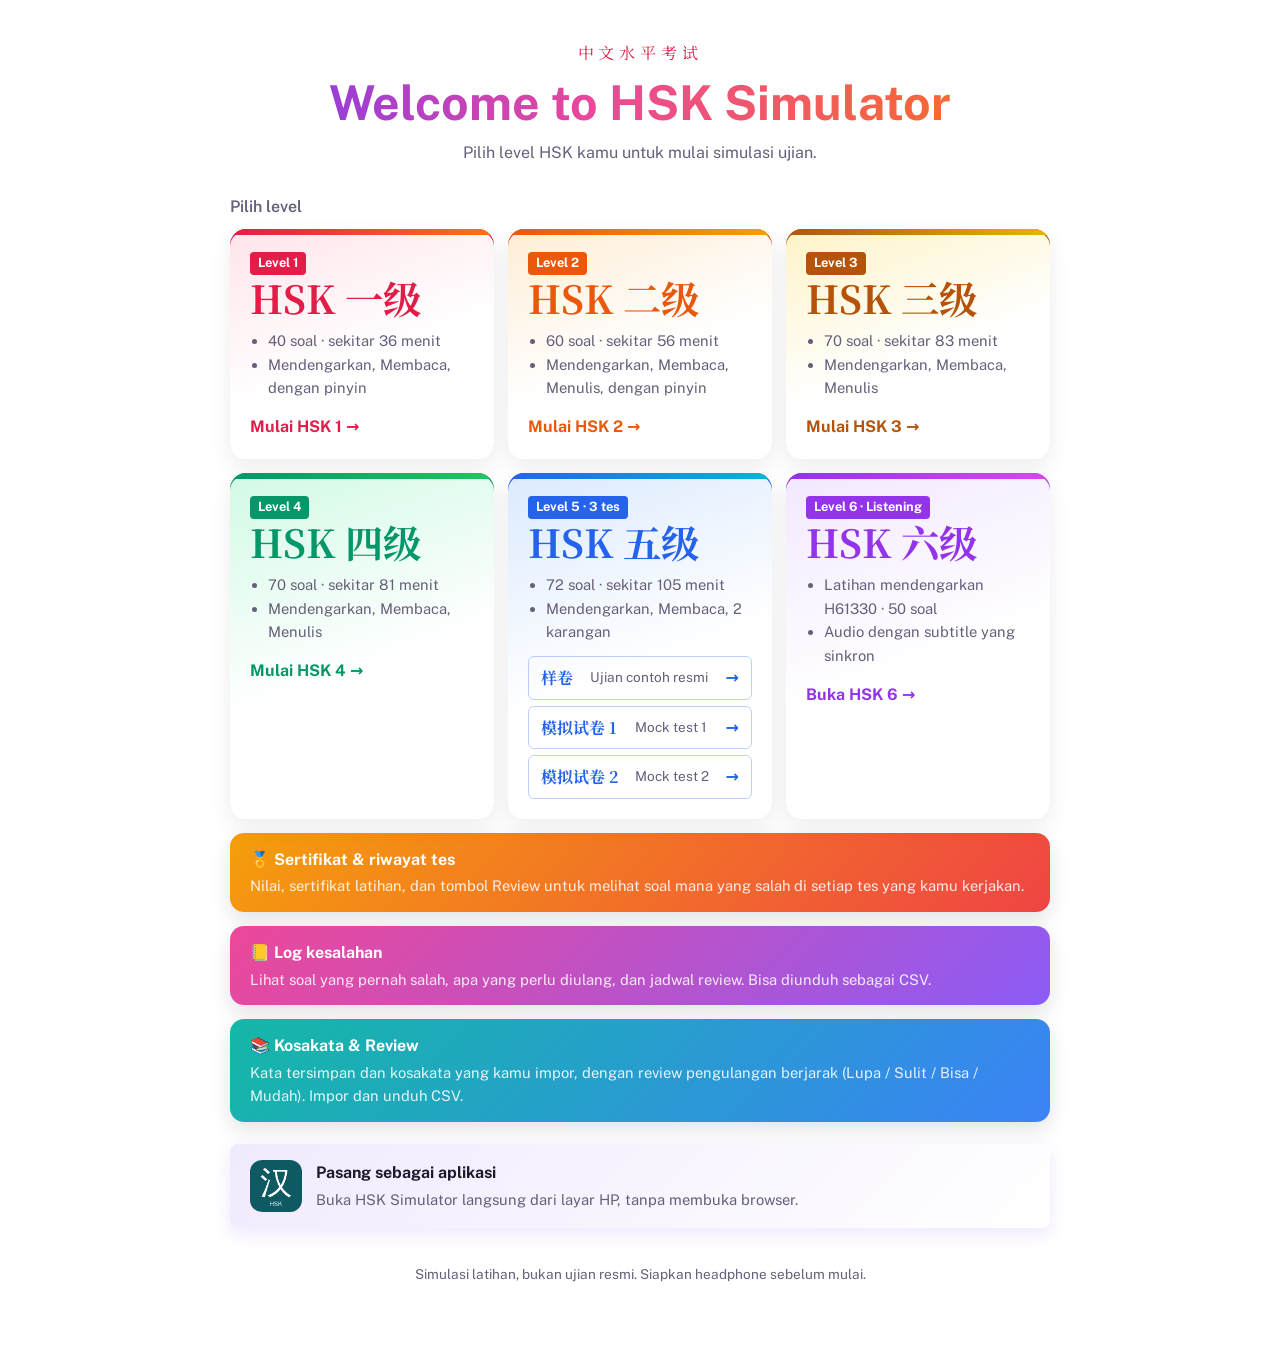
<file: index.html>
<!doctype html>
<html lang="id" data-lv="home"><head><meta charset="utf-8">
<meta name="viewport" content="width=device-width, initial-scale=1, viewport-fit=cover">
<title>HSK Simulator</title>
<meta name="description" content="Simulasi ujian HSK online: pilih level, kerjakan soal dengan timer, dan lihat hasilnya.">
<link rel="manifest" href="/manifest.webmanifest">
<meta name="theme-color" content="#0e5a63">
<link rel="icon" type="image/png" sizes="32x32" href="/icons/favicon-32.png">
<link rel="apple-touch-icon" href="/icons/apple-touch-icon.png">
<meta name="apple-mobile-web-app-capable" content="yes">
<meta name="mobile-web-app-capable" content="yes">
<meta name="apple-mobile-web-app-title" content="HSK Simulator">
<link href="https://fonts.googleapis.com/css2?family=Noto+Serif+SC:wght@400;700&family=Public+Sans:wght@400;600;700&display=swap" rel="stylesheet">
<style>
:root{--bg:#e9edf1;--paper:#fff;--ink:#17212b;--mute:#5b6773;--line:#c8d0d8;--on:#0e5a63;--onbg:#dff0f2;--red:#b42318;box-sizing:border-box}
@media (prefers-color-scheme:dark){:root:not([data-theme="light"]){--bg:#10161c;--paper:#18212a;--ink:#e8edf1;--mute:#9aa7b3;--line:#33404c;--on:#5cc4cf;--onbg:#173238;--red:#ff8a7a}}
:root[data-theme="dark"]{--bg:#10161c;--paper:#18212a;--ink:#e8edf1;--mute:#9aa7b3;--line:#33404c;--on:#5cc4cf;--onbg:#173238;--red:#ff8a7a}
body{margin:0;background:var(--bg);color:var(--ink);font:16px/1.6 "Public Sans",system-ui,sans-serif}
.zh{font-family:"Noto Serif SC","Songti SC","SimSun",serif}
main{max-width:820px;margin:0 auto;padding:40px 16px 60px}
header{text-align:center;margin-bottom:28px}
header .zh{color:var(--red);letter-spacing:.3em;margin:0}
h1{font-size:clamp(2rem,6vw,3rem);line-height:1.15;margin:.2em 0}
header p{color:var(--mute);margin:0}
h2{font-size:1rem;color:var(--mute);font-weight:600;margin:0 0 10px}
.lv{display:grid;grid-template-columns:repeat(auto-fit,minmax(220px,1fr));gap:14px}
.card{display:block;text-decoration:none;color:inherit;background:var(--paper);border:1px solid var(--line);border-radius:8px;padding:20px;transition:border-color .15s,transform .15s}
a.card:hover,a.card:focus-visible{border-color:var(--on);transform:translateY(-2px)}
.card .big{font:700 2.4rem/1 "Noto Serif SC",serif;display:block;margin:4px 0 10px}
.card .tag{display:inline-block;background:var(--onbg);color:var(--on);border-radius:4px;padding:1px 8px;font-size:.8rem;font-weight:700}
.card ul{margin:12px 0 0;padding-left:18px;color:var(--mute);font-size:.92rem}
.card .go{display:inline-block;margin-top:14px;font-weight:700;color:var(--on)}
.card.soon{opacity:.55}
.tests{display:grid;gap:6px;margin-top:12px}.tests a{display:flex;justify-content:space-between;align-items:center;gap:10px;text-decoration:none;color:var(--on);border:1px solid var(--line);border-radius:6px;padding:8px 12px;font-weight:700}.tests a:hover,.tests a:focus-visible{border-color:var(--on);background:var(--onbg)}.tests a span{color:var(--mute);font-weight:400;font-size:.85rem}.tests a::after{content:"→"}
.logc{margin-top:14px;display:flex;flex-direction:column;gap:2px;padding:14px 20px}.logc span{color:var(--mute);font-size:.92rem}
.app{margin-top:22px;background:var(--paper);border:1px solid var(--line);border-radius:8px;padding:16px 20px;display:flex;gap:14px;align-items:center;flex-wrap:wrap}.app img{width:52px;height:52px;border-radius:12px}.app div{flex:1;min-width:200px}.app p{margin:2px 0 0;color:var(--mute);font-size:.92rem}.app button{font:inherit;font-weight:700;background:var(--on);color:var(--paper);border:0;border-radius:6px;padding:10px 20px;cursor:pointer}
:focus-visible{outline:3px solid var(--on);outline-offset:2px}
footer{color:var(--mute);font-size:.85rem;text-align:center;margin-top:36px}
</style>
<link rel="stylesheet" href="/theme.css"></head><body>
<main>
<header><p class="zh">中文水平考试</p><h1>Welcome to HSK Simulator</h1><p>Pilih level HSK kamu untuk mulai simulasi ujian.</p></header>
<h2>Pilih level</h2>
<div class="lv">
<a class="card" href="hsk1/"><span class="tag">Level 1</span><span class="big zh">HSK 一级</span>
<ul><li>40 soal · sekitar 36 menit</li><li>Mendengarkan, Membaca, dengan pinyin</li></ul><span class="go">Mulai HSK 1 →</span></a>
<a class="card" href="hsk2/"><span class="tag">Level 2</span><span class="big zh">HSK 二级</span>
<ul><li>60 soal · sekitar 56 menit</li><li>Mendengarkan, Membaca, Menulis, dengan pinyin</li></ul><span class="go">Mulai HSK 2 →</span></a>
<a class="card" href="hsk3/"><span class="tag">Level 3</span><span class="big zh">HSK 三级</span>
<ul><li>70 soal · sekitar 83 menit</li><li>Mendengarkan, Membaca, Menulis</li></ul><span class="go">Mulai HSK 3 →</span></a>
<a class="card" href="hsk4/"><span class="tag">Level 4</span><span class="big zh">HSK 四级</span>
<ul><li>70 soal · sekitar 81 menit</li><li>Mendengarkan, Membaca, Menulis</li></ul><span class="go">Mulai HSK 4 →</span></a>
<div class="card multi"><span class="tag">Level 5 · 3 tes</span><span class="big zh">HSK 五级</span>
<ul><li>72 soal · sekitar 105 menit</li><li>Mendengarkan, Membaca, 2 karangan</li></ul>
<div class="tests"><a href="hsk5/"><b class="zh">样卷</b><span>Ujian contoh resmi</span></a><a href="hsk5/mock1/"><b class="zh">模拟试卷 1</b><span>Mock test 1</span></a><a href="hsk5/mock2/"><b class="zh">模拟试卷 2</b><span>Mock test 2</span></a></div></div>
<a class="card" href="hsk6/"><span class="tag">Level 6 · Listening</span><span class="big zh">HSK 六级</span>
<ul><li>Latihan mendengarkan H61330 · 50 soal</li><li>Audio dengan subtitle yang sinkron</li></ul><span class="go">Buka HSK 6 →</span></a>
</div>
<a class="card logc" href="sertifikat/"><b>🏅 Sertifikat &amp; riwayat tes</b><span>Nilai, sertifikat latihan, dan tombol Review untuk melihat soal mana yang salah di setiap tes yang kamu kerjakan.</span></a>
<a class="card logc" href="log/"><b>📒 Log kesalahan</b><span>Lihat soal yang pernah salah, apa yang perlu diulang, dan jadwal review. Bisa diunduh sebagai CSV.</span></a>
<a class="card logc" href="kata/"><b>📚 Kosakata & Review</b><span>Kata tersimpan dan kosakata yang kamu impor, dengan review pengulangan berjarak (Lupa / Sulit / Bisa / Mudah). Impor dan unduh CSV.</span></a>
<section class="app" id="app" hidden><img src="/icons/icon-192.png" alt=""><div><b>Pasang sebagai aplikasi</b><p id="how">Buka HSK Simulator langsung dari layar HP, tanpa membuka browser.</p></div><button id="inst" hidden>Pasang</button></section>
<footer>Simulasi latihan, bukan ujian resmi. Siapkan headphone sebelum mulai.</footer>
</main>
<script>
(()=>{const box=document.getElementById('app'),b=document.getElementById('inst'),how=document.getElementById('how');
if(matchMedia('(display-mode: standalone)').matches||navigator.standalone)return;
let ev;addEventListener('beforeinstallprompt',e=>{e.preventDefault();ev=e;box.hidden=false;b.hidden=false});
b.onclick=async()=>{if(!ev)return;ev.prompt();await ev.userChoice;ev=null;box.hidden=true};
addEventListener('appinstalled',()=>box.hidden=true);
if(/iphone|ipad|ipod/i.test(navigator.userAgent)){box.hidden=false;how.innerHTML='Di Safari, ketuk tombol <b>Bagikan</b> (kotak dengan panah ke atas), lalu pilih <b>Tambah ke Layar Utama</b>.'}})();
</script>
<script>if('serviceWorker' in navigator)addEventListener('load',()=>navigator.serviceWorker.register('/sw.js').catch(()=>{}))</script>
</body></html>
</file>
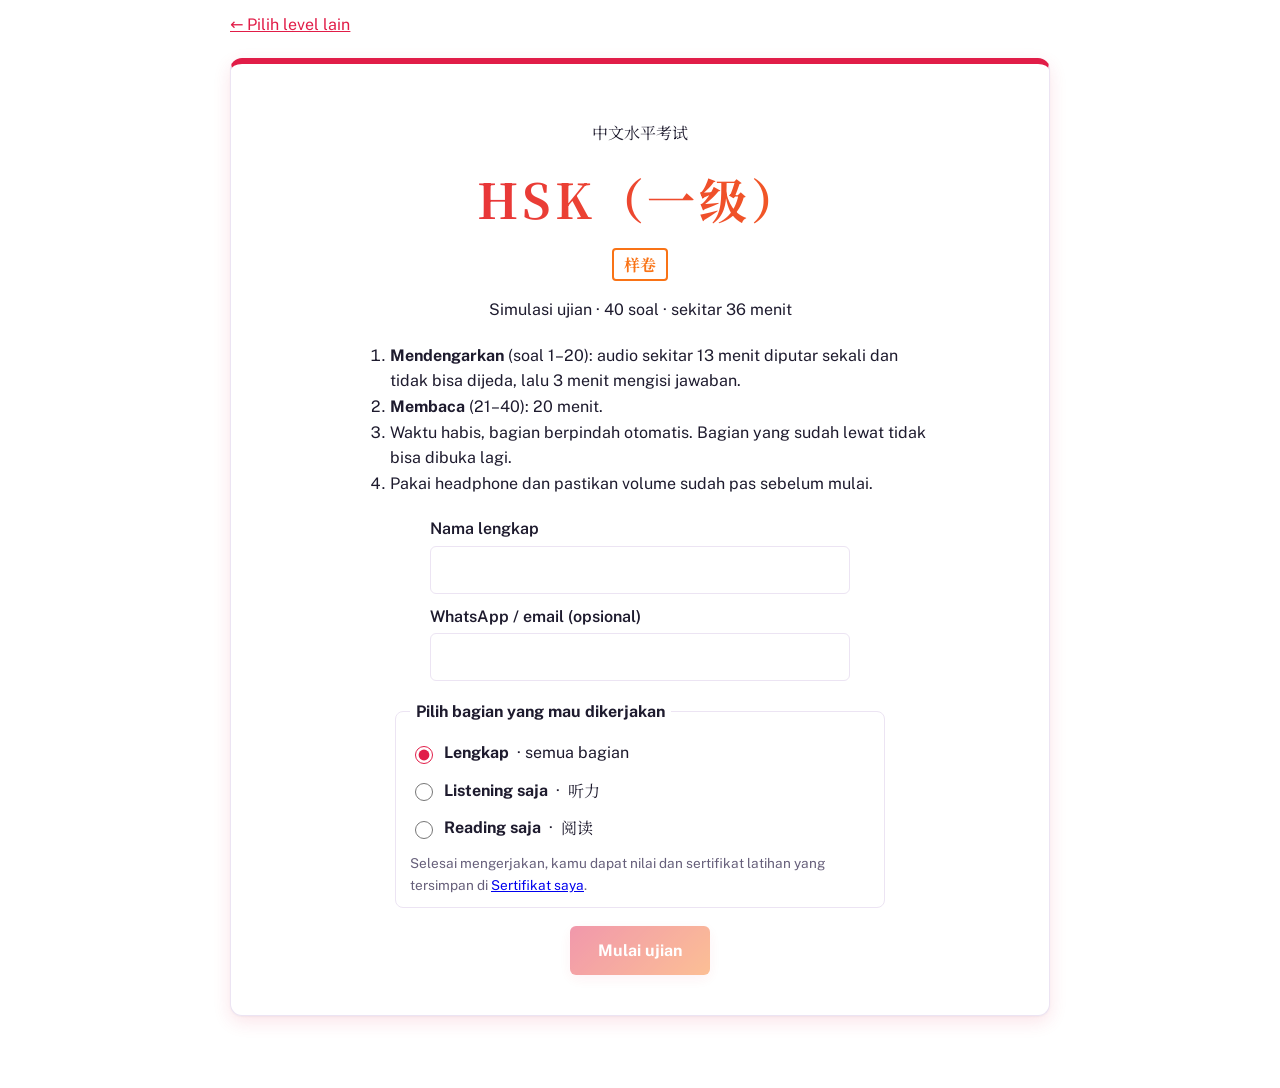
<file: hsk1/index.html>
<!doctype html>
<html lang="id" data-lv="1"><head><meta charset="utf-8">
<meta name="viewport" content="width=device-width, initial-scale=1, viewport-fit=cover">
<title>HSK 1 Mock Test</title>
<link rel="manifest" href="/manifest.webmanifest">
<meta name="theme-color" content="#0e5a63">
<link rel="icon" type="image/png" sizes="32x32" href="/icons/favicon-32.png">
<link rel="apple-touch-icon" href="/icons/apple-touch-icon.png">
<meta name="apple-mobile-web-app-capable" content="yes">
<meta name="mobile-web-app-capable" content="yes">
<meta name="apple-mobile-web-app-title" content="HSK Simulator">
<link href="https://fonts.googleapis.com/css2?family=Noto+Serif+SC:wght@400;700&family=Public+Sans:wght@400;600;700&display=swap" rel="stylesheet">
<style>
:root{--bg:#e9edf1;--paper:#fff;--ink:#17212b;--mute:#5b6773;--line:#c8d0d8;--on:#0e5a63;--onbg:#dff0f2;--red:#b42318;--ok:#1b7a3d;box-sizing:border-box;padding-top:env(safe-area-inset-top,0px);padding-bottom:env(safe-area-inset-bottom,0px)}
@media (prefers-color-scheme:dark){:root:not([data-theme="light"]){--bg:#10161c;--paper:#18212a;--ink:#e8edf1;--mute:#9aa7b3;--line:#33404c;--on:#5cc4cf;--onbg:#173238;--red:#ff8a7a;--ok:#6fd08c}}
:root[data-theme="dark"]{--bg:#10161c;--paper:#18212a;--ink:#e8edf1;--mute:#9aa7b3;--line:#33404c;--on:#5cc4cf;--onbg:#173238;--red:#ff8a7a;--ok:#6fd08c}
html{scroll-padding-top:150px}
body{margin:0;background:var(--bg);color:var(--ink);font:16px/1.6 "Public Sans",system-ui,sans-serif}
.zh{font-family:"Noto Serif SC","Songti SC","SimSun",serif}
main{max-width:820px;margin:0 auto;padding:12px 12px 60px}
.paper{background:var(--paper);border:1px solid var(--line);border-radius:6px;padding:20px 22px;margin:12px 0}
.cover{text-align:center;padding:40px 22px}
.cover h1{font-size:3rem;margin:.2em 0;letter-spacing:.08em}
.cover ol{text-align:left;max-width:540px;margin:20px auto}
.seal{display:inline-block;border:2px solid var(--red);color:var(--red);padding:2px 10px;border-radius:4px;font-weight:700}
.back{display:inline-block;margin-bottom:8px;color:var(--on)}
button{font:inherit;cursor:pointer}
.go{background:var(--on);color:var(--paper);border:0;border-radius:6px;padding:12px 28px;font-weight:700}
.go:disabled{opacity:.45;cursor:not-allowed}
.who{max-width:420px;margin:0 auto 18px;text-align:left;display:grid;gap:10px}.who label{display:grid;gap:4px;font-weight:600}.who input{font:inherit;padding:10px;border:1px solid var(--line);border-radius:6px;background:var(--paper);color:var(--ink)}
.bar{position:sticky;top:env(safe-area-inset-top,0px);z-index:5;background:var(--paper);border-bottom:2px solid var(--on);padding:8px 12px}
.bar .row{max-width:820px;margin:0 auto;display:flex;gap:12px;align-items:center;flex-wrap:wrap}
.bar .nm{flex:1;min-width:140px}.bar small{display:block;color:var(--mute)}
.tm{font:700 1.9rem/1 "Public Sans",sans-serif;font-variant-numeric:tabular-nums}.tm.low{color:var(--red)}
.fin{background:none;border:1px solid var(--line);color:var(--ink);border-radius:6px;padding:6px 12px}
.chips{max-width:820px;margin:6px auto 0;display:flex;flex-wrap:wrap;gap:4px}
.chip{min-width:30px;height:26px;border:1px solid var(--line);background:none;color:var(--mute);border-radius:4px;font-size:.8rem;padding:0}
.chip.done{background:var(--on);border-color:var(--on);color:var(--paper)}
.blk h2{margin:0 0 4px;font-size:1.15rem}.note{color:var(--mute);margin:0 0 10px}
.pz{display:inline-flex;flex-direction:column;align-items:flex-start;line-height:1.25}
.pz small{font-family:"Public Sans",sans-serif;color:var(--mute);font-size:.72rem}
.imgs{display:grid;grid-template-columns:repeat(auto-fill,minmax(140px,1fr));gap:10px;margin:10px 0}
.imgs figure{margin:0;text-align:center;background:#fff;border:1px solid var(--line);border-radius:6px;padding:6px}
.imgs img{max-width:100%;height:110px;object-fit:contain}.imgs figcaption{font-weight:700;color:#17212b}
.bank{display:grid;grid-template-columns:repeat(auto-fit,minmax(150px,1fr));gap:6px 14px;padding:10px 14px;margin:8px 0;background:var(--bg);border-radius:6px}
.bank div{display:flex;gap:8px;align-items:flex-end}
.q{display:flex;gap:10px;align-items:flex-start;flex-wrap:wrap;padding:10px 0;border-top:1px solid var(--line)}
.no{min-width:28px;font-variant-numeric:tabular-nums}
.t{flex:1 1 280px;font-size:1.08rem;display:flex;flex-direction:column;gap:6px}
.t .star{color:var(--mute)}
.opts{display:grid;grid-template-columns:repeat(auto-fit,minmax(150px,1fr));gap:6px;flex-basis:100%;padding-left:38px}
.opts.l{display:flex;flex-wrap:wrap}
.ch{border:1px solid var(--line);background:var(--paper);color:var(--ink);border-radius:6px;min-height:44px;padding:6px 12px;text-align:left;display:flex;gap:8px;align-items:flex-end}
.opts.l .ch{min-width:46px;justify-content:center}
.ch.on{background:var(--on);border-color:var(--on);color:var(--paper)}.ch.on small{color:var(--paper)}
.ch.pic{flex-direction:column;align-items:center;background:#fff;color:#17212b;padding:6px}.ch.pic img{height:96px;max-width:100%;object-fit:contain}
.ch.pic.on{outline:3px solid var(--on);outline-offset:-3px;background:var(--onbg)}
:focus-visible{outline:3px solid var(--on);outline-offset:2px}
.sum{display:grid;grid-template-columns:repeat(auto-fit,minmax(150px,1fr));gap:10px}
.card{border:1px solid var(--line);border-radius:6px;padding:12px}.card b{font-size:1.8rem;display:block}
table{width:100%;border-collapse:collapse;font-size:.92rem}th,td{padding:5px 8px;border-bottom:1px solid var(--line);text-align:left}
.r-ok td:last-child{color:var(--ok)}.r-no td:last-child{color:var(--red)}
.tw{overflow-x:auto}.sent{font-weight:600}
</style>
<link rel="stylesheet" href="/theme.css"></head><body>
<form name="hasil-hsk1" data-netlify="true" netlify-honeypot="bot-field" hidden>
<input name="bot-field"><input name="nama"><input name="kontak"><input name="mendengarkan"><input name="membaca"><input name="total_otomatis"><input name="mulai"><input name="selesai"><input name="durasi_menit"><textarea name="jawaban_1_40"></textarea>
</form>
<main id="app"></main>
<script src="/cert.js"></script>
<audio id="au" preload="auto" src="listening.mp3"></audio>
<script>
const KEY='CABAC'+'CAABC'+'EFBDA'+'ABCAC'+'FADBC'+'DECBA'+'FABCE'+'BBCCA';
const k=n=>KEY[n-1];
// [pinyin, hanzi]
const OP={
6:[['xīngqīsì','星期四'],['sān kuài qián','三块钱'],['wǔ kǒu rén','五口人']],
7:[['qiánbian','前边'],['zuò fàn','做饭'],['bú kèqi','不客气']],
8:[['bú huì','不会'],['xiě zì','写字'],['zuótiān wǎnshang','昨天晚上']],
9:[['hǎowánr','好玩儿'],['wán diànnǎo','玩电脑'],['shàng dàxué le','上大学了']],
10:[['Hànyǔ kè','汉语课'],['nán xuéshēng','男学生'],['wǒ yě bú rènshi','我也不认识']],
16:[['bìng le','病了'],['méi lái shàngxué','没来上学'],['bù xiǎng shuìjiào','不想睡觉']],
17:[['mài chē','卖车'],['dǎ diànhuà','打电话'],['zhǎo shǒujī','找手机']],
18:[['hěn xīn','很新'],['tài guì le','太贵了'],['bù hǎokàn','不好看']],
19:[['xuéxiào lǐbian','学校里边'],['yīyuàn hòubian','医院后边'],['chāoshì hòumiàn','超市后面']],
20:[['yí gè yuè','一个月'],['sān gè yuè','三个月'],['liù gè yuè','六个月']],
36:[['xiǎoxuéshēng','小学生'],['tā de jiārén','他的家人'],['tā nánpéngyou','他男朋友']],
37:[['shàngbān','上班'],['kàn diànyǐng','看电影'],['jiàn tóngxué','见同学']],
38:[['bāozi','包子'],['miànbāo','面包'],['miàntiáor','面条儿']],
39:[['','8:00'],['','9:00'],['','9:30']],
40:[['gōngzuò máng','工作忙'],['hái zài dúshū','还在读书'],['dào guówài le','到国外了']]};
const TX={
21:['Wáng xiānsheng, zàijiàn.','王先生，再见。'],22:['Dìdi hěn ài chàng gē.','弟弟很爱唱歌。'],23:['Zǎofàn chī jīdàn hé niúnǎi, zěnmeyàng?','早饭吃鸡蛋和牛奶，怎么样？'],24:['Jīntiān shì mèimei shàng xiǎoxué de dì-yī tiān.','今天是妹妹上小学的第一天。'],25:['Zǎoshang xià yǔ le, yǒudiǎnr lěng.','早上下雨了，有点儿冷。'],
26:['Tā shì shéi?','她是谁？'],27:['Duìbuqǐ.','对不起。'],28:["Nǐ nǚ'ér duō dà le?",'你女儿多大了？'],29:['Nǐ zěnme huí xuéxiào?','你怎么回学校？'],30:['Qǐngwèn, zhège diànshì duōshao qián?','请问，这个电视多少钱？'],
31:['Jīntiān shūdiàn li yǒu (　) duō xiǎopéngyǒu.','今天书店里有（　）多小朋友。'],32:['Tāmen (　) xuéle Zhōngwén.','他们（　）学了中文。'],33:['Wǒ juéde dì-èr gè bēizi (　), mǎi nàge ba.','我觉得第二个杯子（　），买那个吧。'],34:['Xiàkè, tóngxuémen (　) yíxià.','下课，同学们（　）一下。'],35:['A: Nǐ shuō shénme? Wǒ méi tīngjiàn.  B: Wǒ shuō, wǒ míngtiān báitiān yǒu (　), bù néng lái le.','A：你说什么？我没听见。　B：我说，我明天白天有（　），不能来了。'],
36:['Tā jiào Duōduo, shì wǒ de hǎopéngyou, yě shì wǒ de jiārén.','它叫多多，是我的好朋友，也是我的家人。','“Duōduo” shì:','★“多多”是：'],
37:['Wǒ xīngqītiān bú shàngbān, yào hé háizi qù kàn diànyǐng.','我星期天不上班，要和孩子去看电影。','Tā xīngqītiān yào:','★ 他星期天要：'],
38:['Māma zhōngwǔ zuòle miàntiáor, dàjiā dōu juéde hǎochī.','妈妈中午做了面条儿，大家都觉得好吃。','Dàjiā juéde shénme hǎochī?','★ 大家觉得什么好吃？'],
39:['Bā diǎn tài zǎo le, wǒmen jiǔ diǎn bàn jiàn ba.','八点太早了，我们九点半见吧。','Tā xiǎng jǐ diǎn jiàn?','★ 他想几点见？'],
40:['Wǒ jiějie shì yīshēng, tā gōngzuò hěn máng.','我姐姐是医生，她工作很忙。','Jiějie:','★ 姐姐：']};
const pz=(p,z)=>`<span class="pz">${p?`<small>${p}</small>`:''}<span class="zh">${z}</span></span>`;
const R=(a,b)=>Array.from({length:b-a+1},(_,i)=>a+i);
const IMG=(pre,n)=>`<div class="imgs">${'ABCDEF'.slice(0,n).split('').map(L=>`<figure><img src="img/${pre}${L}.jpg" alt="Gambar ${L}"><figcaption>${L}</figcaption></figure>`).join('')}</div>`;
const BANK=a=>`<div class="bank">${a.map(x=>`<div><b>${x[0]}</b>${pz(x[1],x[2])}</div>`).join('')}</div>`;
const B=[
{sec:0,title:'第一部分',note:'第 1～5 题：听录音，选出正确的图片。',qs:R(1,5),kind:'pic3'},
{sec:0,title:'第二部分',note:'第 6～10 题：听录音，选出正确答案。',qs:R(6,10),kind:'op'},
{sec:0,title:'第三部分',note:'第 11～15 题：听对话，选出对应的图片。例如：你好！很高兴认识你。→ C',html:IMG('l',6),qs:R(11,15),kind:'let6'},
{sec:0,title:'第四部分',note:'第 16～20 题：听录音和问题，选出正确答案。',qs:R(16,20),kind:'op'},
{sec:1,title:'第一部分',note:'第 21～25 题：选出与句子对应的图片。例如：我很喜欢这本书。→ E',html:IMG('r',6),qs:R(21,25),kind:'let6'},
{sec:1,title:'第二部分',note:'第 26～30 题：选出合适的回答。例如：你喝水吗？→ F',html:BANK([['A','yuán.','2500 元。'],['B','Zuò chūzūchē.','坐出租车。'],['C','Shí suì le.','十岁了。'],['D','Wǒ nǚpéngyou.','我女朋友。'],['E','Méi guānxi.','没关系。'],['F','Hǎo de, xièxie!','好的，谢谢！']]),qs:R(26,30),kind:'let6'},
{sec:1,title:'第三部分',note:'第 31～35 题：选词填空。例如：你（D）什么名字？',html:BANK([['A','shàngwǔ','上午'],['B','piàoliang','漂亮'],['C','xiūxi','休息'],['D','jiào','叫'],['E','shì','事'],['F','hěn','很']]),qs:R(31,35),kind:'let6'},
{sec:1,title:'第四部分',note:'第 36～40 题：读句子，选出正确答案。',qs:R(36,40),kind:'op'}];
const KIND={};B.forEach(b=>b.qs.forEach(n=>KIND[n]=b.kind));
const ST=[{n:'听力 · Mendengarkan',a:1,b:20},{n:'阅读 · Membaca',a:21,b:40,min:20}];
CERT.setup({level:1,title:'HSK 1 · 样卷',sections:[{key:'L',zh:'听力',en:'Listening',stage:0,items:()=>CERT.items(1,20)},{key:'R',zh:'阅读',en:'Reading',stage:1,items:()=>CERT.items(21,40)}]});
const PART=n=>(n<=20?'Mendengarkan':'Membaca')+' · Bagian '+(((n-1)%20)/5+1|0);
const $=s=>document.querySelector(s),app=$('#app'),au=$('#au'),A={};
let stage=-1,end=0,timer,U={nama:'',kontak:''},T0=0;
const fmt=s=>String(Math.floor(s/60)).padStart(2,'0')+':'+String(s%60).padStart(2,'0');
const btn=(n,v,inner,cls='')=>`<button type="button" class="ch ${cls}${A[n]==v?' on':''}" data-n="${n}" data-v="${v}">${inner}</button>`;
function intro(){app.innerHTML=`<a class="back" href="../">← Pilih level lain</a><section class="paper cover"><p class="zh">中文水平考试</p><h1 class="zh">HSK（一级）</h1><span class="seal zh">样卷</span>
<p>Simulasi ujian · 40 soal · sekitar 36 menit</p>
<ol><li><b>Mendengarkan</b> (soal 1–20): audio sekitar 13 menit diputar sekali dan tidak bisa dijeda, lalu 3 menit mengisi jawaban.</li><li><b>Membaca</b> (21–40): 20 menit.</li><li>Waktu habis, bagian berpindah otomatis. Bagian yang sudah lewat tidak bisa dibuka lagi.</li><li>Pakai headphone dan pastikan volume sudah pas sebelum mulai.</li></ol>
<div class="who"><label>Nama lengkap<input id="nm" autocomplete="name" required></label><label>WhatsApp / email (opsional)<input id="kt" autocomplete="email"></label></div>
${CERT.picker()}<button class="go" id="start" disabled>Mulai ujian</button></section>`;
const nm=$('#nm'),kt=$('#kt'),st=$('#start');nm.oninput=()=>st.disabled=!nm.value.trim();
st.onclick=()=>{U={nama:nm.value.trim(),kontak:kt.value.trim()};T0=Date.now();CERT.start();run(CERT.first())}}
function qHTML(n){const K=KIND[n],no=`<b class="no">${n}</b>`,t=TX[n];
const txt=t?`<span class="t">${pz(t[0],t[1])}${t[2]?`<span class="star">${pz(t[2],t[3])}</span>`:''}</span>`:'';
if(K=='pic3')return `<div class="q" id="q${n}">${no}<div class="opts">${'ABC'.split('').map(L=>btn(n,L,`<img src="img/q${n}${L}.jpg" alt="Gambar ${L}"><b>${L}</b>`,'pic')).join('')}</div></div>`;
if(K=='let6')return `<div class="q" id="q${n}">${no}${txt}<div class="opts l">${'ABCDEF'.split('').map(L=>btn(n,L,`<b>${L}</b>`)).join('')}</div></div>`;
return `<div class="q" id="q${n}">${no}${txt}<div class="opts">${OP[n].map((o,i)=>btn(n,'ABC'[i],`<b>${'ABC'[i]}</b>${pz(o[0],o[1])}`)).join('')}</div></div>`}
function bHTML(b){return `<section class="paper blk"><h2 class="zh">${b.title}</h2>${b.note?`<p class="note zh">${b.note}</p>`:''}${b.html||''}${b.qs.map(qHTML).join('')}</section>`}
function run(i){stage=i;const S=ST[i];
const dur=isFinite(au.duration)?Math.ceil(au.duration):795;
end=Date.now()+(i==0?dur+180:S.min*60)*1000;
let c='';for(let n=S.a;n<=S.b;n++)c+=`<button class="chip${A[n]?' done':''}" id="c${n}" data-go="${n}">${n}</button>`;
app.innerHTML=`<header class="bar"><div class="row"><div class="nm"><b class="zh">${S.n}</b><small id="lab"></small></div><span class="tm" id="tm" role="timer">--:--</span><button class="fin" id="fin">Selesai bagian ini</button><button class="fin" id="pl" hidden>Putar audio</button></div><div class="chips">${c}</div></header>`+B.filter(b=>b.sec==i).map(bHTML).join('');
scrollTo(0,0);
$('#fin').onclick=function(){if(this.dataset.c)return next();this.dataset.c=1;this.textContent=(stage==0&&!au.ended)?'Audio akan berhenti. Klik lagi':'Yakin? Klik lagi';setTimeout(()=>{delete this.dataset.c;this.textContent='Selesai bagian ini'},4000)};
if(i==0){$('#pl').onclick=()=>{au.play();$('#pl').hidden=true};au.currentTime=0;au.play().catch(()=>{$('#pl').hidden=false})}
clearInterval(timer);timer=setInterval(tick,500);tick()}
function tick(){const s=Math.max(0,Math.round((end-Date.now())/1000)),t=$('#tm');if(!t)return;t.textContent=fmt(s);t.classList.toggle('low',s<180);
const lab=$('#lab');if(stage==0){lab.textContent=au.ended?'Audio selesai. Isi dan periksa jawabanmu.':'Audio sedang diputar'}else lab.textContent='Sisa waktu bagian ini';
if(s<=0)next()}
function next(){au.pause();clearInterval(timer);CERT.after(stage)!=null?run(CERT.after(stage)):result()}
app.addEventListener('click',e=>{const b=e.target.closest('.ch');if(b){const n=b.dataset.n;A[n]=A[n]==b.dataset.v?'':b.dataset.v;document.querySelectorAll(`.ch[data-n="${n}"]`).forEach(x=>x.classList.toggle('on',x.dataset.v==A[n]));mark(n);return}
const g=e.target.closest('[data-go]');if(g)$('#q'+g.dataset.go)?.scrollIntoView({behavior:'smooth',block:'start'})});
function mark(n){const c=$('#c'+n);if(c)c.classList.toggle('done',!!A[n])}
const ok=n=>A[n]==k(n);
const cnt=(a,b)=>{let c=0;for(let n=a;n<=b;n++)if(ok(n))c++;return c};
function result(){stage=2;const c1=cnt(1,20),c2=cnt(21,40),tot=c1+c2;let rows='';
for(let n=1;n<=40;n++)rows+=`<tr class="${ok(n)?'r-ok':'r-no'}"><td>${n}</td><td>${A[n]||'–'}</td><td>${k(n)}</td><td>${ok(n)?'Benar':'Salah'}</td></tr>`;
app.innerHTML=`<section class="paper" id="res"><h2>Hasil ujian</h2><div class="sum" id="sum"><div class="card"><span class="zh">听力 Mendengarkan</span><b>${c1}/20</b>${c1*5}%</div><div class="card"><span class="zh">阅读 Membaca</span><b>${c2}/20</b>${c2*5}%</div><div class="card"><span>Total</span><b>${tot}/40</b>${Math.round(tot/40*100)}%</div></div>
<p class="note">Persentase adalah perkiraan sederhana (jumlah benar dibagi jumlah soal), bukan konversi skor resmi HSK.</p></section>
<section class="paper"><h2>Lembar jawaban 1–40</h2><div class="tw"><table><thead><tr><th>No</th><th>Jawabanmu</th><th>Kunci</th><th>Hasil</th></tr></thead><tbody>${rows}</tbody></table></div><p><button class="go" onclick="location.reload()">Ulangi ujian</button></p></section>`;
scrollTo(0,0);send(c1,c2);
CERT.finish();HSKLog.render($('#res'),{level:'HSK 1',name:U.nama,items:R(1,40).filter(n=>!ok(n)).map(n=>({q:n,section:PART(n),text:TX[n]?TX[n][1]+(TX[n][3]?' '+TX[n][3]:''):'',my:A[n],key:k(n)}))})}
function send(c1,c2){const t1=Date.now(),
d={'form-name':'hasil-hsk1',nama:U.nama,kontak:U.kontak,mendengarkan:c1+'/20',membaca:c2+'/20',total_otomatis:(c1+c2)+'/40',
mulai:new Date(T0).toLocaleString('id-ID'),selesai:new Date(t1).toLocaleString('id-ID'),durasi_menit:String(Math.round((t1-T0)/60000)),
jawaban_1_40:R(1,40).map(n=>`${n}:${A[n]||'-'}${ok(n)?'✓':'✗'}`).join(' ')};
const m=document.createElement('p');m.className='sent';m.textContent='Mengirim hasil…';$('#sum').after(m);
fetch('/',{method:'POST',headers:{'Content-Type':'application/x-www-form-urlencoded'},body:new URLSearchParams(d).toString()})
.then(r=>{if(!r.ok)throw 0;m.textContent='✓ Hasil sudah terkirim ke guru.';m.style.color='var(--ok)'})
.catch(()=>{m.textContent='Hasil gagal terkirim. Screenshot halaman ini dan kirim ke guru.';m.style.color='var(--red)'})}
intro();
</script>
<script src="/log.js"></script>
<script>if('serviceWorker' in navigator)addEventListener('load',()=>navigator.serviceWorker.register('/sw.js').catch(()=>{}))</script>
</body></html>
</file>
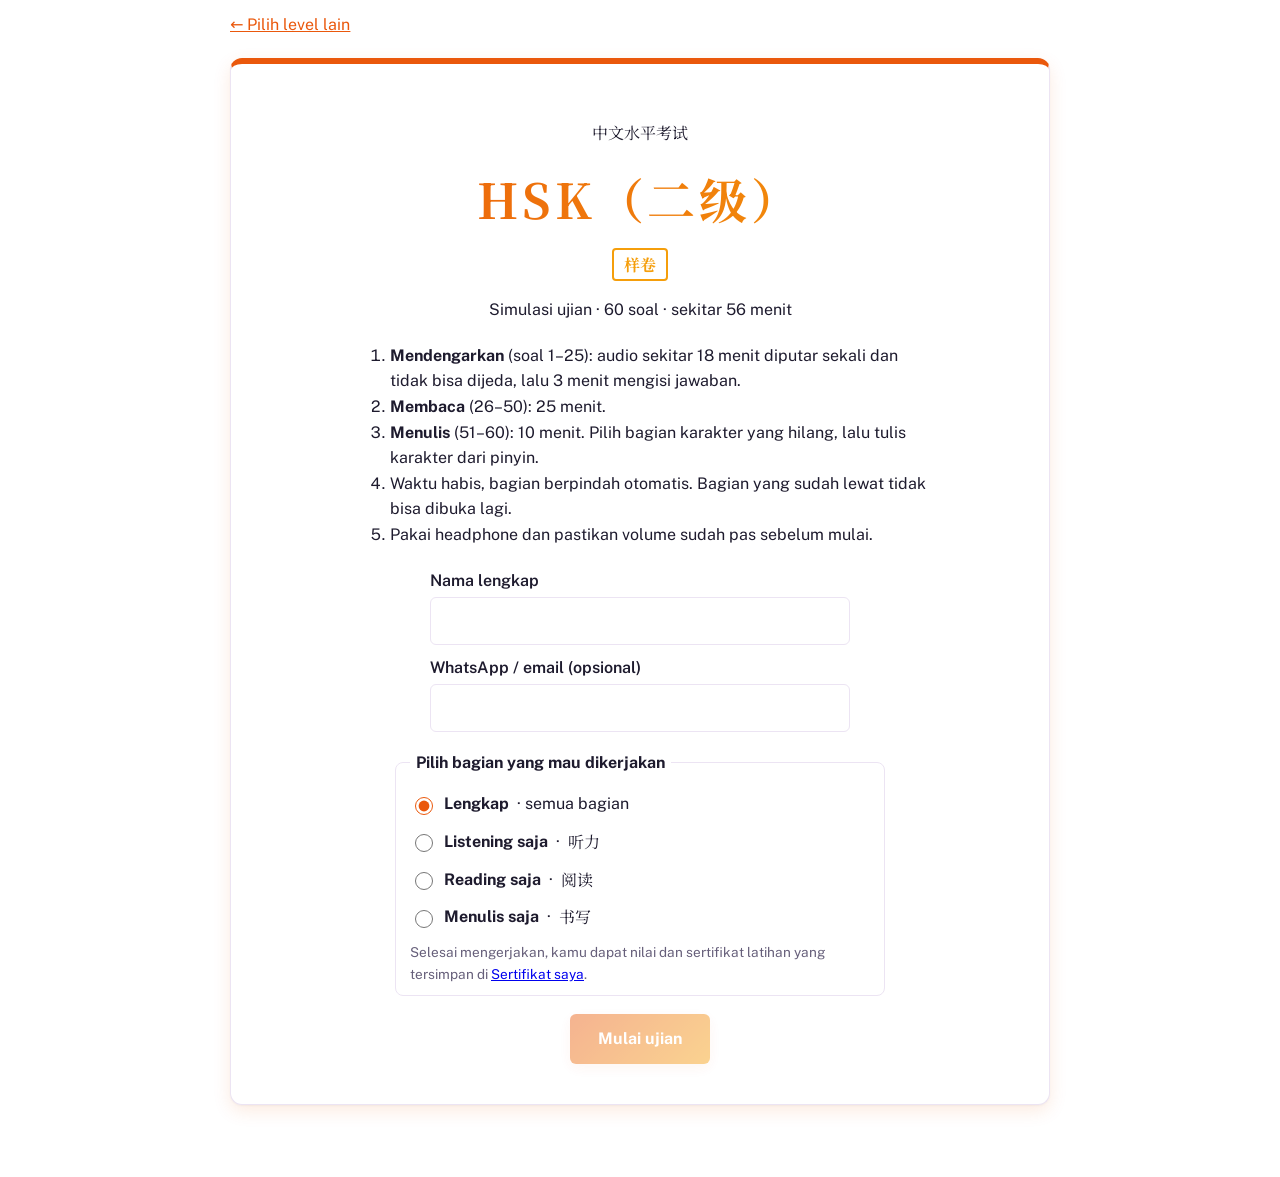
<file: hsk2/index.html>
<!doctype html>
<html lang="id" data-lv="2"><head><meta charset="utf-8">
<meta name="viewport" content="width=device-width, initial-scale=1, viewport-fit=cover">
<title>HSK 2 Mock Test</title>
<link rel="manifest" href="/manifest.webmanifest">
<meta name="theme-color" content="#0e5a63">
<link rel="icon" type="image/png" sizes="32x32" href="/icons/favicon-32.png">
<link rel="apple-touch-icon" href="/icons/apple-touch-icon.png">
<meta name="apple-mobile-web-app-capable" content="yes">
<meta name="mobile-web-app-capable" content="yes">
<meta name="apple-mobile-web-app-title" content="HSK Simulator">
<link href="https://fonts.googleapis.com/css2?family=Noto+Serif+SC:wght@400;700&family=Public+Sans:wght@400;600;700&display=swap" rel="stylesheet">
<style>
:root{--bg:#e9edf1;--paper:#fff;--ink:#17212b;--mute:#5b6773;--line:#c8d0d8;--on:#0e5a63;--onbg:#dff0f2;--red:#b42318;--ok:#1b7a3d;box-sizing:border-box;padding-top:env(safe-area-inset-top,0px);padding-bottom:env(safe-area-inset-bottom,0px)}
@media (prefers-color-scheme:dark){:root:not([data-theme="light"]){--bg:#10161c;--paper:#18212a;--ink:#e8edf1;--mute:#9aa7b3;--line:#33404c;--on:#5cc4cf;--onbg:#173238;--red:#ff8a7a;--ok:#6fd08c}}
:root[data-theme="dark"]{--bg:#10161c;--paper:#18212a;--ink:#e8edf1;--mute:#9aa7b3;--line:#33404c;--on:#5cc4cf;--onbg:#173238;--red:#ff8a7a;--ok:#6fd08c}
html{scroll-padding-top:150px}
body{margin:0;background:var(--bg);color:var(--ink);font:16px/1.6 "Public Sans",system-ui,sans-serif}
.zh{font-family:"Noto Serif SC","Songti SC","SimSun",serif}
main{max-width:820px;margin:0 auto;padding:12px 12px 60px}
.paper{background:var(--paper);border:1px solid var(--line);border-radius:6px;padding:20px 22px;margin:12px 0}
.cover{text-align:center;padding:40px 22px}
.cover h1{font-size:3rem;margin:.2em 0;letter-spacing:.08em}
.cover ol{text-align:left;max-width:540px;margin:20px auto}
.seal{display:inline-block;border:2px solid var(--red);color:var(--red);padding:2px 10px;border-radius:4px;font-weight:700}
.back{display:inline-block;margin-bottom:8px;color:var(--on)}
button{font:inherit;cursor:pointer}
.go{background:var(--on);color:var(--paper);border:0;border-radius:6px;padding:12px 28px;font-weight:700}
.go:disabled{opacity:.45;cursor:not-allowed}
.who{max-width:420px;margin:0 auto 18px;text-align:left;display:grid;gap:10px}.who label{display:grid;gap:4px;font-weight:600}.who input{font:inherit;padding:10px;border:1px solid var(--line);border-radius:6px;background:var(--paper);color:var(--ink)}
.bar{position:sticky;top:env(safe-area-inset-top,0px);z-index:5;background:var(--paper);border-bottom:2px solid var(--on);padding:8px 12px}
.bar .row{max-width:820px;margin:0 auto;display:flex;gap:12px;align-items:center;flex-wrap:wrap}
.bar .nm{flex:1;min-width:140px}.bar small{display:block;color:var(--mute)}
.tm{font:700 1.9rem/1 "Public Sans",sans-serif;font-variant-numeric:tabular-nums}.tm.low{color:var(--red)}
.fin{background:none;border:1px solid var(--line);color:var(--ink);border-radius:6px;padding:6px 12px}
.chips{max-width:820px;margin:6px auto 0;display:flex;flex-wrap:wrap;gap:4px}
.chip{min-width:30px;height:26px;border:1px solid var(--line);background:none;color:var(--mute);border-radius:4px;font-size:.8rem;padding:0}
.chip.done{background:var(--on);border-color:var(--on);color:var(--paper)}
.blk h2{margin:0 0 4px;font-size:1.15rem}.note{color:var(--mute);margin:0 0 10px}
.pz{display:inline-flex;flex-direction:column;align-items:flex-start;line-height:1.25}
.pz small{font-family:"Public Sans",sans-serif;color:var(--mute);font-size:.72rem}
.imgs{display:grid;grid-template-columns:repeat(auto-fill,minmax(140px,1fr));gap:10px;margin:10px 0}
.imgs figure{margin:0;text-align:center;background:#fff;border:1px solid var(--line);border-radius:6px;padding:6px}
.imgs img{max-width:100%;height:110px;object-fit:contain}.imgs figcaption{font-weight:700;color:#17212b}
.bank{display:grid;grid-template-columns:repeat(auto-fit,minmax(200px,1fr));gap:6px 14px;padding:10px 14px;margin:8px 0;background:var(--bg);border-radius:6px}
.bank div{display:flex;gap:8px;align-items:flex-end}
.q{display:flex;gap:10px;align-items:flex-start;flex-wrap:wrap;padding:10px 0;border-top:1px solid var(--line)}
.no{min-width:28px;font-variant-numeric:tabular-nums}
.t{flex:1 1 280px;font-size:1.08rem;display:flex;flex-direction:column;gap:6px}
.t .star{color:var(--mute)}
.opts{display:grid;grid-template-columns:repeat(auto-fit,minmax(150px,1fr));gap:6px;flex-basis:100%;padding-left:38px}
.opts.l{display:flex;flex-wrap:wrap}
.ch{border:1px solid var(--line);background:var(--paper);color:var(--ink);border-radius:6px;min-height:44px;padding:6px 12px;text-align:left;display:flex;gap:8px;align-items:flex-end}
.opts.l .ch{min-width:46px;justify-content:center}
.ch.on{background:var(--on);border-color:var(--on);color:var(--paper)}.ch.on small{color:var(--paper)}
.ch.pic{flex-direction:column;align-items:center;background:#fff;color:#17212b;padding:6px}.ch.pic img{height:96px;max-width:100%;object-fit:contain}
.ch.pic.on{outline:3px solid var(--on);outline-offset:-3px;background:var(--onbg)}
:focus-visible{outline:3px solid var(--on);outline-offset:2px}
.sum{display:grid;grid-template-columns:repeat(auto-fit,minmax(150px,1fr));gap:10px}
.card{border:1px solid var(--line);border-radius:6px;padding:12px}.card b{font-size:1.8rem;display:block}
table{width:100%;border-collapse:collapse;font-size:.92rem}th,td{padding:5px 8px;border-bottom:1px solid var(--line);text-align:left}
.r-ok td:last-child{color:var(--ok)}.r-no td:last-child{color:var(--red)}
.bank.rad{grid-template-columns:repeat(6,1fr);font-size:1.5rem}.bank.rad b{font-size:1rem;align-self:center}
.wbox{height:84px;background:#fff;border-radius:4px}
.wr{display:flex;gap:8px;align-items:center;flex-basis:100%;padding-left:38px;color:var(--mute)}
.inp{width:3em;font:1.5rem "Noto Serif SC",serif;text-align:center;padding:4px;border:0;border-bottom:2px solid var(--ink);background:none;color:var(--ink)}
.tw{overflow-x:auto}.sent{font-weight:600}
</style>
<link rel="stylesheet" href="/theme.css"></head><body>
<form name="hasil-hsk2" data-netlify="true" netlify-honeypot="bot-field" hidden>
<input name="bot-field"><input name="nama"><input name="kontak"><input name="mendengarkan"><input name="membaca"><input name="menulis"><input name="total_otomatis"><input name="mulai"><input name="selesai"><input name="durasi_menit"><textarea name="jawaban_1_60"></textarea>
</form>
<main id="app"></main>
<script src="/cert.js"></script>
<audio id="au" preload="auto" src="listening.mp3"></audio>
<script>
const KEY=[...'BBCAC'+'EACBFCDBEA'+'ACCABCACAC'+'BEACF'+'CADBF'+'DBAFCCDEAB'+'CABBC'+'BDCAF','的','可','好','学','洗'];
const k=n=>KEY[n-1];
// [pinyin, hanzi]
const OP={
16:[['zuò dìtiě','坐地铁'],['zuò huǒchē','坐火车'],['zuò gōngjiāochē','坐公交车']],
17:[['yīyuàn pángbiān','医院旁边'],['jiǔdiàn wàimiàn','酒店外面'],['shāngchǎng lǐmiàn','商场里面']],
18:[['xià xuě le','下雪了'],['xià yǔ le','下雨了'],['yīn tiān le','阴天了']],
19:[['kùzi cháng','裤子长'],['tài guì le','太贵了'],['bù hǎotīng','不好听']],
20:[['nián','2012 年'],['nián','2020 年'],['nián','2024 年']],
21:[['kāi fēijī','开飞机'],['chī miànbāo','吃面包'],['mǎi shūbāo','买书包']],
22:[['qīzi','妻子'],['tóngxué','同学'],['Lǐ nǚshì','李女士']],
23:[['méi chī zǎofàn','没吃早饭'],['bù xiǎng xuéxí','不想学习'],['yǎnjing bù shūfu','眼睛不舒服']],
24:[['xǐhuan de gē','喜欢的歌'],['chāoshì zài nǎr','超市在哪儿'],['zuì hǎo de péngyou','最好的朋友']],
25:[['jīchǎng','机场'],['chēzhàn','车站'],['diànyǐngyuàn','电影院']],
46:[['bù piányi','不便宜'],['bú jiàn le','不见了'],['shì bàba sòng de','是爸爸送的']],
47:[['gēge','哥哥'],['yéye','爷爷'],['dìdi','弟弟']],
48:[['tóu dà bu dà','头大不大'],['huì bu huì fēi','会不会飞'],['yóu de kuài bu kuài','游得快不快']],
49:[['kànbìng','看病'],['guò shēngrì','过生日'],['chī shuǐguǒ','吃水果']],
50:[['tī qiú','踢球'],['zuò fàn','做饭'],['xiě Hànzì','写汉字']]};
const TX={
26:['Wèi, diànnǎo chū wèntí le, bù néng shàngwǎng le.','喂，电脑出问题了，不能上网了。'],27:['Kěyǐ hé wǒ yìqǐ tiào gè wǔ ma?','可以和我一起跳个舞吗？'],28:['Zhè zhī xiǎo māo de yǎnjing shì lǜsè de.','这只小猫的眼睛是绿色的。'],29:['Zhège yào yì tiān chī sān cì.','这个药一天吃三次。'],30:['Nàlǐ bù néng yóuyǒng, búyào guòqù!','那里不能游泳，不要过去！'],
31:['Tā (　) jiù ài yùndòng.','他（　）就爱运动。'],32:['Zhōngguó zěnmeyàng? Kuài (　) wǒ shuōshuo.','中国怎么样？快（　）我说说。'],33:['Nǐ chūláile ma? Wǒ dào (　) xià le.','你出来了吗？我到（　）下了。'],34:['A: Nǐ yíhuìr zěnme qù shāngdiàn?  B: Wǒ (　) qù.','A：你一会儿怎么去商店？　B：我（　）去。'],35:['A: Zhège xīn kāi de diànyǐngyuàn zài nǎr?  B: Lí nǐ jiā bù (　), zǒulù shíjǐ fēnzhōng.','A：这个新开的电影院在哪儿？　B：离你家不（　），走路十几分钟。'],
36:['Nǐ màn yìdiǎnr, bié pǎo le.','你慢一点儿，别跑了。'],37:['Suīrán wǒ shì wàiguó rén, dàn wǒ yǒu yí gè Zhōngwén míngzi.','虽然我是外国人，但我有一个中文名字。'],38:['Shì wǒ, bāng wǒ kāi yíxià mén.','是我，帮我开一下门。'],39:['Wǒ xǐhuan dúshū, měi tiān dōu yào dú bàn xiǎoshí.','我喜欢读书，每天都要读半小时。'],40:['Zhège fángjiān li yǒu zhuō yǐ, dànshì méiyǒu chuáng.','这个房间里有桌椅，但是没有床。'],
41:['Nǐ jīngcháng chūguó lǚyóu ma?','你经常出国旅游吗？'],42:['Nǐ gàosu lǎoshī, “kuàilè” shì shénme yìsi?','你告诉老师，“快乐”是什么意思？'],43:['Nǐ jiào de chūzūchē zěnme hái méi lái?','你叫的出租车怎么还没来？'],44:['Nàge bāo duōshao qián?','那个包多少钱？'],45:['Hěn lèi, měi tiān cóng zǎo máng dào wǎn.','很累，每天从早忙到晚。'],
46:['Zhè kuài shǒubiǎo shì bàba gěi wǒ mǎi de, suīrán piányi, dànshì hěn hǎokàn.','这块手表是爸爸给我买的，虽然便宜，但是很好看。','Nà kuài shǒubiǎo:','★ 那块手表：'],
47:['Gēge kǎoshàng dàxué le. Jiā li rén dōu hěn gāoxìng, zuì gāoxìng de jiù shì yéye.','哥哥考上大学了。家里人都很高兴，最高兴的就是爷爷。','Jiā li rén yīnwèi shéi gāoxìng?','★ 家里人因为谁高兴？'],
48:['Zhè běn shū li xiě le, Fēiyú shì “yú”, bú shì “niǎo”, suǒyǐ tā bú huì fēi.','这本书里写了，飞鱼是“鱼”，不是“鸟”，所以它不会飞。','Tāmen zài shuō Fēiyú:','★ 他们在说飞鱼：'],
49:['Shíjiān guò de zhēn kuài a! Guòle jīntiān, nǐ jiù 18 suì le. Zài wǒ yǎn li, nǐ hái shì gè xiǎoháir ne.','时间过得真快啊！过了今天，你就 18 岁了。在我眼里，你还是个小孩儿呢。','Tāmen zuì kěnéng zài zuò shénme?','★ 他们最可能在做什么？'],
50:['Jiějie, wǒ xué Zhōngwén hǎo cháng shíjiān le, dàn Hànzì háishi xiě de bú tài hǎo, nǐ kěyǐ jiāojiao wǒ ma?','姐姐，我学中文好长时间了，但汉字还是写得不太好，你可以教教我吗？','Shuōhuàrén ràng jiějie jiāo tā:','★ 说话人让姐姐教他：'],
56:['Wǒ hái zài lùshang, wǒ ( de ) chē huài le.','我还在路上，我（　）车坏了。'],57:['Nǐ ( kě ) yǐ zài wǎng shang mǎi jīpiào.','你（　）以在网上买机票。'],58:['Wǒ bù ( hǎo ) yìsi ràng péngyou bāngmáng.','我不（　）意思让朋友帮忙。'],59:['Kāi ( xué ) hòu de dì-yī gè xīngqī jiù yào kǎoshì.','开（　）后的第一个星期就要考试。'],60:['Érzi, ( xǐ ) wán shǒu zài chī píngguǒ ba.','儿子，（　）完手再吃苹果吧。']};
const pz=(p,z)=>`<span class="pz">${p?`<small>${p}</small>`:''}<span class="zh">${z}</span></span>`;
const R=(a,b)=>Array.from({length:b-a+1},(_,i)=>a+i);
const IMG=(pre,n)=>`<div class="imgs">${'ABCDEF'.slice(0,n).split('').map(L=>`<figure><img src="img/${pre}${L}.jpg" alt="Gambar ${L}"><figcaption>${L}</figcaption></figure>`).join('')}</div>`;
const BANK=a=>`<div class="bank">${a.map(x=>`<div><b>${x[0]}</b>${pz(x[1],x[2])}</div>`).join('')}</div>`;
const B=[
{sec:0,title:'第一部分',note:'第 1～5 题：听录音，选出正确的图片。',qs:R(1,5),kind:'pic3'},
{sec:0,title:'第二部分　6～10',note:'第 6～10 题：听对话，选出对应的图片。例如：你喜欢什么运动？我最喜欢踢足球。→ D',html:IMG('a',6),qs:R(6,10),kind:'let6'},
{sec:0,title:'11～15',note:'第 11～15 题：听对话，选出对应的图片。',html:IMG('b',5),qs:R(11,15),kind:'let5'},
{sec:0,title:'第三部分',note:'第 16～25 题：听对话和问题，选出正确答案。',qs:R(16,25),kind:'op'},
{sec:1,title:'第一部分',note:'第 26～30 题：选出与句子对应的图片。例如：每个星期六，我都去打篮球。→ D',html:IMG('r',6),qs:R(26,30),kind:'let6'},
{sec:1,title:'第二部分',note:'第 31～35 题：选词填空。例如：我来这里已经三年（E）了。',html:BANK([['A','gēn','跟'],['B','dǎchē','打车'],['C','cóngxiǎo','从小'],['D','lóu','楼'],['E','duō','多'],['F','yuǎn','远']]),qs:R(31,35),kind:'let6'},
{sec:1,title:'第三部分　36～40',note:'第 36～40 题：选出可以连在一起的句子。例如：他出去了，一会儿就回来。→ E',html:BANK([['A','Shéi zài wàimiàn? Zěnme bú jìnlái?','谁在外面？怎么不进来？'],['B','Wǒ xìng “Gāo”, wǒ jiào “Gāo Hànwén”.','我姓“高”，我叫“高汉文”。'],['C','Suǒyǐ xiànzài hái bù néng zhù.','所以现在还不能住。'],['D','Shíjiān hái zǎo ne, 11 diǎn dào jiù kěyǐ.','时间还早呢，11 点到就可以。'],['E','Lǐ lǎoshī zài nǎr? Nǐ kànjiàn tā le ma?','李老师在哪儿？你看见他了吗？'],['F','Wǒ zuì dà de àihào shì chàng gē, nǐ ne?','我最大的爱好是唱歌，你呢？']]),qs:R(36,40),kind:'let6'},
{sec:1,title:'41～45',note:'第 41～45 题：选出合适的回答。',html:BANK([['A','Wǒ jìde shì 360 yuán.','我记得是 360 元。'],['B','Nǐ de xīn gōngzuò zěnmeyàng?','你的新工作怎么样？'],['C','Yì nián liǎng-sān cì ba.','一年两三次吧。'],['D','Jiù shì “hěn gāoxìng”.','就是“很高兴”。'],['E','Cóng shǒujī shang kàn, tā yǐjīng dào le, wǒ dǎ gè diànhuà wènwen.','从手机上看，他已经到了，我打个电话问问。']]),qs:R(41,45),kind:'let5'},
{sec:1,title:'第四部分',note:'第 46～50 题：读句子，选出正确答案。',qs:R(46,50),kind:'op'},
{sec:2,title:'第一部分',note:'第 51～55 题：选出汉字缺少的部分。例如：什么（亻）→ E',html:`<div class="bank rad">${[['A','寸'],['B','子'],['C','日'],['D','文'],['E','亻'],['F','氵']].map(x=>`<div><b>${x[0]}</b><span class="zh">${x[1]}</span></div>`).join('')}</div>`,qs:R(51,55),kind:'rad'},
{sec:2,title:'第二部分',note:'第 56～60 题：看拼音，写汉字。例如：你想喝茶还（是）喝咖啡？',qs:R(56,60),kind:'write'}];
const KIND={};B.forEach(b=>b.qs.forEach(n=>KIND[n]=b.kind));
const ST=[{n:'听力 · Mendengarkan',a:1,b:25},{n:'阅读 · Membaca',a:26,b:50,min:25},{n:'书写 · Menulis',a:51,b:60,min:10}];
CERT.setup({level:2,title:'HSK 2 · 样卷',sections:[{key:'L',zh:'听力',en:'Listening',stage:0,items:()=>CERT.items(1,25)},{key:'R',zh:'阅读',en:'Reading',stage:1,items:()=>CERT.items(26,50)},{key:'W',zh:'书写',en:'Writing',stage:2,items:()=>[...CERT.items(51,60)]}]});
const PART=n=>n<=25?'Mendengarkan · Bagian '+(n<=5?1:n<=15?2:3):n<=50?'Membaca · Bagian '+(n<=30?1:n<=35?2:n<=45?3:4):'Menulis · Bagian '+(n<=55?1:2);
const $=s=>document.querySelector(s),app=$('#app'),au=$('#au'),A={};
let stage=-1,end=0,timer,U={nama:'',kontak:''},T0=0;
const esc=s=>String(s).replace(/[&<>"]/g,c=>({'&':'&amp;','<':'&lt;','>':'&gt;','"':'&quot;'}[c]));
const fmt=s=>String(Math.floor(s/60)).padStart(2,'0')+':'+String(s%60).padStart(2,'0');
const btn=(n,v,inner,cls='')=>`<button type="button" class="ch ${cls}${A[n]==v?' on':''}" data-n="${n}" data-v="${v}">${inner}</button>`;
function intro(){app.innerHTML=`<a class="back" href="../">← Pilih level lain</a><section class="paper cover"><p class="zh">中文水平考试</p><h1 class="zh">HSK（二级）</h1><span class="seal zh">样卷</span>
<p>Simulasi ujian · 60 soal · sekitar 56 menit</p>
<ol><li><b>Mendengarkan</b> (soal 1–25): audio sekitar 18 menit diputar sekali dan tidak bisa dijeda, lalu 3 menit mengisi jawaban.</li><li><b>Membaca</b> (26–50): 25 menit.</li><li><b>Menulis</b> (51–60): 10 menit. Pilih bagian karakter yang hilang, lalu tulis karakter dari pinyin.</li><li>Waktu habis, bagian berpindah otomatis. Bagian yang sudah lewat tidak bisa dibuka lagi.</li><li>Pakai headphone dan pastikan volume sudah pas sebelum mulai.</li></ol>
<div class="who"><label>Nama lengkap<input id="nm" autocomplete="name" required></label><label>WhatsApp / email (opsional)<input id="kt" autocomplete="email"></label></div>
${CERT.picker()}<button class="go" id="start" disabled>Mulai ujian</button></section>`;
const nm=$('#nm'),kt=$('#kt'),st=$('#start');nm.oninput=()=>st.disabled=!nm.value.trim();
st.onclick=()=>{U={nama:nm.value.trim(),kontak:kt.value.trim()};T0=Date.now();CERT.start();run(CERT.first())}}
function qHTML(n){const K=KIND[n],no=`<b class="no">${n}</b>`,t=TX[n];
const txt=t?`<span class="t">${pz(t[0],t[1])}${t[2]?`<span class="star">${pz(t[2],t[3])}</span>`:''}</span>`:'';
if(K=='pic3')return `<div class="q" id="q${n}">${no}<div class="opts">${'ABC'.split('').map(L=>btn(n,L,`<img src="img/q${n}${L}.jpg" alt="Gambar ${L}"><b>${L}</b>`,'pic')).join('')}</div></div>`;
if(K=='let6'||K=='let5'||K=='rad')return `<div class="q" id="q${n}">${no}${K=='rad'?`<img class="wbox" src="img/w${n}.png" alt="Kotak karakter soal ${n}">`:txt}<div class="opts l">${'ABCDEF'.slice(0,K=='let5'?5:6).split('').map(L=>btn(n,L,`<b>${L}</b>`)).join('')}</div></div>`;
if(K=='write')return `<div class="q" id="q${n}">${no}${txt}<label class="wr">Jawaban<input class="inp" data-n="${n}" maxlength="2" lang="zh" autocomplete="off" value="${esc(A[n]||'')}"></label></div>`;
return `<div class="q" id="q${n}">${no}${txt}<div class="opts">${OP[n].map((o,i)=>btn(n,'ABC'[i],`<b>${'ABC'[i]}</b>${pz(o[0],o[1])}`)).join('')}</div></div>`}
function bHTML(b){return `<section class="paper blk"><h2 class="zh">${b.title}</h2>${b.note?`<p class="note zh">${b.note}</p>`:''}${b.html||''}${b.qs.map(qHTML).join('')}</section>`}
function run(i){stage=i;const S=ST[i];
const dur=isFinite(au.duration)?Math.ceil(au.duration):1069;
end=Date.now()+(i==0?dur+180:S.min*60)*1000;
let c='';for(let n=S.a;n<=S.b;n++)c+=`<button class="chip${A[n]?' done':''}" id="c${n}" data-go="${n}">${n}</button>`;
app.innerHTML=`<header class="bar"><div class="row"><div class="nm"><b class="zh">${S.n}</b><small id="lab"></small></div><span class="tm" id="tm" role="timer">--:--</span><button class="fin" id="fin">Selesai bagian ini</button><button class="fin" id="pl" hidden>Putar audio</button></div><div class="chips">${c}</div></header>`+B.filter(b=>b.sec==i).map(bHTML).join('');
scrollTo(0,0);
$('#fin').onclick=function(){if(this.dataset.c)return next();this.dataset.c=1;this.textContent=(stage==0&&!au.ended)?'Audio akan berhenti. Klik lagi':'Yakin? Klik lagi';setTimeout(()=>{delete this.dataset.c;this.textContent='Selesai bagian ini'},4000)};
if(i==0){$('#pl').onclick=()=>{au.play();$('#pl').hidden=true};au.currentTime=0;au.play().catch(()=>{$('#pl').hidden=false})}
clearInterval(timer);timer=setInterval(tick,500);tick()}
function tick(){const s=Math.max(0,Math.round((end-Date.now())/1000)),t=$('#tm');if(!t)return;t.textContent=fmt(s);t.classList.toggle('low',s<180);
const lab=$('#lab');if(stage==0){lab.textContent=au.ended?'Audio selesai. Isi dan periksa jawabanmu.':'Audio sedang diputar'}else lab.textContent='Sisa waktu bagian ini';
if(s<=0)next()}
function next(){au.pause();clearInterval(timer);CERT.after(stage)!=null?run(CERT.after(stage)):result()}
app.addEventListener('click',e=>{const b=e.target.closest('.ch');if(b){const n=b.dataset.n;A[n]=A[n]==b.dataset.v?'':b.dataset.v;document.querySelectorAll(`.ch[data-n="${n}"]`).forEach(x=>x.classList.toggle('on',x.dataset.v==A[n]));mark(n);return}
const g=e.target.closest('[data-go]');if(g)$('#q'+g.dataset.go)?.scrollIntoView({behavior:'smooth',block:'start'})});
app.addEventListener('input',e=>{if(e.target.classList.contains('inp')){A[e.target.dataset.n]=e.target.value.trim();mark(e.target.dataset.n)}});
function mark(n){const c=$('#c'+n);if(c)c.classList.toggle('done',!!A[n])}
const ok=n=>(A[n]||'')==k(n);
const cnt=(a,b)=>{let c=0;for(let n=a;n<=b;n++)if(ok(n))c++;return c};
function result(){stage=3;const c1=cnt(1,25),c2=cnt(26,50),c3=cnt(51,60),tot=c1+c2+c3;let rows='';
for(let n=1;n<=60;n++)rows+=`<tr class="${ok(n)?'r-ok':'r-no'}"><td>${n}</td><td class="zh">${esc(A[n]||'–')}</td><td class="zh">${k(n)}</td><td>${ok(n)?'Benar':'Salah'}</td></tr>`;
app.innerHTML=`<section class="paper" id="res"><h2>Hasil ujian</h2><div class="sum" id="sum"><div class="card"><span class="zh">听力 Mendengarkan</span><b>${c1}/25</b>${c1*4}%</div><div class="card"><span class="zh">阅读 Membaca</span><b>${c2}/25</b>${c2*4}%</div><div class="card"><span class="zh">书写 Menulis</span><b>${c3}/10</b>${c3*10}%</div><div class="card"><span>Total</span><b>${tot}/60</b>${Math.round(tot/60*100)}%</div></div>
<p class="note">Persentase adalah perkiraan sederhana (jumlah benar dibagi jumlah soal), bukan konversi skor resmi HSK.</p></section>
<section class="paper"><h2>Lembar jawaban 1–60</h2><div class="tw"><table><thead><tr><th>No</th><th>Jawabanmu</th><th>Kunci</th><th>Hasil</th></tr></thead><tbody>${rows}</tbody></table></div><p><button class="go" onclick="location.reload()">Ulangi ujian</button></p></section>`;
scrollTo(0,0);send(c1,c2,c3);
CERT.finish();HSKLog.render($('#res'),{level:'HSK 2',name:U.nama,items:R(1,60).filter(n=>!ok(n)).map(n=>({q:n,section:PART(n),text:TX[n]?TX[n][1]+(TX[n][3]?' '+TX[n][3]:''):'',my:A[n],key:k(n)}))})}
function send(c1,c2,c3){const t1=Date.now(),
d={'form-name':'hasil-hsk2',nama:U.nama,kontak:U.kontak,mendengarkan:c1+'/25',membaca:c2+'/25',menulis:c3+'/10',total_otomatis:(c1+c2+c3)+'/60',
mulai:new Date(T0).toLocaleString('id-ID'),selesai:new Date(t1).toLocaleString('id-ID'),durasi_menit:String(Math.round((t1-T0)/60000)),
jawaban_1_60:R(1,60).map(n=>`${n}:${A[n]||'-'}${ok(n)?'✓':'✗'}`).join(' ')};
const m=document.createElement('p');m.className='sent';m.textContent='Mengirim hasil…';$('#sum').after(m);
fetch('/',{method:'POST',headers:{'Content-Type':'application/x-www-form-urlencoded'},body:new URLSearchParams(d).toString()})
.then(r=>{if(!r.ok)throw 0;m.textContent='✓ Hasil sudah terkirim ke guru.';m.style.color='var(--ok)'})
.catch(()=>{m.textContent='Hasil gagal terkirim. Screenshot halaman ini dan kirim ke guru.';m.style.color='var(--red)'})}
intro();
</script>
<script src="/log.js"></script>
<script>if('serviceWorker' in navigator)addEventListener('load',()=>navigator.serviceWorker.register('/sw.js').catch(()=>{}))</script>
</body></html>
</file>
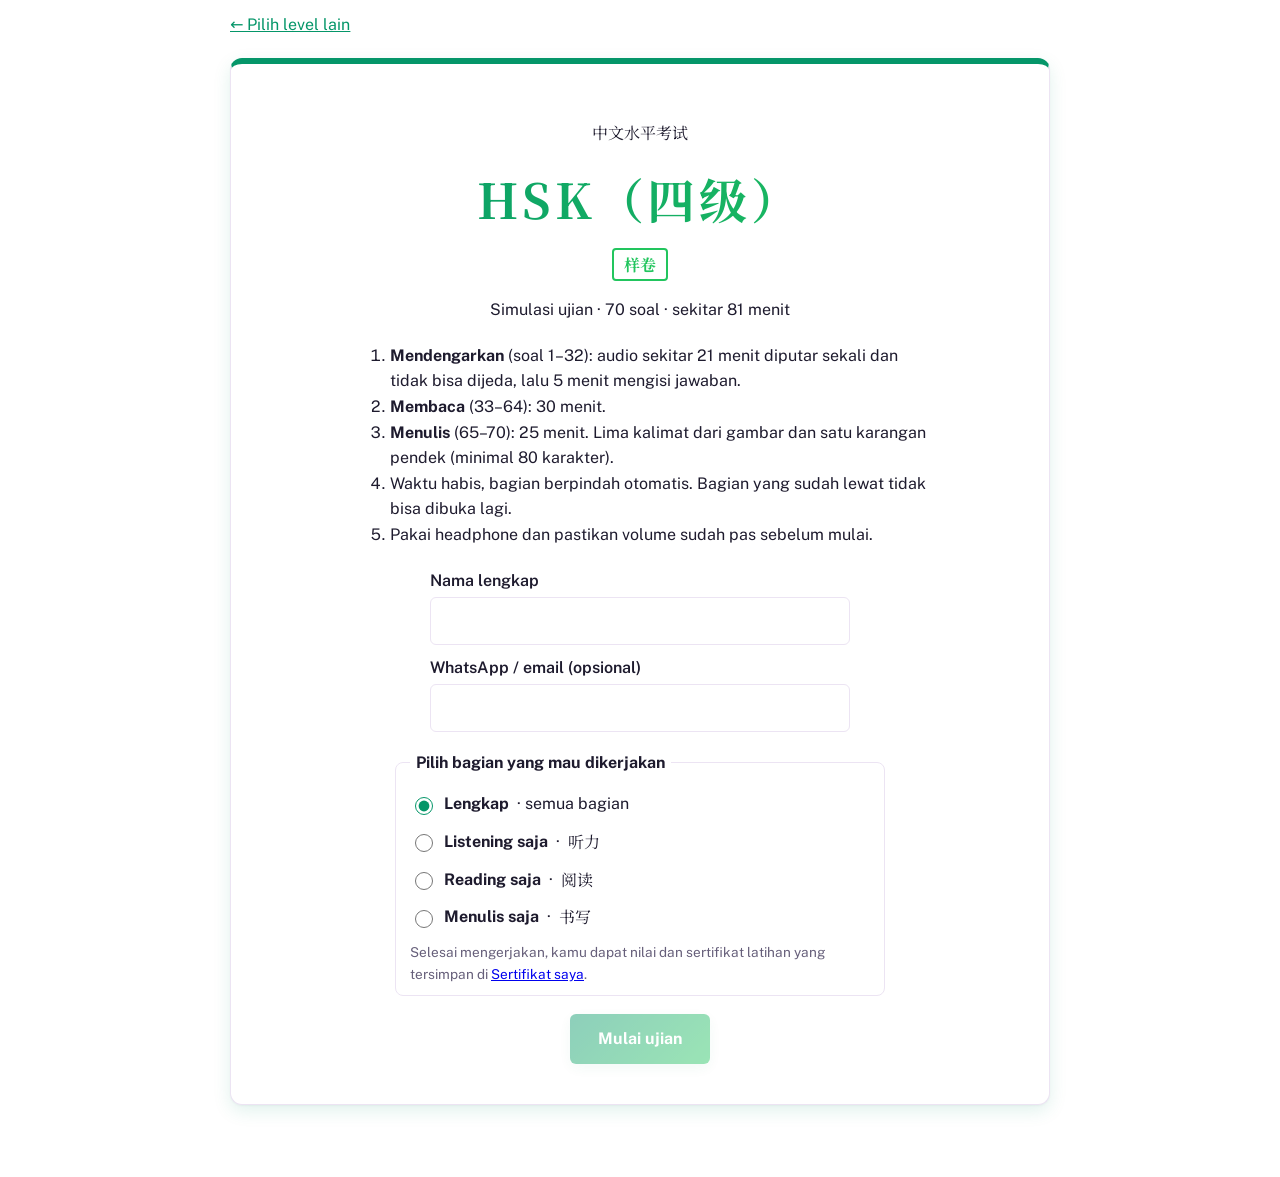
<file: hsk4/index.html>
<!doctype html>
<html lang="id" data-lv="4"><head><meta charset="utf-8">
<meta name="viewport" content="width=device-width, initial-scale=1, viewport-fit=cover">
<title>HSK 4 Mock Test</title>
<link rel="manifest" href="/manifest.webmanifest">
<meta name="theme-color" content="#0e5a63">
<link rel="icon" type="image/png" sizes="32x32" href="/icons/favicon-32.png">
<link rel="apple-touch-icon" href="/icons/apple-touch-icon.png">
<meta name="apple-mobile-web-app-capable" content="yes">
<meta name="mobile-web-app-capable" content="yes">
<meta name="apple-mobile-web-app-title" content="HSK Simulator">
<link href="https://fonts.googleapis.com/css2?family=Noto+Serif+SC:wght@400;700&family=Public+Sans:wght@400;600;700&display=swap" rel="stylesheet">
<style>
:root{--bg:#e9edf1;--paper:#fff;--ink:#17212b;--mute:#5b6773;--line:#c8d0d8;--on:#0e5a63;--onbg:#dff0f2;--red:#b42318;--ok:#1b7a3d;box-sizing:border-box;padding-top:env(safe-area-inset-top,0px);padding-bottom:env(safe-area-inset-bottom,0px)}
@media (prefers-color-scheme:dark){:root:not([data-theme="light"]){--bg:#10161c;--paper:#18212a;--ink:#e8edf1;--mute:#9aa7b3;--line:#33404c;--on:#5cc4cf;--onbg:#173238;--red:#ff8a7a;--ok:#6fd08c}}
:root[data-theme="dark"]{--bg:#10161c;--paper:#18212a;--ink:#e8edf1;--mute:#9aa7b3;--line:#33404c;--on:#5cc4cf;--onbg:#173238;--red:#ff8a7a;--ok:#6fd08c}
html{scroll-padding-top:150px}
body{margin:0;background:var(--bg);color:var(--ink);font:16px/1.6 "Public Sans",system-ui,sans-serif}
.zh{font-family:"Noto Serif SC","Songti SC","SimSun",serif}
main{max-width:820px;margin:0 auto;padding:12px 12px 60px}
.paper{background:var(--paper);border:1px solid var(--line);border-radius:6px;padding:20px 22px;margin:12px 0}
.cover{text-align:center;padding:40px 22px}
.cover h1{font-size:3rem;margin:.2em 0;letter-spacing:.08em}
.cover ol{text-align:left;max-width:540px;margin:20px auto}
.seal{display:inline-block;border:2px solid var(--red);color:var(--red);padding:2px 10px;border-radius:4px;font-weight:700}
.back{display:inline-block;margin-bottom:8px;color:var(--on)}
button{font:inherit;cursor:pointer}
.go{background:var(--on);color:var(--paper);border:0;border-radius:6px;padding:12px 28px;font-weight:700}
.go:disabled{opacity:.45;cursor:not-allowed}
.who{max-width:420px;margin:0 auto 18px;text-align:left;display:grid;gap:10px}.who label{display:grid;gap:4px;font-weight:600}.who input{font:inherit;padding:10px;border:1px solid var(--line);border-radius:6px;background:var(--paper);color:var(--ink)}
.bar{position:sticky;top:env(safe-area-inset-top,0px);z-index:5;background:var(--paper);border-bottom:2px solid var(--on);padding:8px 12px}
.bar .row{max-width:820px;margin:0 auto;display:flex;gap:12px;align-items:center;flex-wrap:wrap}
.bar .nm{flex:1;min-width:140px}.bar small{display:block;color:var(--mute)}
.tm{font:700 1.9rem/1 "Public Sans",sans-serif;font-variant-numeric:tabular-nums}.tm.low{color:var(--red)}
.fin{background:none;border:1px solid var(--line);color:var(--ink);border-radius:6px;padding:6px 12px}
.chips{max-width:820px;margin:6px auto 0;display:flex;flex-wrap:wrap;gap:4px}
.chip{min-width:30px;height:26px;border:1px solid var(--line);background:none;color:var(--mute);border-radius:4px;font-size:.8rem;padding:0}
.chip.done{background:var(--on);border-color:var(--on);color:var(--paper)}
.blk h2{margin:0 0 4px;font-size:1.15rem}.note{color:var(--mute);margin:0 0 10px}
.pass{margin:10px 0;padding:12px 16px;background:var(--bg);border-radius:6px;line-height:1.95}
.pass p{margin:0 0 .6em;text-indent:2em}.pass p:last-child{margin:0}
.pass img{float:right;width:38%;max-width:240px;margin:4px 0 8px 14px;border-radius:4px}
.pass::after{content:"";display:block;clear:both}
.bl{display:inline-block;min-width:2.4em;text-align:center;border-bottom:2px solid var(--ink);font-weight:700;font-family:"Public Sans",sans-serif;font-size:.85em;line-height:1.3}
.para{display:flex;gap:10px;margin:8px 0;padding:10px 14px;background:var(--bg);border-radius:6px}.para b{min-width:1.2em}
.q{display:flex;gap:10px;align-items:flex-start;flex-wrap:wrap;padding:10px 0;border-top:1px solid var(--line)}
.no{min-width:28px;font-variant-numeric:tabular-nums}
.t{flex:1 1 280px;font-size:1.05rem}
.opts{display:grid;grid-template-columns:repeat(auto-fit,minmax(200px,1fr));gap:6px;flex-basis:100%;padding-left:38px}
.opts.l{display:flex;flex-wrap:wrap}
.ch{border:1px solid var(--line);background:var(--paper);color:var(--ink);border-radius:6px;min-height:40px;padding:6px 12px;text-align:left}
.opts.l .ch{min-width:44px;text-align:center}
.ch b{margin-right:6px}
.ch.on{background:var(--on);border-color:var(--on);color:var(--paper)}
.wimg{display:block;max-width:100%;margin:10px auto;border-radius:4px}
textarea{width:100%;box-sizing:border-box;min-height:220px;font:1.05rem/1.8 "Noto Serif SC",serif;padding:10px;border:1px solid var(--line);border-radius:6px;background:var(--paper);color:var(--ink)}
.wc{color:var(--mute);font-size:.9rem;text-align:right}
:focus-visible{outline:3px solid var(--on);outline-offset:2px}
.sum{display:grid;grid-template-columns:repeat(auto-fit,minmax(150px,1fr));gap:10px}
.card{border:1px solid var(--line);border-radius:6px;padding:12px}.card b{font-size:1.8rem;display:block}
table{width:100%;border-collapse:collapse;font-size:.92rem}th,td{padding:5px 8px;border-bottom:1px solid var(--line);text-align:left;vertical-align:top}
.r-ok td:last-child{color:var(--ok)}.r-no td:last-child{color:var(--red)}
.bank{display:flex;flex-wrap:wrap;gap:6px 20px;padding:10px 14px;background:var(--bg);border-radius:6px;margin:8px 0;font-size:1.1rem}
.sbank{display:grid;gap:6px;margin:8px 0}.sbank div{padding:8px 12px;border:1px dashed var(--line);border-radius:6px}
.sen{display:flex;gap:12px;flex-wrap:wrap;flex:1}.sen img{width:150px;max-height:150px;object-fit:contain;background:#fff;border-radius:4px}
.sen>div{flex:1;min-width:200px;display:grid;gap:6px;align-content:start}.kw{font-size:1.3rem;font-weight:700}
.sin{font:1.05rem "Noto Serif SC",serif;padding:8px;border:1px solid var(--line);border-radius:6px;background:var(--paper);color:var(--ink)}
.tw{overflow-x:auto}.ess{white-space:pre-wrap;background:var(--bg);border-radius:6px;padding:10px 12px}.sent{font-weight:600}
</style>
<link rel="stylesheet" href="/theme.css"></head><body>
<form name="hasil-hsk4" data-netlify="true" netlify-honeypot="bot-field" hidden>
<input name="bot-field"><input name="nama"><input name="kontak"><input name="mendengarkan"><input name="membaca"><input name="total_otomatis"><input name="mulai"><input name="selesai"><input name="durasi_menit"><textarea name="jawaban_1_64"></textarea><textarea name="kalimat_65_69"></textarea><textarea name="esai_70"></textarea>
</form>
<main id="app"></main>
<script src="/cert.js"></script>
<audio id="au" preload="auto" src="listening.mp3"></audio>
<script>
const KEY=('ABBDCCACDACACA'+'CBAADACDAAACBABBDB'+'BCADEFDAEB'+'CDCBDCCAABDBDDB'+'CABBADC').split('');
const k=n=>KEY[n-1];
const REF={65:'您好，请问能用信用卡结账吗？',66:'他画了一幅美丽的风景画。',67:'小张，去把这些文件复印一下。',68:'我的妹妹是一个活泼可爱的小姑娘。',69:'她今天要拍工作照，所以穿得很正式。'};
const WORD={65:'结账',66:'幅',67:'文件',68:'活泼',69:'正式'};
const LO={
1:['地点','方式','时间','人员'],2:['做生意','弹钢琴','演话剧','写文章'],3:['推迟了','任务复杂','没订旅馆','由小周负责'],4:['讲笑话','擦窗户','买白酒','选沙发'],5:['还没有想法','准备回老家','计划去北京','后悔留校了'],6:['放松一下','批评儿子','祝贺小方','转发消息'],7:['性格好','很细心','有点儿懒','非常骄傲'],
8:['半小时内','大概一小时','两小时左右','至少三小时'],9:['袜子破了','特别吃惊','误会女的了','忘带钥匙了'],10:['厕所对面','院子里面','大厅旁边','餐厅后面'],11:['学费','车牌号','门的密码','租车的价格'],12:['他的孙子','他的同事','他的兄弟','他的爱人'],13:['工厂','食堂','加油站','健身房'],14:['堵车了','雨太大了','错过了公交','身份证丢了'],
15:['洗毛衣','点外卖','寄快递','买酸奶'],16:['休假一天','举办活动','安排参观','请客庆祝'],17:['十分精彩','绿队赢了','有球员受伤','是网球比赛'],18:['咳嗽','胳膊痛','流鼻血','体温过高'],19:['打开手机','放好行李','收拾垃圾','不能用耳机'],20:['很感人','很流行','非常难听','缺点很多'],21:['赚钱不容易','家庭的重要','母亲很辛苦','怎样照顾儿童'],
22:['进水了','太旧了','不停地响','无法打印'],23:['李师傅','刘队长','王教授','赵教练'],24:['成都','长春','南京','上海'],25:['很香','特别咸','有些苦','一点儿也不辣'],26:['开演唱会','考上博士','成为律师','当一名警察'],27:['明年入学','硕士毕业','在广东打工','普通话标准'],28:['力气很大','喜欢热闹','听力极好','速度较慢'],
29:['江边','森林里','中国南方','亚洲西部'],30:['留学','工作','经济困难','给孩子看病'],31:['写信','发邮件','发短信','打电话'],32:['兴趣相同','感情很好','每天都散步','结婚十年了']};
const FILL={33:'（　）一下，同学，请不要在自习室里大声讨论。',34:'从 1 月 1 日起，我市 60 岁以上的老年人可以（　）乘坐公共汽车。',35:'我父母都很幽默，爱开玩笑，他们（　）的对话总是十分有趣。',36:'如果你当时没那么粗心，（　）结果会完全不一样。',37:'最近几周天天加班，（　）辛苦，等到年底我给大家放几天假。',
38:'A：冰箱里还有我上午做的葡萄汁，给你（　）一杯？\nB：不用了，我肚子有点儿难受，喝不了凉的。',39:'A：我都睡一觉了，你怎么还在看小说？\nB：就剩几页了，我想知道最后（　）怎么样了。',40:'A：明天就要面试了，我感觉自己还没准备好。\nB：别担心，表现得（　）点儿，你肯定能行。',41:'A：昨晚的京剧演出邀请了许多有名的演员，特别好看。\nB：早知道我就和你一起去了，真是太（　）了。',42:'A：你的小猫脾气真好，可以随便让人抱。\nB：可能是因为它刚吃饱，（　）比较好，平时才不这样呢。'};
const RQ={
43:['★ 最近：','多云','常常下雪','气温变化大','夜晚降温了'],44:['★ 那种翻译机：','翻译准确','每部 300 元','仅售票员有','支持多种语言'],45:['★ 他认为老张该怎样做？','改变主意','接受道歉','坚持到底','要有目标'],46:['★ 记课堂笔记的好处是：','练习汉字','加强理解','便于预习','能发现错误'],47:['★ 同学们明天最好带上：','零钱','早餐','毛巾','矿泉水'],
48:['★ 那座山：','有很多树','路非常难走','带给他美好回忆','现在是著名景点'],49:['★ 有的人会对什么感到紧张？','聚会','考试','打招呼','拒绝别人'],50:['★ 根据这段话，什么让人羡慕？','入睡快','收入高','没有烦恼','浪漫的爱情'],
51:['★ 小谢将去：','市场部','管理部','信息部','广告部'],52:['★ 说话人让小谢去那个部门，是为了让他：','整理文件','积累经验','招聘新人','证明自己'],
53:['★ 申请签证的第一步是：','体检','答题','交费','填写申请表'],54:['★ 根据这段话，办理签证时，可以通过什么方式了解情况？','读报纸','查看网站','联系使馆','查找资料'],
55:['★ 海菜花长在：','树上','山脚下','深海区','暖和的水中'],56:['★ 关于海菜花，可以知道：','叶子很大','晚上开花','又叫“富菜”','对生活环境要求严格'],57:['★ 这段话最可能出现在下列哪本杂志中？','《足球少年》','《植物研究》','《科技中国》','《艺术人生》']};
const PS={
43:'最近气温变得太快了！昨天最高温度才 10℃，我穿着厚外套都觉得冷，今天最高温竟然达到了 25℃，虽然我只穿了一件衬衫，但还是热得直出汗。',
44:'北京大兴国际机场的地铁站内，所有工作人员都有一部外语翻译机。这种翻译机支持 34 种语言翻译，方便与国际旅客交流，提供有效服务。',
45:'老张，放弃很简单，难的是面对压力还能坚持到底。即使别人都怀疑你、反对你，你也要记住，我会永远在你身边陪着你、鼓励你。',
46:'记课堂笔记有很多好处，它不仅可以加强我们对知识内容的理解，还可以帮我们快速弄清学习的重点，便于期末复习。',
47:'同学们，明天秋游，大家最好带瓶矿泉水，可以顺便再拿些小零食，比如饼干、巧克力什么的。但是不用带太多东西，学校为每个人都准备了午餐。',
48:'我的家乡有一座山，小时候我经常和朋友们一起去山上，躺在草地上看风景，特别开心。长大后，尽管我去过很多地方，看了很多美景，但那座山的景色一直都是我心中最美好的回忆。',
49:'遇见认识的人时，打个招呼很正常，但有些人对此却非常紧张。为了不打招呼，他们甚至在看见熟悉的人之后，故意低着头走。如果你遇到了这样的朋友，请不要感到不满，可能他只是比较容易害羞，不敢开口。',
50:'根据调查，人们从关上灯到睡着一般需要 10 到 20 分钟。如果经常超过 30 分钟还没睡着，就是入睡困难了。但也有人一躺下就能睡着，能够“秒睡”，这是一件让很多人羡慕的事情。'};
const bl=n=>`<span class="bl">${n}</span>`,P=a=>`<div class="pass zh">${a.map(x=>`<p>${x}</p>`).join('')}</div>`,R=(a,b)=>Array.from({length:b-a+1},(_,i)=>a+i);
const BANK=a=>`<div class="bank zh">${a.map((w,i)=>`<span><b>${'ABCDEF'[i]}</b> ${w}</span>`).join('')}</div>`;
const SB=a=>`<div class="sbank zh">${a.map((w,i)=>`<div><b>${'ABCD'[i]}</b> ${w}</div>`).join('')}</div>`;
const B=[
{sec:0,title:'第一部分',note:'第 1～14 题：请选出正确答案。',qs:R(1,14)},
{sec:0,title:'第二部分',note:'第 15～32 题：请选出正确答案。',qs:R(15,32)},
{sec:1,title:'第一部分　33～37',note:'选词填空。请注意：其中一个选项为干扰项，需排除。',html:BANK(['之间','打扰','免费','也许','实在','街道']),qs:R(33,37),kind:'fill'},
{sec:1,title:'38～42',note:'选词填空。请注意：其中一个选项为干扰项，需排除。',html:BANK(['自信','心情','修理','到底','可惜','倒']),qs:R(38,42),kind:'fill'},
{sec:1,title:'第二部分',note:'第 43～57 题：请选出正确答案。',qs:R(43,50),kind:'one'},
{sec:1,title:'51～52',html:P(['小谢，我了解了一下你目前的情况。考虑到你刚进我们公司，缺少这方面的经验，所以我打算让你去市场部，从基础学起，慢慢积累经验。明天上午，张经理会向你详细介绍市场部的工作内容，你有任何问题都可以问他。']),qs:[51,52]},
{sec:1,title:'53～54',html:P(['申请签证时，首先需要在线上填写申请表，接着通过签证申请服务网站选择线下办理时间，然后按时去使馆交护照、照片等材料，并支付费用。同时，在办理签证的过程中，可以通过网站查看办理的情况。申请通过后，使馆会通知申请人的。']),qs:[53,54]},
{sec:1,title:'55～57',html:P(['海菜花是一种中国才有的，在水中生活的植物。它喜欢阳光多又暖和的地方，并且对水的要求非常严格，稍微有一点儿污染都会受到影响。所以环保部门往往通过海菜花来判断水是否受到了污染，因此它也被叫作“环保菜”。在过去几十年里，受水、气候条件等影响，海菜花的数量一直在减少，不过近几年，由于云南大理加强环境保护，海菜花的数量不断增加。现在，每年 5 月到 10 月，洱海北部 20 公里全部开满了海菜花，十分美丽。']),qs:[55,56,57]},
{sec:1,title:'第三部分　58～60',note:'第 58～64 题：选句填空。',html:P([`一位作家花了四个月的时间，${bl(58)}，去了 41 个城市的 56 家动物园，然后根据这段经历，写了一本与动物园有关的书。有人问这位作家为什么专门去逛动物园，${bl(59)}，一直想把全中国的动物园都逛一遍。他认为只有了解动物，${bl(60)}，才能使我们成为更好的人。`])+SB(['他说自己从小就很喜欢动物园','尊重生命','走遍了中国几乎所有的省']),qs:R(58,60),kind:'sent',n:3},
{sec:1,title:'61～64',html:P([`2023 年 7 月，一些喜爱音乐的人在贵阳举行了一场路边音乐会。${bl(61)}，还有不少来自各个职业的普通人。这场音乐会无需门票，人人都能参加，${bl(62)}，同时也引起了许多网友关注，很快就在互联网上火了起来，想要参加的人也越来越多，${bl(63)}。于是，这样的音乐会开始慢慢从路边走进了大学城、商场前、城市路口……到 2025 年 5 月，${bl(64)}，参加的总人数超过 300 万。路边音乐会不但丰富了人们的夜生活，也为有音乐梦想的人提供了一定机会。`])+SB(['因此吸引了不少热情的观众','演出的歌手除了专业人员外','贵阳市一共举行了 400 多场路边音乐会','一场音乐会远远不够']),qs:R(61,64),kind:'sent',n:4},
{sec:2,title:'第一部分',note:'第 65～69 题：看图，用词造句。',qs:R(65,69),kind:'sen'},
{sec:2,title:'第二部分',note:'第 70 题：写短文。请写一篇不少于 80 字的短文，介绍一下你最难忘的一次旅行。',es:70,min:80}];
const KIND={};B.forEach(b=>b.qs&&b.qs.forEach(n=>KIND[n]={k:b.kind,n:b.n}));
const ST=[{n:'听力 · Mendengarkan',a:1,b:32},{n:'阅读 · Membaca',a:33,b:64,min:30},{n:'写作 · Menulis',a:65,b:70,min:25}];
CERT.setup({level:4,title:'HSK 4 · 样卷',sections:[{key:'L',zh:'听力',en:'Listening',stage:0,items:()=>CERT.items(1,32)},{key:'R',zh:'阅读',en:'Reading',stage:1,items:()=>CERT.items(33,64)},{key:'W',zh:'书写',en:'Writing',stage:2,items:()=>[...CERT.items(65,69,'check'),...CERT.items(70,70,'essay',80)]}]});
const PART=n=>n<=32?'Mendengarkan · Bagian '+(n<=14?1:2):'Membaca · Bagian '+(n<=42?1:n<=57?2:3);
const $=s=>document.querySelector(s),app=$('#app'),au=$('#au'),A={},M={};
let stage=-1,end=0,timer,U={nama:'',kontak:''},T0=0;
const esc=s=>String(s).replace(/[&<>"]/g,c=>({'&':'&amp;','<':'&lt;','>':'&gt;','"':'&quot;'}[c]));
const fmt=s=>String(Math.floor(s/60)).padStart(2,'0')+':'+String(s%60).padStart(2,'0');
const zc=s=>(s.match(/[㐀-鿿]/g)||[]).length;
const btn=(n,v,l)=>`<button type="button" class="ch${A[n]==v?' on':''}" data-n="${n}" data-v="${v}"><b>${v}</b>${l?`<span class="zh">${l}</span>`:''}</button>`;
function intro(){app.innerHTML=`<a class="back" href="../">← Pilih level lain</a><section class="paper cover"><p class="zh">中文水平考试</p><h1 class="zh">HSK（四级）</h1><span class="seal zh">样卷</span>
<p>Simulasi ujian · 70 soal · sekitar 81 menit</p>
<ol><li><b>Mendengarkan</b> (soal 1–32): audio sekitar 21 menit diputar sekali dan tidak bisa dijeda, lalu 5 menit mengisi jawaban.</li><li><b>Membaca</b> (33–64): 30 menit.</li><li><b>Menulis</b> (65–70): 25 menit. Lima kalimat dari gambar dan satu karangan pendek (minimal 80 karakter).</li><li>Waktu habis, bagian berpindah otomatis. Bagian yang sudah lewat tidak bisa dibuka lagi.</li><li>Pakai headphone dan pastikan volume sudah pas sebelum mulai.</li></ol>
<div class="who"><label>Nama lengkap<input id="nm" autocomplete="name" required></label><label>WhatsApp / email (opsional)<input id="kt" autocomplete="email"></label></div>
${CERT.picker()}<button class="go" id="start" disabled>Mulai ujian</button></section>`;
const nm=$('#nm'),kt=$('#kt'),st=$('#start');nm.oninput=()=>st.disabled=!nm.value.trim();
st.onclick=()=>{U={nama:nm.value.trim(),kontak:kt.value.trim()};T0=Date.now();CERT.start();run(CERT.first())}}
function qHTML(n){const K=KIND[n]||{},no=`<b class="no">${n}</b>`;
if(n<=32)return `<div class="q" id="q${n}">${no}<div class="opts">${LO[n].map((o,i)=>btn(n,'ABCD'[i],o)).join('')}</div></div>`;
if(K.k=='fill')return `<div class="q" id="q${n}">${no}<span class="zh t" style="white-space:pre-line">${FILL[n]}</span><div class="opts l">${'ABCDEF'.split('').map(v=>btn(n,v)).join('')}</div></div>`;
if(K.k=='sent')return `<div class="q" id="q${n}">${no}<span class="t">Isi kotak ${n}</span><div class="opts l">${'ABCD'.slice(0,K.n).split('').map(v=>btn(n,v)).join('')}</div></div>`;
if(K.k=='sen')return `<div class="q" id="q${n}">${no}<div class="sen"><img src="img/w${n}.jpg" alt="Gambar soal ${n}"><div><span class="kw zh">${WORD[n]}</span><input class="sin zh" data-n="${n}" placeholder="用“${WORD[n]}”造句…" value="${esc(A[n]||'')}" autocomplete="off"></div></div></div>`;
const q=RQ[n];return `<div class="q" id="q${n}">${no}<div class="t">${K.k=='one'?`<div class="pass zh"><p>${PS[n]}</p></div>`:''}<span class="zh">${q[0]}</span></div><div class="opts">${q.slice(1).map((o,i)=>btn(n,'ABCD'[i],o)).join('')}</div></div>`}
function bHTML(b){let h=`<section class="paper blk"><h2 class="zh">${b.title}</h2>`;
if(b.note)h+=`<p class="note zh">${b.note}</p>`;
if(b.html)h+=b.html;
if(b.es)return h+`<textarea class="es" data-n="${b.es}" placeholder="在这里写短文…">${esc(A[b.es]||'')}</textarea><p class="wc"><span id="wc${b.es}">${zc(A[b.es]||'')}</span> / minimal ${b.min} karakter</p></section>`;
return h+b.qs.map(qHTML).join('')+'</section>'}
function run(i){stage=i;const S=ST[i];
const dur=isFinite(au.duration)?Math.ceil(au.duration):1269;
end=Date.now()+(i==0?dur+300:S.min*60)*1000;
let c='';for(let n=S.a;n<=S.b;n++)c+=`<button class="chip${A[n]?' done':''}" id="c${n}" data-go="${n}">${n}</button>`;
app.innerHTML=`<header class="bar"><div class="row"><div class="nm"><b class="zh">${S.n}</b><small id="lab"></small></div><span class="tm" id="tm" role="timer">--:--</span><button class="fin" id="fin">Selesai bagian ini</button><button class="fin" id="pl" hidden>Putar audio</button></div><div class="chips">${c}</div></header>`+B.filter(b=>b.sec==i).map(bHTML).join('');
scrollTo(0,0);
$('#fin').onclick=function(){if(this.dataset.c)return next();this.dataset.c=1;this.textContent=(stage==0&&!au.ended)?'Audio akan berhenti. Klik lagi':'Yakin? Klik lagi';setTimeout(()=>{delete this.dataset.c;this.textContent='Selesai bagian ini'},4000)};
if(i==0){$('#pl').onclick=()=>{au.play();$('#pl').hidden=true};au.currentTime=0;au.play().catch(()=>{$('#pl').hidden=false})}
clearInterval(timer);timer=setInterval(tick,500);tick()}
function tick(){const s=Math.max(0,Math.round((end-Date.now())/1000)),t=$('#tm');if(!t)return;t.textContent=fmt(s);t.classList.toggle('low',s<300);
const lab=$('#lab');if(stage==0){lab.textContent=au.ended?'Audio selesai. Isi dan periksa jawabanmu.':'Audio sedang diputar'}else lab.textContent='Sisa waktu bagian ini';
if(s<=0)next()}
function next(){au.pause();clearInterval(timer);CERT.after(stage)!=null?run(CERT.after(stage)):result()}
app.addEventListener('click',e=>{const b=e.target.closest('.ch');if(b){const n=b.dataset.n;A[n]=A[n]==b.dataset.v?'':b.dataset.v;document.querySelectorAll(`.ch[data-n="${n}"]`).forEach(x=>x.classList.toggle('on',x.dataset.v==A[n]));mark(n);return}
const g=e.target.closest('[data-go]');if(g)$('#q'+g.dataset.go)?.scrollIntoView({behavior:'smooth',block:'start'})});
app.addEventListener('input',e=>{const n=e.target.dataset.n;if(e.target.classList.contains('es')){A[n]=e.target.value;$('#wc'+n).textContent=zc(A[n]);mark(n)}else if(e.target.classList.contains('sin')){A[n]=e.target.value;mark(n)}});
app.addEventListener('change',e=>{if(e.target.dataset.m){M[e.target.dataset.m]=e.target.checked;wr()}});
function mark(n){const c=$('#c'+n);if(c)c.classList.toggle('done',!!(A[n]||'').trim())}
const ok=n=>A[n]==k(n);
const cnt=(a,b)=>{let c=0;for(let n=a;n<=b;n++)if(ok(n))c++;return c};
function wr(){const c=R(65,69).filter(n=>M[n]).length;$('#wsc').textContent=c+'/5'}
function result(){stage=3;const c1=cnt(1,32),c2=cnt(33,64);let rows='';
for(let n=1;n<=64;n++)rows+=`<tr class="${ok(n)?'r-ok':'r-no'}"><td>${n}</td><td>${A[n]||'–'}</td><td>${k(n)}</td><td>${ok(n)?'Benar':'Salah'}</td></tr>`;
const sens=R(65,69).map(n=>`<tr><td>${n}</td><td class="zh">${WORD[n]}</td><td class="zh">${esc((A[n]||'').trim()||'–')}</td><td class="zh">${REF[n]}</td><td><label><input type="checkbox" data-m="${n}"> Sesuai</label></td></tr>`).join('');
app.innerHTML=`<section class="paper" id="res"><h2>Hasil ujian</h2><div class="sum" id="sum"><div class="card"><span class="zh">听力 Mendengarkan</span><b>${c1}/32</b>${Math.round(c1/32*100)}%</div><div class="card"><span class="zh">阅读 Membaca</span><b>${c2}/32</b>${Math.round(c2/32*100)}%</div><div class="card"><span class="zh">写作 Menulis 65–69</span><b id="wsc">0/5</b>dinilai guru</div></div>
<p class="note">Persentase adalah perkiraan sederhana (jumlah benar dibagi jumlah soal), bukan konversi skor resmi HSK. Kalimat 65–69 dan karangan 70 dinilai guru: bandingkan dengan jawaban referensi lalu centang “Sesuai” jika kalimatnya benar dan memakai kata yang diminta.</p></section>
<section class="paper"><h2>Kalimat 65–69</h2><div class="tw"><table><thead><tr><th>No</th><th>Kata</th><th>Kalimatmu</th><th>Referensi</th><th>Nilai</th></tr></thead><tbody>${sens}</tbody></table></div>
<h3 class="zh">第 70 题 · ${zc(A[70]||'')} karakter</h3><div class="ess zh">${esc((A[70]||'').trim()||'–')}</div></section>
<section class="paper"><h2>Lembar jawaban 1–64</h2><div class="tw"><table><thead><tr><th>No</th><th>Jawabanmu</th><th>Kunci</th><th>Hasil</th></tr></thead><tbody>${rows}</tbody></table></div><p><button class="go" onclick="location.reload()">Ulangi ujian</button></p></section>`;
scrollTo(0,0);send(c1,c2);
CERT.finish();HSKLog.render($('#res'),{level:'HSK 4',name:U.nama,items:R(1,64).filter(n=>!ok(n)).map(n=>({q:n,section:PART(n),text:FILL[n]?FILL[n].replace(/\n/g,' '):RQ[n]?RQ[n][0].replace('★ ',''):'',my:A[n],key:k(n)}))})}
function send(c1,c2){const t1=Date.now(),
d={'form-name':'hasil-hsk4',nama:U.nama,kontak:U.kontak,mendengarkan:c1+'/32',membaca:c2+'/32',total_otomatis:(c1+c2)+'/64',
mulai:new Date(T0).toLocaleString('id-ID'),selesai:new Date(t1).toLocaleString('id-ID'),durasi_menit:String(Math.round((t1-T0)/60000)),
jawaban_1_64:R(1,64).map(n=>`${n}:${A[n]||'-'}${ok(n)?'✓':'✗'}`).join(' '),kalimat_65_69:R(65,69).map(n=>`${n} (${WORD[n]}): ${(A[n]||'-').trim()}`).join('\n'),esai_70:(A[70]||'').trim()};
const m=document.createElement('p');m.className='sent';m.textContent='Mengirim hasil…';$('#sum').after(m);
fetch('/',{method:'POST',headers:{'Content-Type':'application/x-www-form-urlencoded'},body:new URLSearchParams(d).toString()})
.then(r=>{if(!r.ok)throw 0;m.textContent='✓ Hasil sudah terkirim ke guru.';m.style.color='var(--ok)'})
.catch(()=>{m.textContent='Hasil gagal terkirim. Screenshot halaman ini dan kirim ke guru.';m.style.color='var(--red)'})}
intro();
</script><script src="/log.js"></script>
<script>if('serviceWorker' in navigator)addEventListener('load',()=>navigator.serviceWorker.register('/sw.js').catch(()=>{}))</script>
</body></html>
</file>
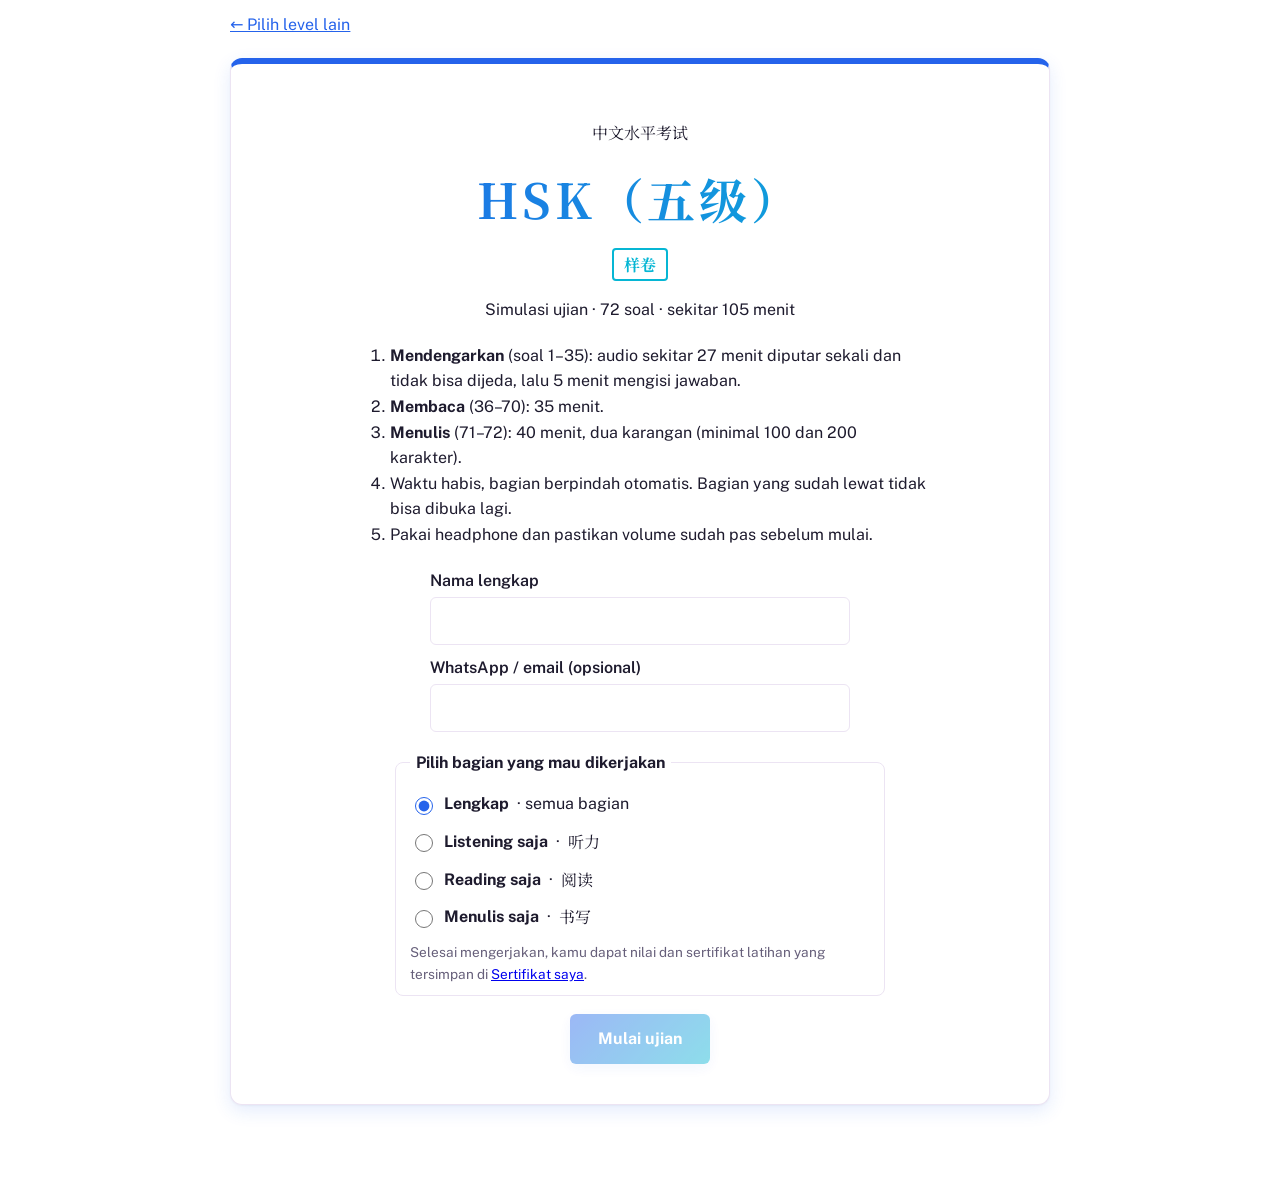
<file: hsk5/index.html>
<!doctype html>
<html lang="id" data-lv="5"><head><meta charset="utf-8">
<meta name="viewport" content="width=device-width, initial-scale=1, viewport-fit=cover">
<title>HSK 5 Mock Test</title>
<link rel="manifest" href="/manifest.webmanifest">
<meta name="theme-color" content="#0e5a63">
<link rel="icon" type="image/png" sizes="32x32" href="/icons/favicon-32.png">
<link rel="apple-touch-icon" href="/icons/apple-touch-icon.png">
<meta name="apple-mobile-web-app-capable" content="yes">
<meta name="mobile-web-app-capable" content="yes">
<meta name="apple-mobile-web-app-title" content="HSK Simulator">
<link href="https://fonts.googleapis.com/css2?family=Noto+Serif+SC:wght@400;700&family=Public+Sans:wght@400;600;700&display=swap" rel="stylesheet">
<style>
:root{--bg:#e9edf1;--paper:#fff;--ink:#17212b;--mute:#5b6773;--line:#c8d0d8;--on:#0e5a63;--onbg:#dff0f2;--red:#b42318;--ok:#1b7a3d;box-sizing:border-box;padding-top:env(safe-area-inset-top,0px);padding-bottom:env(safe-area-inset-bottom,0px)}
@media (prefers-color-scheme:dark){:root:not([data-theme="light"]){--bg:#10161c;--paper:#18212a;--ink:#e8edf1;--mute:#9aa7b3;--line:#33404c;--on:#5cc4cf;--onbg:#173238;--red:#ff8a7a;--ok:#6fd08c}}
:root[data-theme="dark"]{--bg:#10161c;--paper:#18212a;--ink:#e8edf1;--mute:#9aa7b3;--line:#33404c;--on:#5cc4cf;--onbg:#173238;--red:#ff8a7a;--ok:#6fd08c}
html{scroll-padding-top:150px}
body{margin:0;background:var(--bg);color:var(--ink);font:16px/1.6 "Public Sans",system-ui,sans-serif}
.zh{font-family:"Noto Serif SC","Songti SC","SimSun",serif}
main{max-width:820px;margin:0 auto;padding:12px 12px 60px}
.paper{background:var(--paper);border:1px solid var(--line);border-radius:6px;padding:20px 22px;margin:12px 0}
.cover{text-align:center;padding:40px 22px}
.cover h1{font-size:3rem;margin:.2em 0;letter-spacing:.08em}
.cover ol{text-align:left;max-width:540px;margin:20px auto}
.seal{display:inline-block;border:2px solid var(--red);color:var(--red);padding:2px 10px;border-radius:4px;font-weight:700}
.back{display:inline-block;margin-bottom:8px;color:var(--on)}
button{font:inherit;cursor:pointer}
.go{background:var(--on);color:var(--paper);border:0;border-radius:6px;padding:12px 28px;font-weight:700}
.go:disabled{opacity:.45;cursor:not-allowed}
.who{max-width:420px;margin:0 auto 18px;text-align:left;display:grid;gap:10px}.who label{display:grid;gap:4px;font-weight:600}.who input{font:inherit;padding:10px;border:1px solid var(--line);border-radius:6px;background:var(--paper);color:var(--ink)}
.bar{position:sticky;top:env(safe-area-inset-top,0px);z-index:5;background:var(--paper);border-bottom:2px solid var(--on);padding:8px 12px}
.bar .row{max-width:820px;margin:0 auto;display:flex;gap:12px;align-items:center;flex-wrap:wrap}
.bar .nm{flex:1;min-width:140px}.bar small{display:block;color:var(--mute)}
.tm{font:700 1.9rem/1 "Public Sans",sans-serif;font-variant-numeric:tabular-nums}.tm.low{color:var(--red)}
.fin{background:none;border:1px solid var(--line);color:var(--ink);border-radius:6px;padding:6px 12px}
.chips{max-width:820px;margin:6px auto 0;display:flex;flex-wrap:wrap;gap:4px}
.chip{min-width:30px;height:26px;border:1px solid var(--line);background:none;color:var(--mute);border-radius:4px;font-size:.8rem;padding:0}
.chip.done{background:var(--on);border-color:var(--on);color:var(--paper)}
.blk h2{margin:0 0 4px;font-size:1.15rem}.note{color:var(--mute);margin:0 0 10px}
.pass{margin:10px 0;padding:12px 16px;background:var(--bg);border-radius:6px;line-height:1.95}
.pass p{margin:0 0 .6em;text-indent:2em}.pass p:last-child{margin:0}
.pass img{float:right;width:38%;max-width:240px;margin:4px 0 8px 14px;border-radius:4px}
.pass::after{content:"";display:block;clear:both}
.bl{display:inline-block;min-width:2.4em;text-align:center;border-bottom:2px solid var(--ink);font-weight:700;font-family:"Public Sans",sans-serif;font-size:.85em;line-height:1.3}
.para{display:flex;gap:10px;margin:8px 0;padding:10px 14px;background:var(--bg);border-radius:6px}.para b{min-width:1.2em}
.q{display:flex;gap:10px;align-items:flex-start;flex-wrap:wrap;padding:10px 0;border-top:1px solid var(--line)}
.no{min-width:28px;font-variant-numeric:tabular-nums}
.t{flex:1 1 280px;font-size:1.05rem}
.opts{display:grid;grid-template-columns:repeat(auto-fit,minmax(200px,1fr));gap:6px;flex-basis:100%;padding-left:38px}
.opts.l{display:flex;flex-wrap:wrap}
.ch{border:1px solid var(--line);background:var(--paper);color:var(--ink);border-radius:6px;min-height:40px;padding:6px 12px;text-align:left}
.opts.l .ch{min-width:44px;text-align:center}
.ch b{margin-right:6px}
.ch.on{background:var(--on);border-color:var(--on);color:var(--paper)}
.wimg{display:block;max-width:100%;margin:10px auto;border-radius:4px}
textarea{width:100%;box-sizing:border-box;min-height:220px;font:1.05rem/1.8 "Noto Serif SC",serif;padding:10px;border:1px solid var(--line);border-radius:6px;background:var(--paper);color:var(--ink)}
.wc{color:var(--mute);font-size:.9rem;text-align:right}
:focus-visible{outline:3px solid var(--on);outline-offset:2px}
.sum{display:grid;grid-template-columns:repeat(auto-fit,minmax(150px,1fr));gap:10px}
.card{border:1px solid var(--line);border-radius:6px;padding:12px}.card b{font-size:1.8rem;display:block}
table{width:100%;border-collapse:collapse;font-size:.92rem}th,td{padding:5px 8px;border-bottom:1px solid var(--line);text-align:left;vertical-align:top}
.r-ok td:last-child{color:var(--ok)}.r-no td:last-child{color:var(--red)}
.tw{overflow-x:auto}.ess{white-space:pre-wrap;background:var(--bg);border-radius:6px;padding:10px 12px}.sent{font-weight:600}
</style>
<link rel="stylesheet" href="/theme.css"></head><body>
<form name="hasil-hsk5" data-netlify="true" netlify-honeypot="bot-field" hidden>
<input name="bot-field"><input name="nama"><input name="kontak"><input name="mendengarkan"><input name="membaca"><input name="total_otomatis"><input name="mulai"><input name="selesai"><input name="durasi_menit"><textarea name="jawaban_1_70"></textarea><textarea name="esai_71"></textarea><textarea name="esai_72"></textarea>
</form>
<main id="app"></main>
<script src="/cert.js"></script>
<audio id="au" preload="auto" src="listening.mp3"></audio>
<script>
const KEY=('BDABCBCADCBBACDCADB'+'CACCBADDCDBDCAAB'+'BACCBDCBDA'+'CBEDACAEDB'+'ABBADACADDCCDDB').split('');
const k=n=>KEY[n-1];
const LO={
1:['旅游意外险','重大疾病险','补充养老保险','基本医疗保险'],2:['现场排队购票','自觉接受安检','进行电话预订','提前线上预约'],3:['花费更高','讲究细节','很难执行','风格多样'],4:['国内公司的待遇','留学生就业选择','如何让简历更出色','毕业生学历统计数据'],5:['墙面更平整','设施更完善','更加现代化','居民变少了'],6:['上网咨询','询问物业','检查水管','给邻居留言'],7:['味道极其苦','需要长期食用','属于销售手段','容易消化吸收'],8:['付款方式','当前物价','商品运费','交易押金'],9:['特色美食','传统节日','手工艺品','民族服装'],10:['怕小狗无聊','认为小狗可靠','把小狗当家人','想让婚礼有趣'],11:['利于表达情感','能让人发挥想象','是一种写作方法','意味着大范围删改'],12:['色彩对比弱','主题不够突出','背景比较模糊','天空所占比例大'],13:['及时调整好心态','请裁判暂停比赛','向教练请求帮助','总结失败的经验'],14:['成绩下降得很快','把李娜当作对手','目标是保持进步','根本不在乎结果'],15:['牙齿','胳膊','手指','眼睛'],16:['需每日充电','能语音控制','现在正在促销','两年内免费换新'],17:['了解不深','过于乐观','缺乏耐心','不够敏感'],18:['让孩子主动提问','单独与孩子交流','先向同学了解情况','鼓励父母优先参与'],19:['时常表扬孩子','耐心听孩子说话','多帮孩子做决定','无条件信任孩子'],
20:['路人','记者','列车长','售票员'],21:['暴雨影响','前方地震','系统出现错误','给其他车让行'],22:['收集种子','回收垃圾','感受大自然','掌握生存技能'],23:['衣服要轻薄','多采集果实','爱护当地环境','尽量独立行动'],24:['弹琴','游玩','写诗','练书法'],25:['把书藏起来','制定阅读规则','固定学习时间','让儿子大声读书'],26:['总是躲起来','很信任父亲','发起了改革','成了文学家'],27:['车超速了','是货车司机','卖的蔬菜很新鲜','被送往了医院治疗'],28:['赠送给路人','运输到垃圾站','按市场价购买','送到附近菜市场'],29:['补交罚款','领取车辆','配合事故调查','向民辅警表示感谢'],30:['缓解疼痛','放松心情','集中精力','追求刺激'],31:['摄影','运动','吸电子烟','吃无糖饼干'],32:['要下定决心','有判断能力','用好习惯代替','与优秀的人相处'],33:['情绪变化','身体数据','运动安排','饮食搭配'],34:['培养学术思维','使研究娱乐化','能发现生活的美好','提高解决问题的效率'],35:['无奈','称赞','怀疑','不在乎']};
const RQ={
36:['','不要紧','了不起','受不了','开玩笑'],37:['','递','拆','赔','派'],38:['','一旦下了班','哪儿有奖金','居然都有工资了','每个月的收入都要给我'],
39:['','却有很多错字','让人不能理解','但内容相当丰富','读起来有很大负担'],40:['','创造','反映','建设','表达'],41:['','成就','样式','业务','地位'],
42:['','也有人反对','不用担心堵车','比起其他交通工具','电动自行车快速发展'],43:['','场所','面积','地区','地面'],44:['','实用','高档','有利','广泛'],45:['','满足','实施','组合','达成'],
56:['孙凯为什么要在理发镜旁边安装音箱？','给顾客提供乐趣','提醒等候的顾客','吸引路过的行人','便于和老人沟通'],57:['根据最后一段，孙凯口中的“有爱”是指：','说话幽默','做志愿服务','充分尊重顾客','视团队成员如同亲人'],58:['未来，孙凯将会怎么做？','调低理发费用','提升理发技能','开理发培训班','增加服务项目'],
59:['根据第一段，那幅教学挂图：','画得准确形象','在校图书馆展出','由教授们集体创作','采用了 3D 打印技术'],60:['第三段主要讲的是：','内燃机的内部结构','制作手工挂图的原因','工程专业学生的课程安排','施岳定画教学挂图的原因'],61:['上文主要体现出施岳定是一个怎样的人？','热爱教育','热情活泼','善良勇敢','珍惜人才'],62:['根据上文，可以知道什么？','学校奖励了施岳定','工程画逐渐流行起来','施岳定的画在教材中出现','施岳定很在乎同事的评价'],
63:['第一段中画线部分的意思最可能是：','茶文化内容深厚','茶文化有不足之处','茶文化普及度不高','很欣赏现在的茶文化'],64:['桑国亚是如何学习茶艺的？','向名师请教','参观制茶工厂','浏览茶艺视频','接触各地茶园'],65:['桑国亚为了分享中国茶文化做了什么？','举办茶文化节','组织茶艺表演','研制茶叶新品种','担任茶文化课程老师'],66:['根据上文，下列哪项正确？','福建人习惯饭前泡茶','适当喝红茶可以提神','喝茶让桑国亚忘记烦恼','竹叶青是广州特有茶叶'],
67:['线下认养人：','每年都会捐钱','要学会训练动物','有进馆体验的机会','可以自由出入动物园'],68:['关于“云认养”模式，可以知道：','已在全国推广','限制认养数量','必须签订协议书','能通过直播观看动物'],69:['动物认养有什么意义？','增强青少年责任感','防止动物受到伤害','有效禁止违法动物买卖','让人们更加关注野生动物'],70:['下列哪项最适合做上文题目？','认养动物需谨慎','动物认养实现共赢','野生动物园的魅力','动物直播成新趋势']};
const bl=n=>`<span class="bl">${n}</span>`,P=a=>`<div class="pass zh">${a.map(x=>`<p>${x}</p>`).join('')}</div>`,R=(a,b)=>Array.from({length:b-a+1},(_,i)=>a+i);
const B=[
{sec:0,title:'第一部分',note:'第 1～19 题：请选出正确答案。',qs:R(1,19)},
{sec:0,title:'第二部分',note:'第 20～35 题：请选出正确答案。',qs:R(20,35)},
{sec:1,title:'第一部分　36～38',note:'第 36～45 题：请选出正确答案。',html:P([`四岁的文文跟妈妈去看望外公，文文骄傲地说：“外公，我在幼儿园能自己穿衣服，不需要老师帮忙了。”外公听了高兴地称赞道：“外孙女真${bl(36)}，外公必须得奖励你。”于是，他包了一个红包给文文。文文把红包${bl(37)}给了妈妈，说：“请把我的工资收好。”妈妈笑问：“你才四岁，又不上班，${bl(38)}？”文文委屈地说：“我怎么没有上班？我不是正在幼儿园上小班吗？”`]),qs:[36,37,38]},
{sec:1,title:'39～41',html:P([`《考工记》是中国到目前为止发现的年代最早的一部手工技术与工艺典籍。全书 7000 多字，篇幅并不长，${bl(39)}。该书记载了木工、金工、皮革、染色、刮磨、陶瓷等六大类三十个工种的内容，${bl(40)}了当时中国所达到的科技及工艺水平。此外，书中还总结了数学、力学、声学、地理学、建筑学等多方面的知识和经验。《考工记》在中国科技史、工艺美术史和文化史上都占有重要${bl(41)}。`]),qs:[39,40,41]},
{sec:1,title:'42～45',html:P([`近年来，中国电动自行车年销量超过三千万辆，社会现有电动自行车数量接近三亿辆，相当于几乎每个家庭都有一辆电动自行车。为什么人们对电动自行车这么“情有独钟”？`,`首先是方便。${bl(42)}，电动自行车在启动和停车时花费的时间最少。随着智能化程度的加深，电动自行车甚至不再需要使用钥匙，直接用手机开锁就行，再加上占地${bl(43)}小，车主也不再为找车位而发愁。`,`其次是用途${bl(44)}。电动自行车的使用体验好，适用于多种日常生活场景：上下班、接送孩子、外出买菜……也不用考取驾照，上了年纪的人也可以驾驶，能${bl(45)}多方面需求。`]),qs:[42,43,44,45]},
{sec:1,title:'第二部分　46～50',note:'第 46～55 题：段落排序。46 是第一段，50 是最后一段。',ord:[['A','请同学们务必在两轮选课期间办理选课、退课，超时将不能办理，如对平台操作有疑问，请联系教务处。'],['B','此计划中明确写出了毕业所需达到的学分要求，是选课的重要参考依据。'],['C','我校 2024～2025 学年第二学期第一轮选课将于 2025 年 1 月 1 日 12:00 开始，至 2025 年 1 月 8 日 12:00 结束。选课前请各位同学提前查看本专业教学计划。'],['D','1 月 8 日选课结束后，课程未达到开班人数的会停开，选修停开课程的同学及还未选课的同学，可于 1 月 10 日至 13 日参加第二轮选课。'],['E','在了解教学计划规定的要求后，同学们可以在选课期间根据自己的时间、兴趣及专业要求进入“本科教学管理与服务”平台进行选课。']],qs:R(46,50)},
{sec:1,title:'51～55',note:'51 是第一段，55 是最后一段。',ord:[['A','一天，王勃像平常一样去找这位朋友，可是一进门，却见到朋友沉默地坐在椅子上，一副难过的样子。'],['B','这首诗的第三句非常经典：海内存知己，天涯若比邻，意思是：只要是知心的朋友，即使距离再远，也感觉像在身边一样。这句诗流传千年，至今仍然被人们用来表达友情。'],['C','王勃是中国古代的著名文学家。他在长安时，交到了一位姓杜的朋友。两人关系密切，经常一起游玩、写诗。'],['D','日子过得很快，转眼朋友就要离开长安了。两人告别前，王勃回忆起和朋友相处时的种种趣事，心中十分不舍。于是，他为朋友写了一首送别诗，名为《送杜少府之任蜀州》。'],['E','王勃连忙询问朋友发生了什么事，朋友告诉他：自己被朝廷派去蜀州做官，再过几天就要出发了。蜀州偏远，他并不想去那儿，因此心情很糟糕。王勃听到这个消息，也感到非常难过。']],qs:R(51,55)},
{sec:1,title:'第三部分　56～58',note:'第 56～70 题：请选出正确答案。',html:P([`<img src="img/p56.jpg" alt="">38 岁的孙凯从事理发行业已经二十年，如今在繁华的王府井地区经营着一家高端理发店。他一直热心志愿服务，常上门为行动不便的老人免费理发。`,`为了方便上门服务，他把行李箱改成了简单的“移动理发店”——里面不仅有各种理发工具和理发镜，理发镜旁边还安装了音箱。孙凯希望音乐可以给顾客带来些许乐趣。为了帮助更多老人，他组织成立了“梵珀匠人志愿服务队”，四年来，这支志愿服务队已累计为五百多位老人义务理发。`,`孙凯对自己的工作和志愿服务事业有着自己的想法。“我希望做一名‘有爱又有才’的理发师。”孙凯说，“‘爱’是指志愿服务，‘才’是指技能进步。”他说，做好服务只靠爱心是不够的，过硬的技术才是服务的基础。他打算平时再多下点儿功夫，提升技术水平，把志愿服务长久地做下去。`]),qs:[56,57,58]},
{sec:1,title:'59～62',html:P([`<img src="img/p59.jpg" alt="">浙江大学工程学院院史馆内，一幅标题为“发动机剖视”的教学挂图引起了众多参观者关注。画中发动机的内部结构、材料特征等，几乎和真的一样，甚至还带着几分“动感”。`,`这幅挂图是由浙江大学工程学院教师施岳定创作的。在 20 世纪 80 年代初，施岳定就开始在教学中运用自己的挂图了。`,`施岳定在长期教学实践中发现，由于缺乏直接观察的经验，学生们常常难以理解复杂机器的工作原理、结构间的安装关系。“比如每次讲到汽车、内燃机等复杂结构的时候，我们没法儿把汽车开进教室，又不能拆开设备，给学生看里面的详细结构。”而国内当时教材中的教学挂图又不能清楚明确地表现复杂机器的结构，于是施岳定产生了一个想法——把这些复杂机器结构用立体画的方式展示出来。`,`那幅《发动机剖视》图，施岳定画了整整三个月。凭借对教育事业的热爱，他白天上课、搞科研，晚上集中精力画图。施岳定陆续画了百余幅这样的课堂挂图，其中许多图片成为了教材插图，帮助了许多学生。正因如此，他被称为中国教育界的“工程画第一人”。`]),qs:[59,60,61,62]},
{sec:1,title:'63～66',html:P([`<img src="img/p63.jpg" alt="">1991 年，桑国亚只身一人来到中国留学。随着在中国的时间越来越长，桑国亚对茶的兴趣越来越浓，认识也越来越深刻。他说，<u>中国的茶文化总让他感觉“学而知不足”</u>。`,`为了进一步增进了解，桑国亚开始正式学习茶艺，他走遍了中国各地茶园，“在福建，每天晚饭后在家中泡上一壶铁观音，成为当地家庭生活的一部分；在广州，茶楼里的茶艺师傅摆弄着各式各样的茶具，表演着精彩的工夫茶；在成都，朋友邀请我去茶馆品尝竹叶青，让我第一次看到茶叶直直地立在水中。”桑国亚说，这些经历不仅让他收获了与茶相关的知识，还认识了很多热情好客的中国朋友。`,`如今，对茶的热爱让桑国亚开始向更多的人分享中国茶文化。他回国后在学校里教茶文化课，在他的课堂上，有人对茶的种类、饮茶方法等感兴趣；有人则因喝茶有益健康而渴望了解茶。`,`桑国亚发现，陷入烦恼时，泡一杯茶细细品味能让人忘记那些令人头疼的问题。“需要提神选绿茶，需要暖胃选红茶。”桑国亚希望通过自己的努力，把茶的趣味分享给更多的人。`]),qs:[63,64,65,66]},
{sec:1,title:'67～70',html:P([`<img src="img/p67.jpg" alt="">红山森林动物园位于江苏省南京市，跟中国其他动物园不同，这家动物园不依靠政府，完全独立经营，所以动物园的经营状况对其生存发展至关重要。为了增加收入，红山森林动物园设有动物认养活动，支付一定的养护费用后，人们可以认领自己喜欢的动物。`,`目前有线下认养和“云认养”两种方式。线下认养早在 2001 年就已经开展，线下认养人每年可以进入场馆深度体验一次，可以帮忙打扫卫生，了解饲养员日常如何照顾动物，还可以参加“动物馆奇妙夜”等科普教育活动。随着线上认养需求的增加，2021 年动物园开通了“云认养”方式，主要针对无法到场馆实地参观的游客。线上认养人可以通过每月一次的点对点直播，观看到自己认养的小动物。这样，在给予大家精神陪伴的同时，动物园也拓宽了经济来源，可以说是双赢。`,`据工作人员介绍，目前已有一百五十只左右的动物被认养，对园区来说，这不仅改善了园区的经济状况，更重要的是加强了动物园和公众之间的联结，通过这种深度的体验方式让更多人关注、支持野生动物保护。`]),qs:[67,68,69,70]},
{sec:2,title:'第 71 题：看图写作',note:'请根据下面四张图，写一篇不少于 100 字的作文，写出发生在李明和伙伴们身上的故事。',img:'img/q71.jpg',es:71,min:100},
{sec:2,title:'第 72 题：话题作文',note:'尝试可能会成功，也可能会失败，但不去试一试就永远不会成功。请写一篇不少于 200 字的作文，分享你曾经做过的一次尝试，以及你尝试后的感受。',es:72,min:200}];
const ST=[{n:'听力 · Mendengarkan',a:1,b:35},{n:'阅读 · Membaca',a:36,b:70,min:35},{n:'写作 · Menulis',a:71,b:72,min:40}];
CERT.setup({level:5,title:'HSK 5 · 样卷',sections:[{key:'L',zh:'听力',en:'Listening',stage:0,items:()=>CERT.items(1,35)},{key:'R',zh:'阅读',en:'Reading',stage:1,items:()=>CERT.items(36,70)},{key:'W',zh:'书写',en:'Writing',stage:2,items:()=>[...CERT.items(71,71,'essay',100),...CERT.items(72,72,'essay',200)]}]});
const $=s=>document.querySelector(s),app=$('#app'),au=$('#au'),A={};
let stage=-1,end=0,timer,U={nama:'',kontak:''},T0=0;
const esc=s=>String(s).replace(/[&<>"]/g,c=>({'&':'&amp;','<':'&lt;','>':'&gt;','"':'&quot;'}[c]));
const fmt=s=>String(Math.floor(s/60)).padStart(2,'0')+':'+String(s%60).padStart(2,'0');
const zc=s=>(s.match(/[㐀-鿿]/g)||[]).length;
const btn=(n,v,l)=>`<button type="button" class="ch${A[n]==v?' on':''}" data-n="${n}" data-v="${v}"><b>${v}</b>${l?`<span class="zh">${l}</span>`:''}</button>`;
function intro(){app.innerHTML=`<a class="back" href="../">← Pilih level lain</a><section class="paper cover"><p class="zh">中文水平考试</p><h1 class="zh">HSK（五级）</h1><span class="seal zh">样卷</span>
<p>Simulasi ujian · 72 soal · sekitar 105 menit</p>
<ol><li><b>Mendengarkan</b> (soal 1–35): audio sekitar 27 menit diputar sekali dan tidak bisa dijeda, lalu 5 menit mengisi jawaban.</li><li><b>Membaca</b> (36–70): 35 menit.</li><li><b>Menulis</b> (71–72): 40 menit, dua karangan (minimal 100 dan 200 karakter).</li><li>Waktu habis, bagian berpindah otomatis. Bagian yang sudah lewat tidak bisa dibuka lagi.</li><li>Pakai headphone dan pastikan volume sudah pas sebelum mulai.</li></ol>
<div class="who"><label>Nama lengkap<input id="nm" autocomplete="name" required></label><label>WhatsApp / email (opsional)<input id="kt" autocomplete="email"></label></div>
${CERT.picker()}<button class="go" id="start" disabled>Mulai ujian</button></section>`;
const nm=$('#nm'),kt=$('#kt'),st=$('#start');nm.oninput=()=>st.disabled=!nm.value.trim();
st.onclick=()=>{U={nama:nm.value.trim(),kontak:kt.value.trim()};T0=Date.now();CERT.start();run(CERT.first())}}
function qHTML(n,ord){
if(n<=35)return `<div class="q" id="q${n}"><b class="no">${n}</b><div class="opts">${LO[n].map((o,i)=>btn(n,'ABCD'[i],o)).join('')}</div></div>`;
if(ord)return `<div class="q" id="q${n}"><b class="no">${n}</b><span class="t">Paragraf ke-${n-(n>50?50:45)}</span><div class="opts l">${'ABCDE'.split('').map(v=>btn(n,v)).join('')}</div></div>`;
const q=RQ[n];return `<div class="q" id="q${n}"><b class="no">${n}</b>${q[0]?`<span class="zh t">${q[0]}</span>`:''}<div class="opts">${q.slice(1).map((o,i)=>btn(n,'ABCD'[i],o)).join('')}</div></div>`}
function bHTML(b){let h=`<section class="paper blk"><h2 class="zh">${b.title}</h2>`;
if(b.note)h+=`<p class="note zh">${b.note}</p>`;
if(b.html)h+=b.html;
if(b.ord)h+=b.ord.map(x=>`<div class="para zh"><b>${x[0]}</b><span>${x[1]}</span></div>`).join('');
if(b.img)h+=`<img class="wimg" src="${b.img}" alt="Empat gambar cerita untuk soal 71">`;
if(b.es)return h+`<textarea class="es" data-n="${b.es}" placeholder="在这里写作文…">${esc(A[b.es]||'')}</textarea><p class="wc"><span id="wc${b.es}">${zc(A[b.es]||'')}</span> / minimal ${b.min} karakter</p></section>`;
return h+b.qs.map(n=>qHTML(n,!!b.ord)).join('')+'</section>'}
function run(i){stage=i;const S=ST[i];
const dur=isFinite(au.duration)?Math.ceil(au.duration):1592;
end=Date.now()+(i==0?dur+300:S.min*60)*1000;
let c='';for(let n=S.a;n<=S.b;n++)c+=`<button class="chip${A[n]?' done':''}" id="c${n}" data-go="${n}">${n}</button>`;
app.innerHTML=`<header class="bar"><div class="row"><div class="nm"><b class="zh">${S.n}</b><small id="lab"></small></div><span class="tm" id="tm" role="timer">--:--</span><button class="fin" id="fin">Selesai bagian ini</button><button class="fin" id="pl" hidden>Putar audio</button></div><div class="chips">${c}</div></header>`+B.filter(b=>b.sec==i).map(bHTML).join('');
scrollTo(0,0);
$('#fin').onclick=function(){if(this.dataset.c)return next();this.dataset.c=1;this.textContent=(stage==0&&!au.ended)?'Audio akan berhenti. Klik lagi':'Yakin? Klik lagi';setTimeout(()=>{delete this.dataset.c;this.textContent='Selesai bagian ini'},4000)};
if(i==0){$('#pl').onclick=()=>{au.play();$('#pl').hidden=true};au.currentTime=0;au.play().catch(()=>{$('#pl').hidden=false})}
clearInterval(timer);timer=setInterval(tick,500);tick()}
function tick(){const s=Math.max(0,Math.round((end-Date.now())/1000)),t=$('#tm');if(!t)return;t.textContent=fmt(s);t.classList.toggle('low',s<300);
const lab=$('#lab');if(stage==0){lab.textContent=au.ended?'Audio selesai. Isi dan periksa jawabanmu.':'Audio sedang diputar'}else lab.textContent='Sisa waktu bagian ini';
if(s<=0)next()}
function next(){au.pause();clearInterval(timer);CERT.after(stage)!=null?run(CERT.after(stage)):result()}
app.addEventListener('click',e=>{const b=e.target.closest('.ch');if(b){const n=b.dataset.n;A[n]=A[n]==b.dataset.v?'':b.dataset.v;document.querySelectorAll(`.ch[data-n="${n}"]`).forEach(x=>x.classList.toggle('on',x.dataset.v==A[n]));mark(n);return}
const g=e.target.closest('[data-go]');if(g)$('#q'+g.dataset.go)?.scrollIntoView({behavior:'smooth',block:'start'})});
app.addEventListener('input',e=>{if(e.target.classList.contains('es')){const n=e.target.dataset.n;A[n]=e.target.value;$('#wc'+n).textContent=zc(A[n]);mark(n)}});
function mark(n){const c=$('#c'+n);if(c)c.classList.toggle('done',!!(A[n]||'').trim())}
const ok=n=>A[n]==k(n);
const cnt=(a,b)=>{let c=0;for(let n=a;n<=b;n++)if(ok(n))c++;return c};
function result(){stage=3;const c1=cnt(1,35),c2=cnt(36,70);let rows='';
for(let n=1;n<=70;n++)rows+=`<tr class="${ok(n)?'r-ok':'r-no'}"><td>${n}</td><td>${A[n]||'–'}</td><td>${k(n)}</td><td>${ok(n)?'Benar':'Salah'}</td></tr>`;
const es=n=>`<h3 class="zh">第 ${n} 题 · ${zc(A[n]||'')} karakter</h3><div class="ess zh">${esc((A[n]||'').trim()||'–')}</div>`;
app.innerHTML=`<section class="paper" id="res"><h2>Hasil ujian</h2><div class="sum" id="sum"><div class="card"><span class="zh">听力 Mendengarkan</span><b>${c1}/35</b>${Math.round(c1/35*100)}%</div><div class="card"><span class="zh">阅读 Membaca</span><b>${c2}/35</b>${Math.round(c2/35*100)}%</div><div class="card"><span class="zh">写作 Menulis</span><b>–</b>dinilai guru</div></div>
<p class="note">Persentase adalah perkiraan sederhana (jumlah benar dibagi jumlah soal), bukan konversi skor resmi HSK. Karangan 71–72 dinilai oleh guru.</p></section>
<section class="paper"><h2>Karangan</h2>${es(71)}${es(72)}</section>
<section class="paper"><h2>Lembar jawaban 1–70</h2><div class="tw"><table><thead><tr><th>No</th><th>Jawabanmu</th><th>Kunci</th><th>Hasil</th></tr></thead><tbody>${rows}</tbody></table></div><p><button class="go" onclick="location.reload()">Ulangi ujian</button></p></section>`;
scrollTo(0,0);send(c1,c2);
CERT.finish();HSKLog.render($('#res'),{level:'HSK 5',name:U.nama,items:R(1,70).filter(n=>!ok(n)).map(n=>({q:n,section:(n<=35?'Mendengarkan':'Membaca')+' · Bagian '+(n<=19?1:n<=35?2:n<=45?1:n<=55?2:3),text:n>35&&RQ[n]?RQ[n][0]:'',my:A[n],key:k(n)}))})}
function send(c1,c2){const t1=Date.now(),
d={'form-name':'hasil-hsk5',nama:U.nama,kontak:U.kontak,mendengarkan:c1+'/35',membaca:c2+'/35',total_otomatis:(c1+c2)+'/70',
mulai:new Date(T0).toLocaleString('id-ID'),selesai:new Date(t1).toLocaleString('id-ID'),durasi_menit:String(Math.round((t1-T0)/60000)),
jawaban_1_70:R(1,70).map(n=>`${n}:${A[n]||'-'}${ok(n)?'✓':'✗'}`).join(' '),esai_71:(A[71]||'').trim(),esai_72:(A[72]||'').trim()};
const m=document.createElement('p');m.className='sent';m.textContent='Mengirim hasil…';$('#sum').after(m);
fetch('/',{method:'POST',headers:{'Content-Type':'application/x-www-form-urlencoded'},body:new URLSearchParams(d).toString()})
.then(r=>{if(!r.ok)throw 0;m.textContent='✓ Hasil sudah terkirim ke guru.';m.style.color='var(--ok)'})
.catch(()=>{m.textContent='Hasil gagal terkirim. Screenshot halaman ini dan kirim ke guru.';m.style.color='var(--red)'})}
intro();
</script><script src="/log.js"></script>
<script>if('serviceWorker' in navigator)addEventListener('load',()=>navigator.serviceWorker.register('/sw.js').catch(()=>{}))</script>
</body></html>
</file>
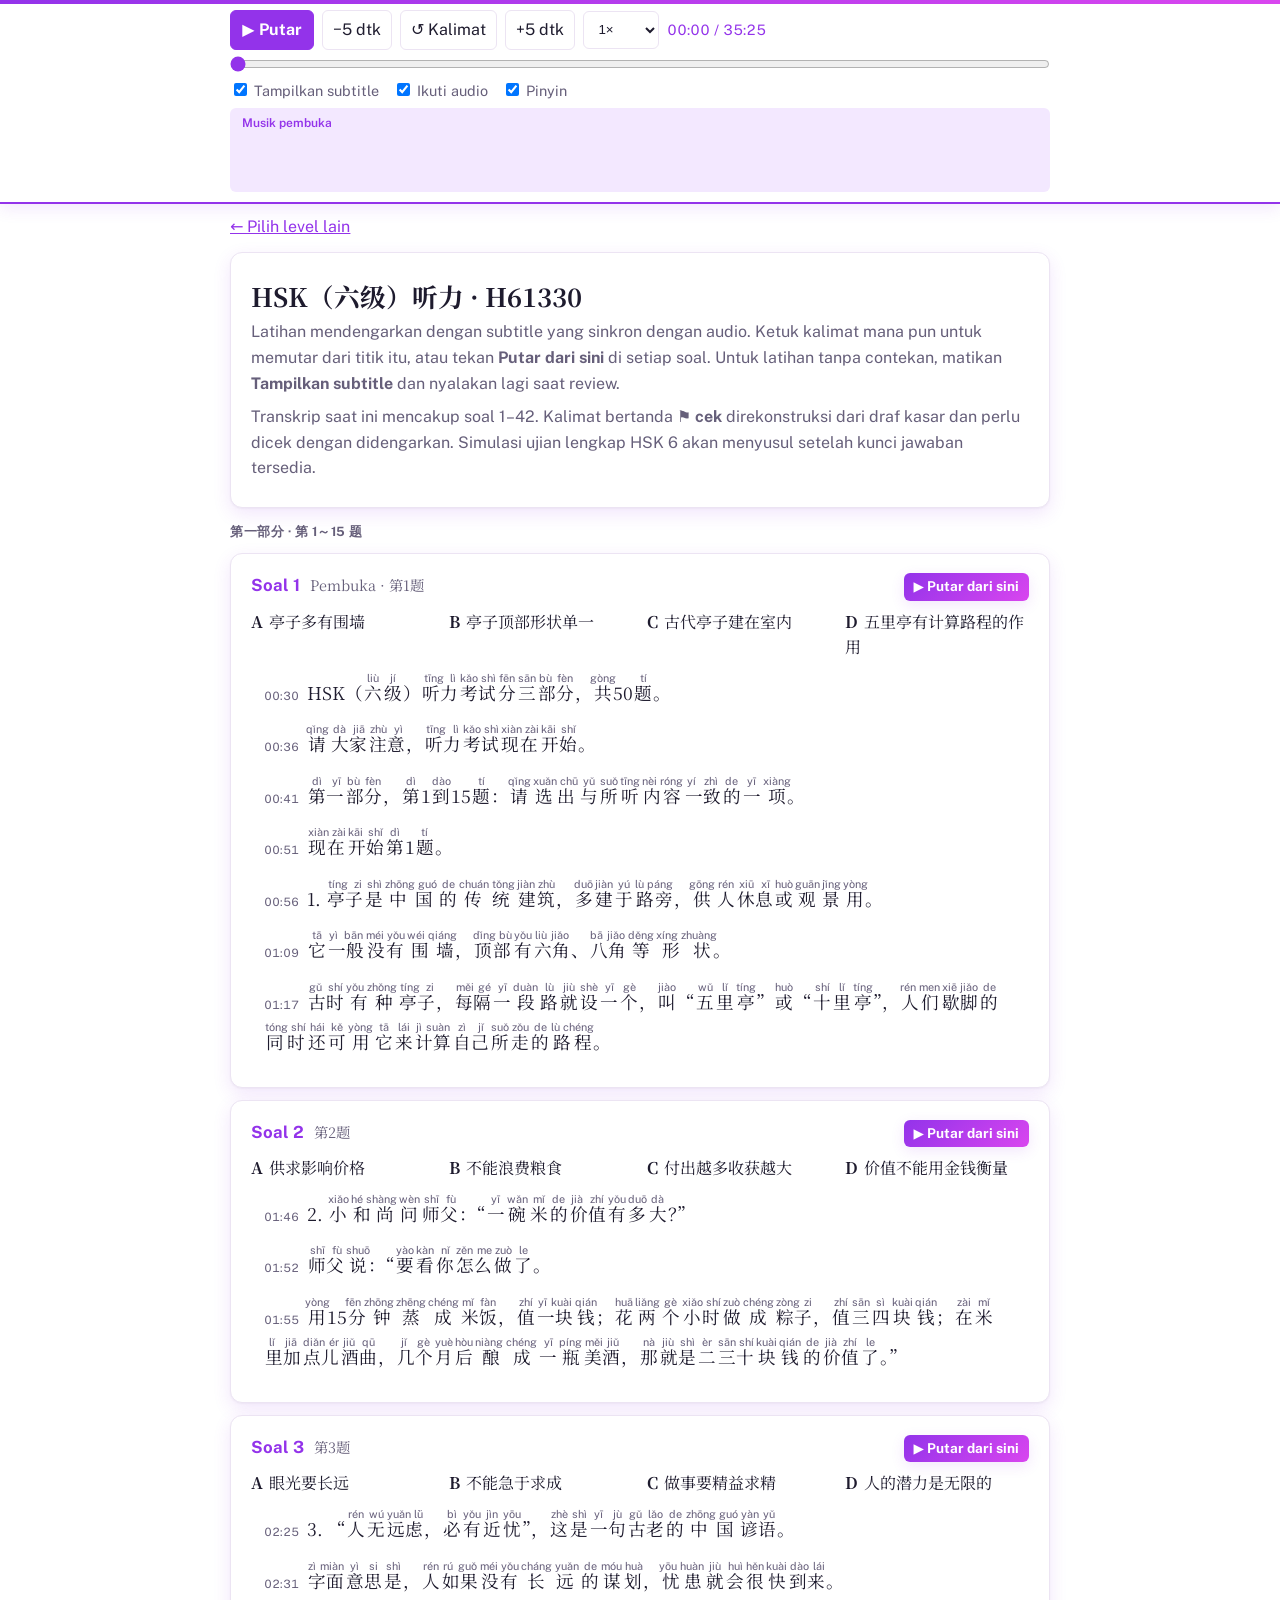
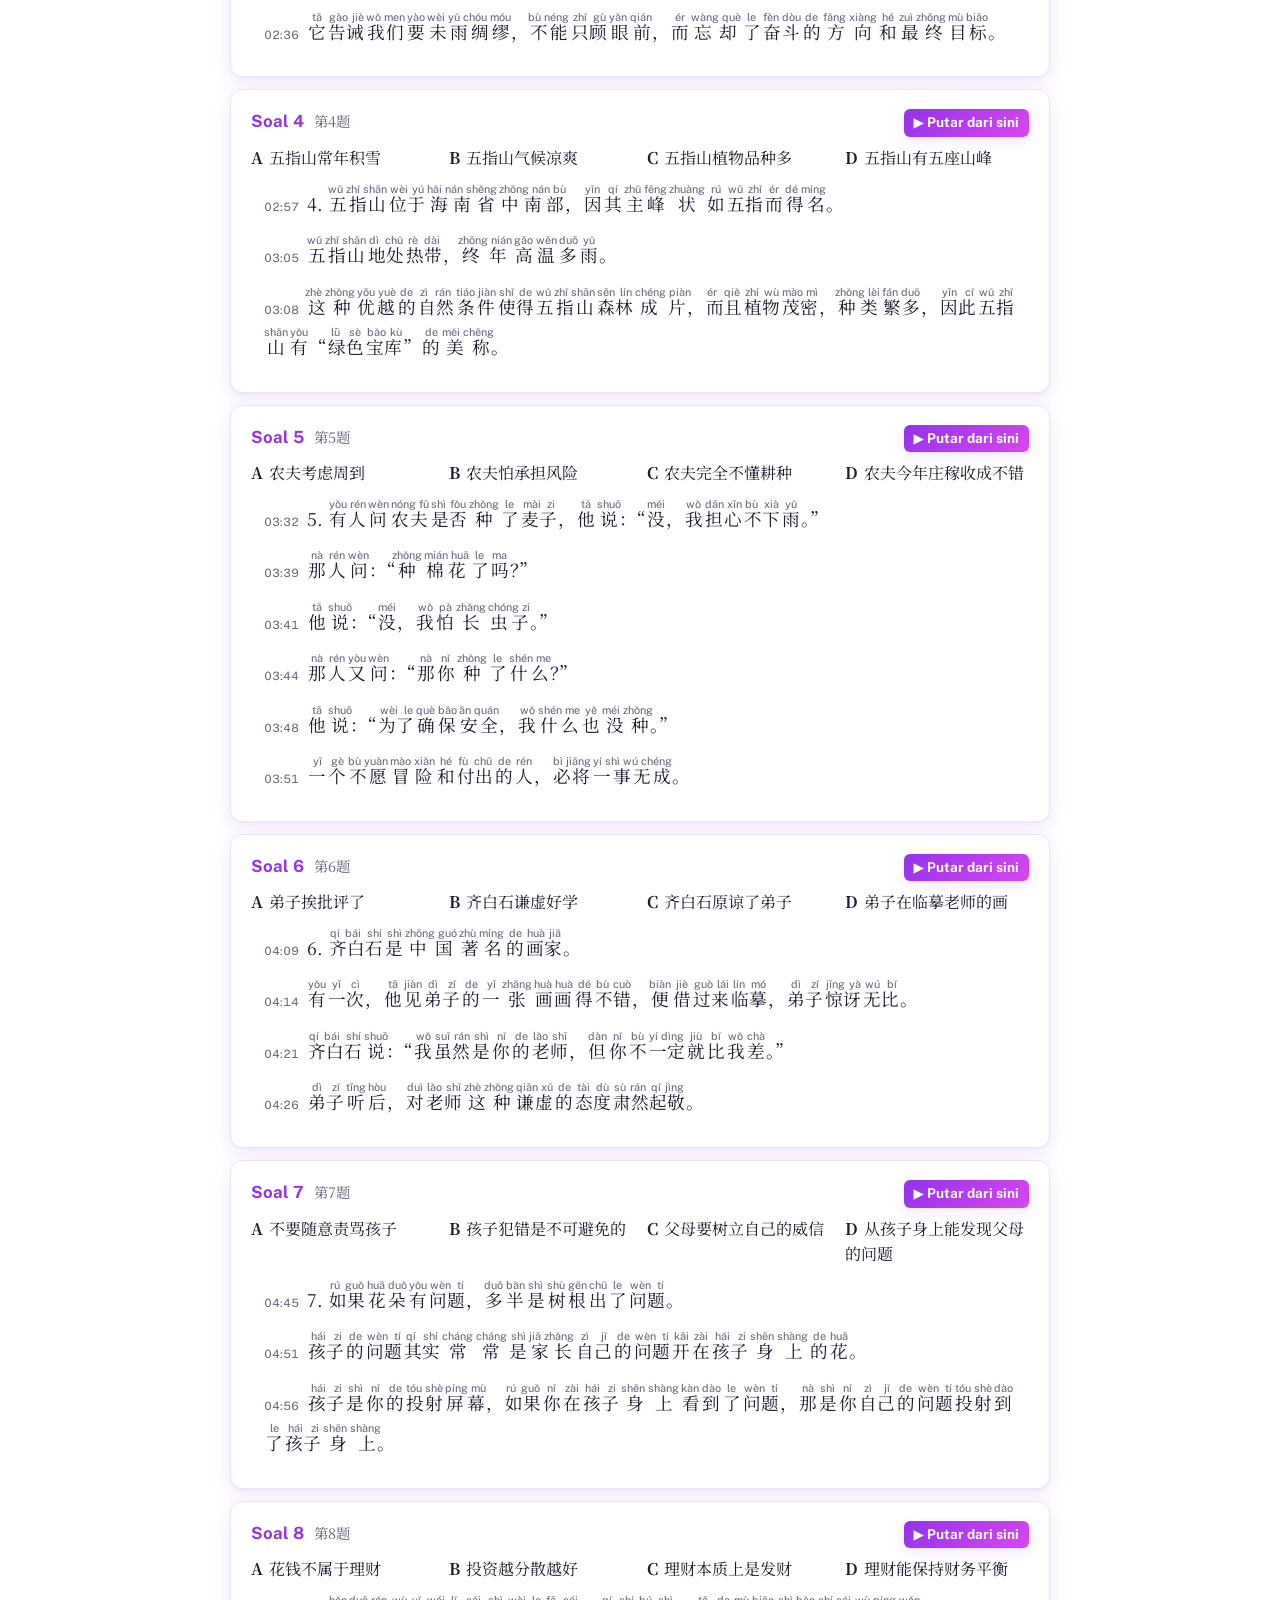
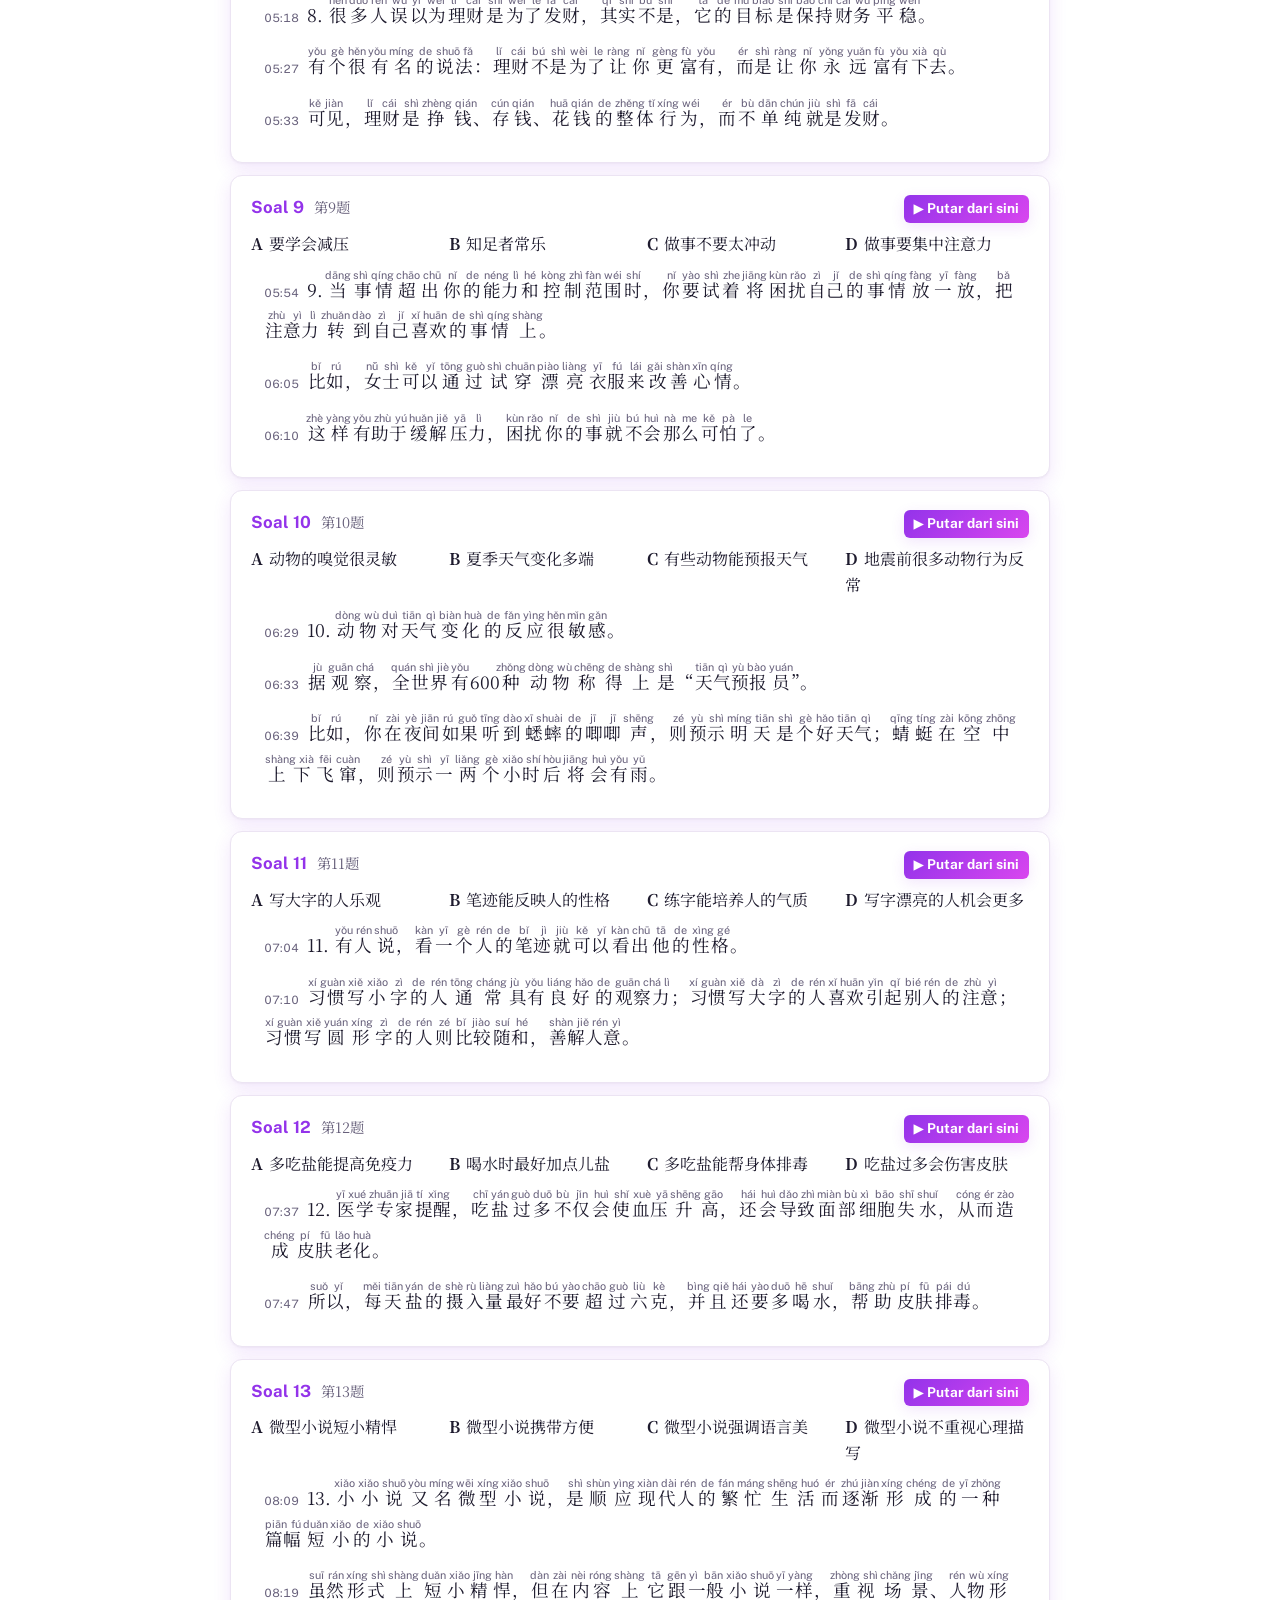
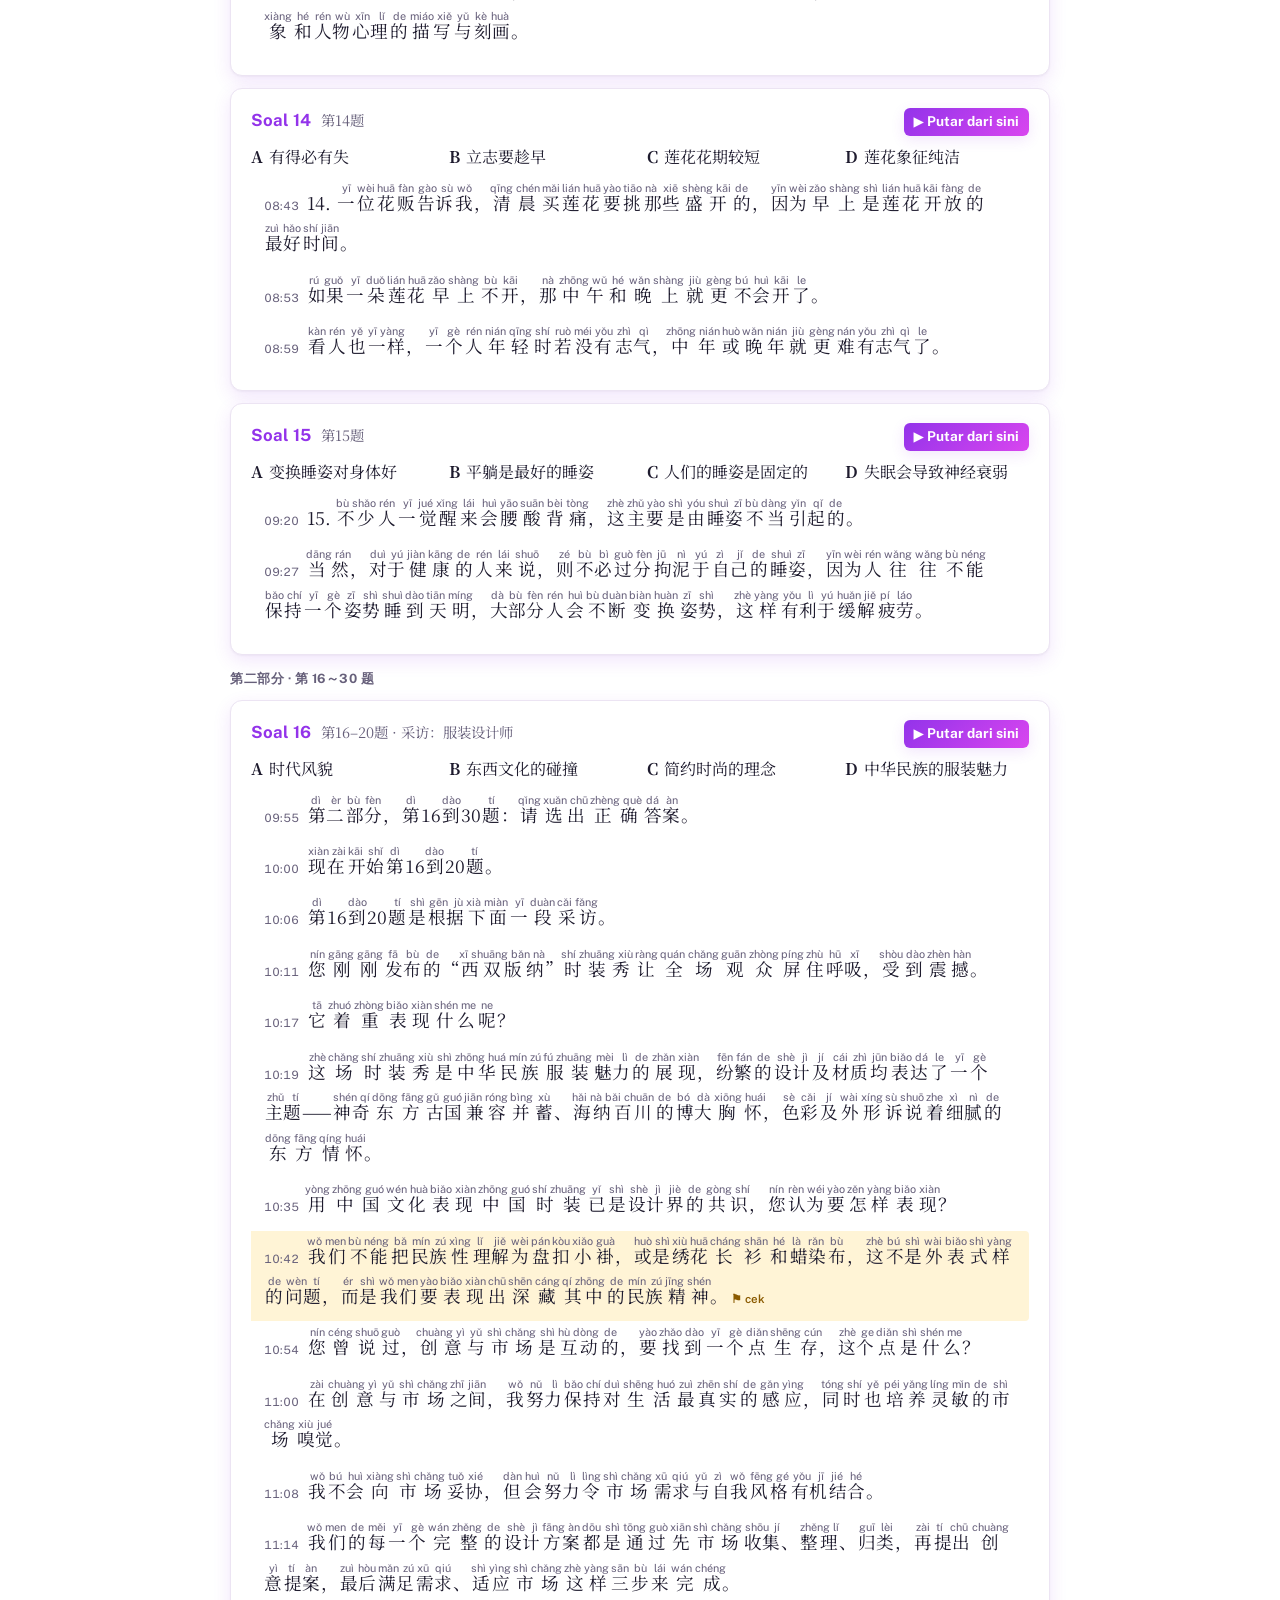
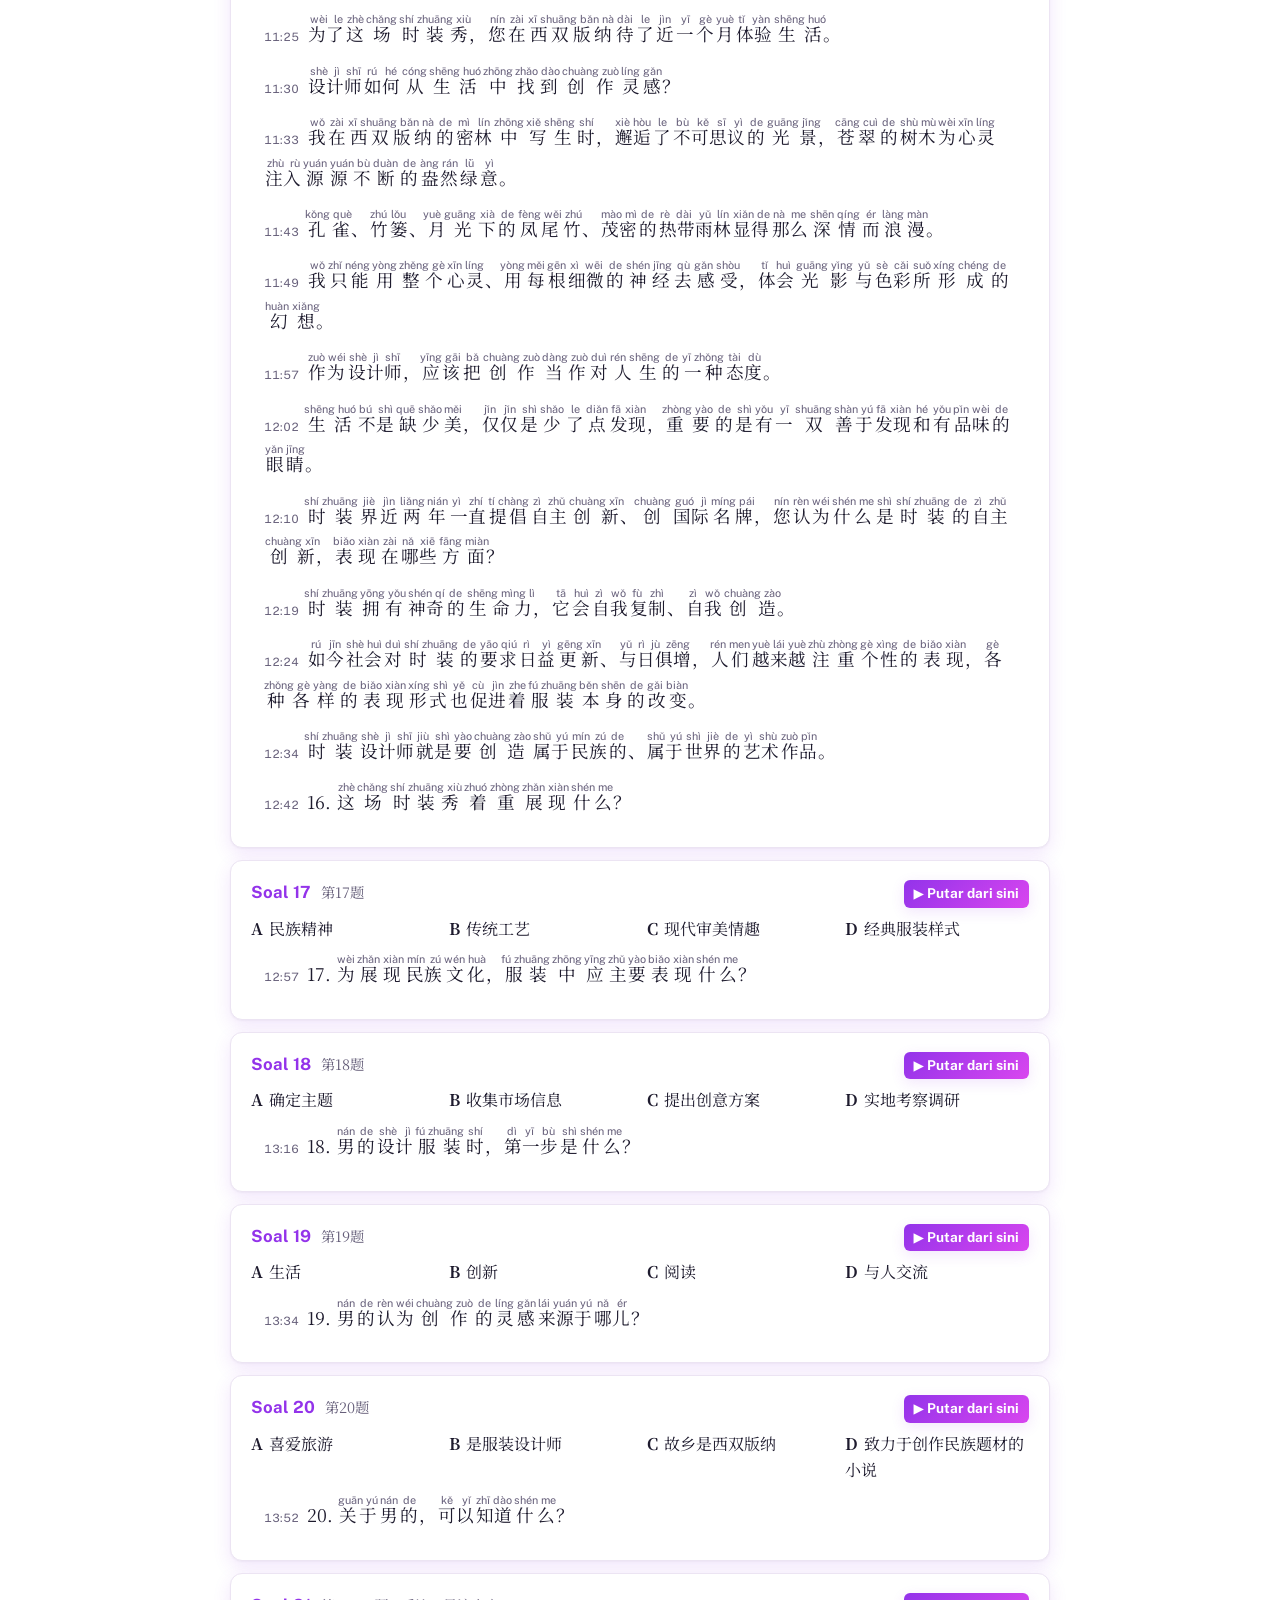
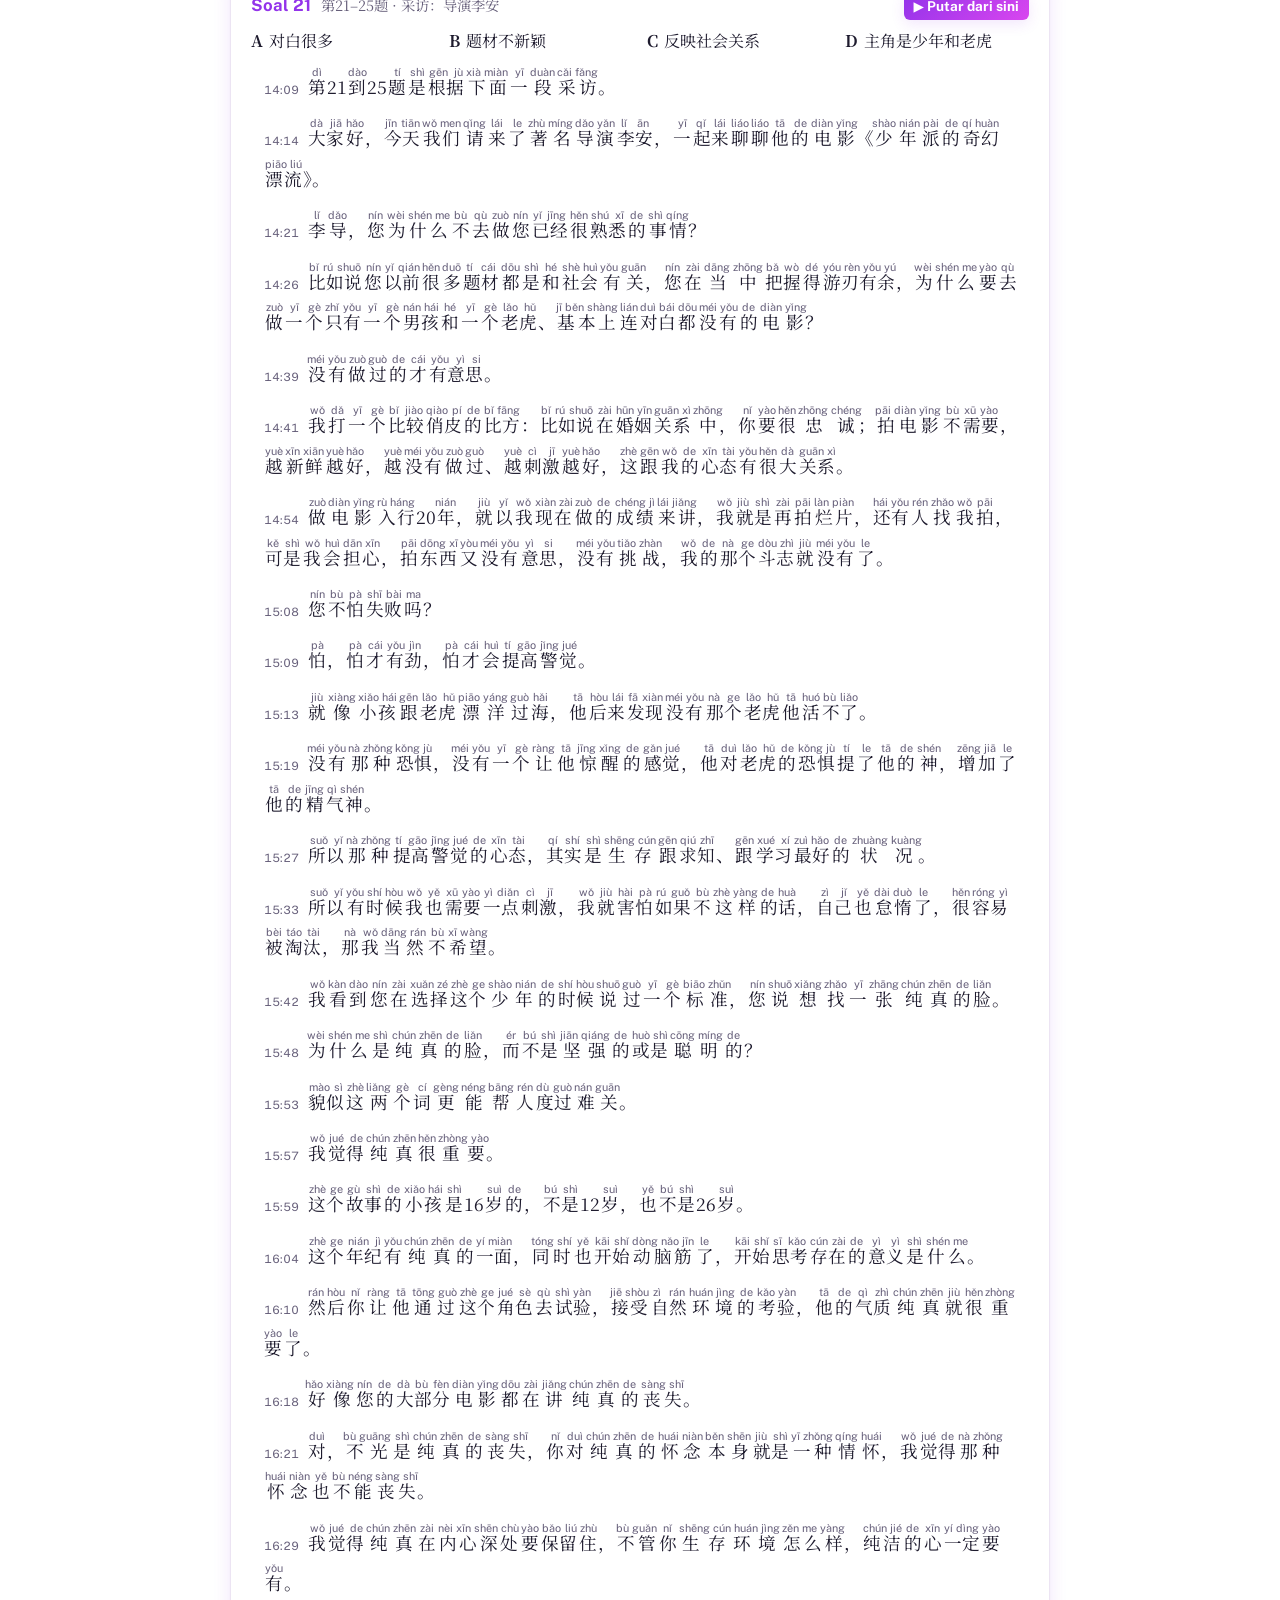
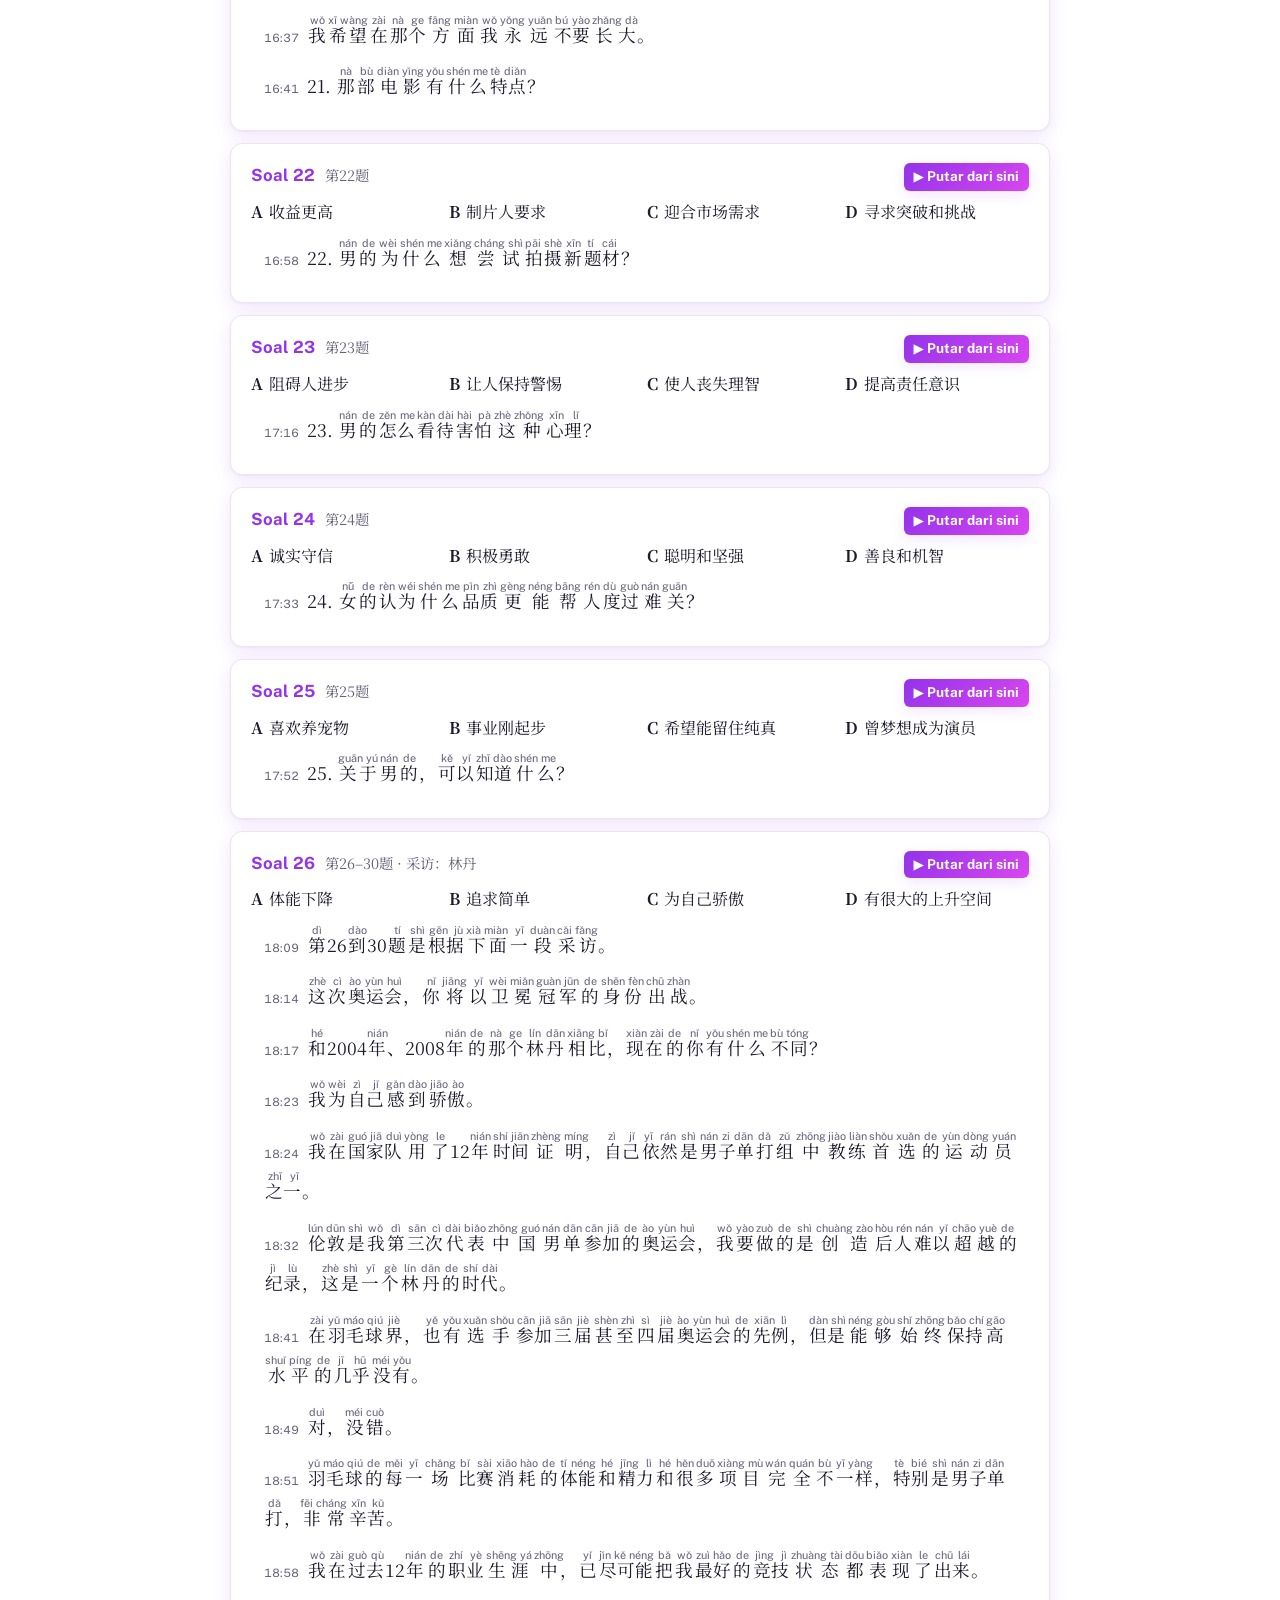
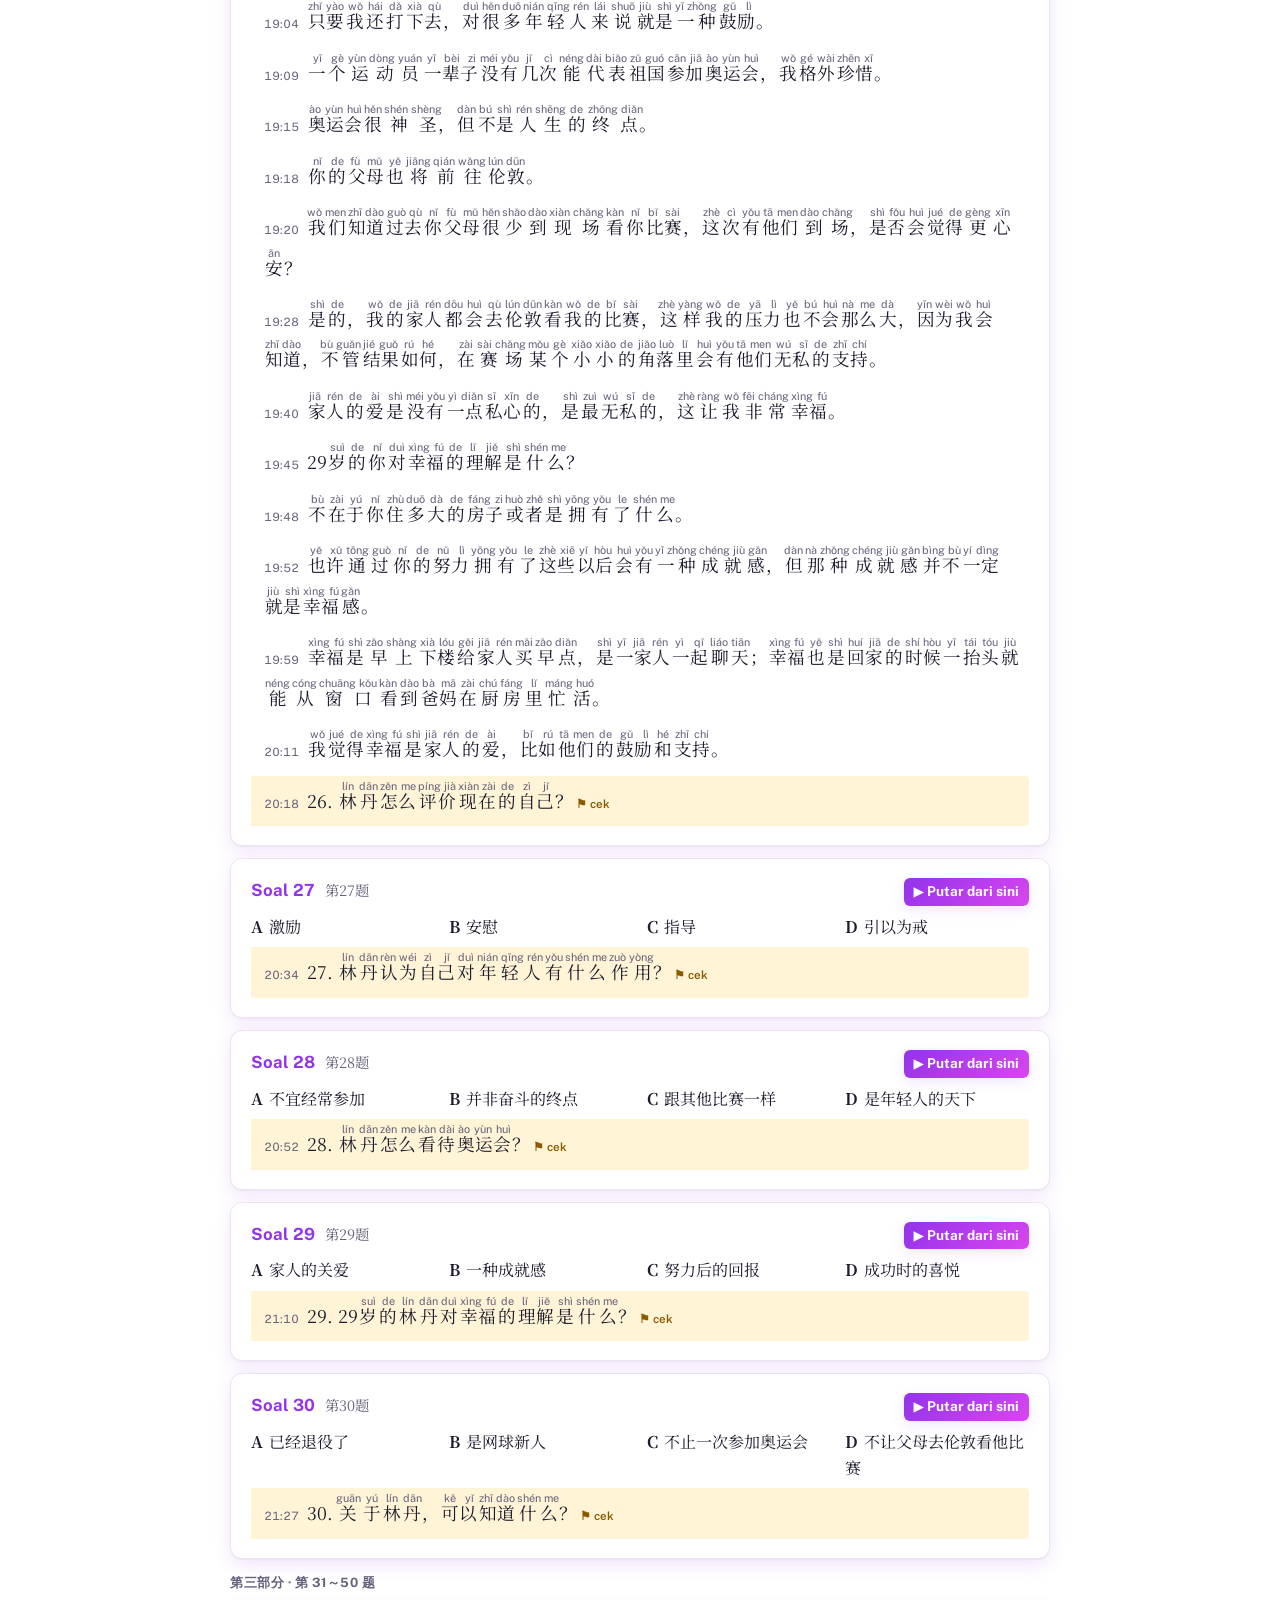
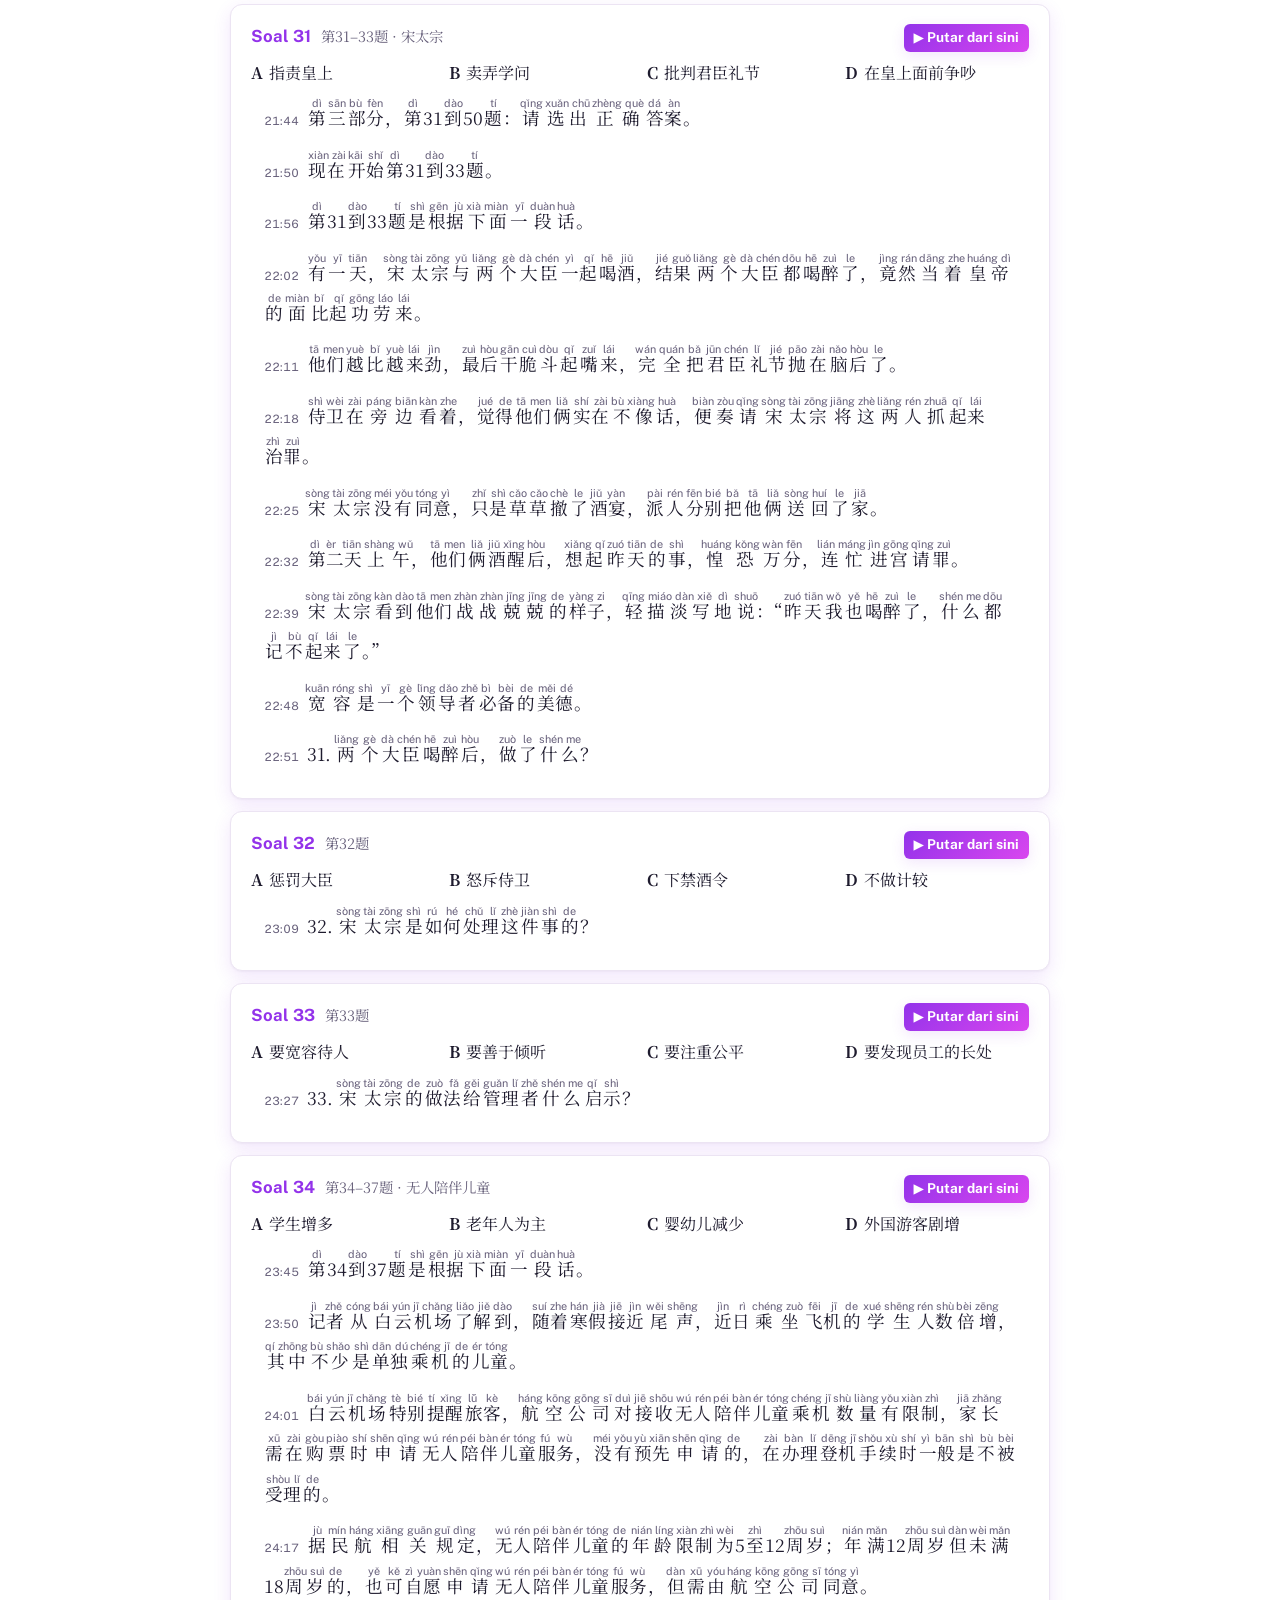
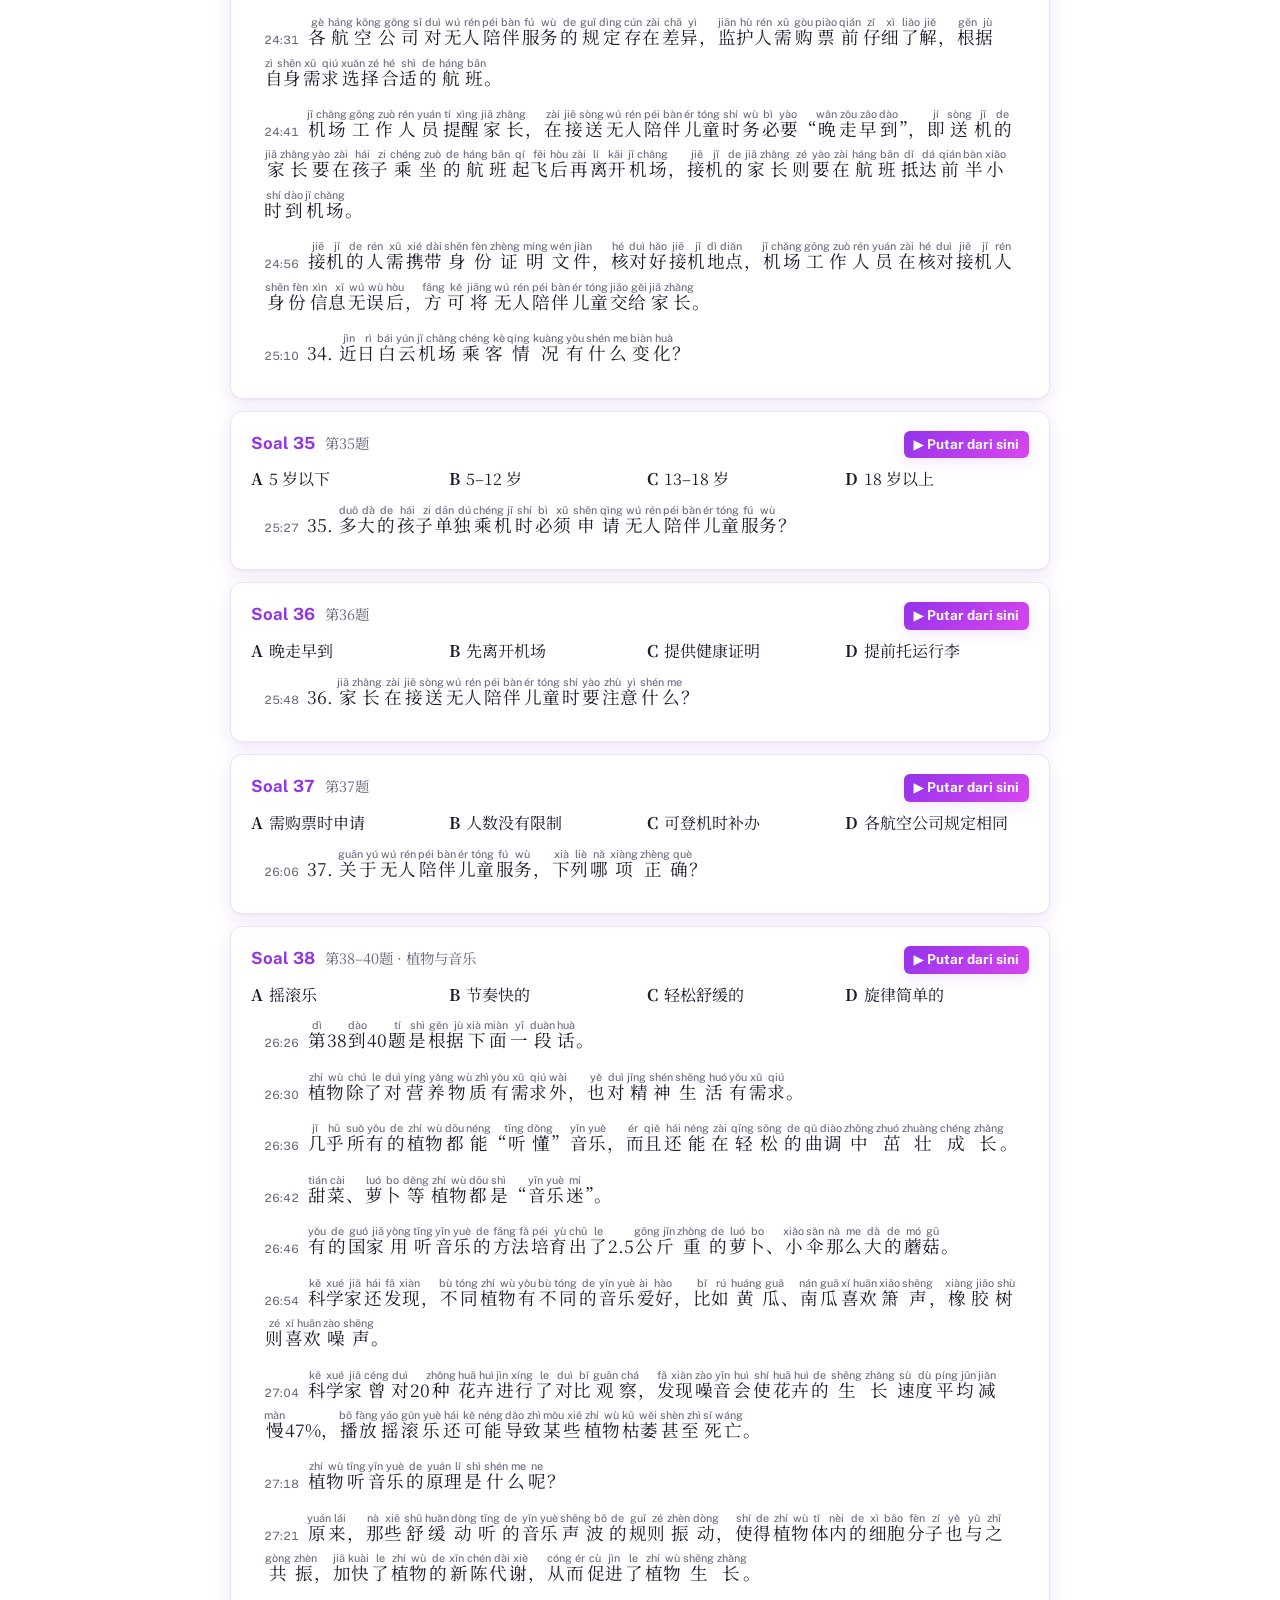
<file: hsk6/index.html>
<!doctype html>
<html lang="id" data-lv="6"><head><meta charset="utf-8">
<meta name="viewport" content="width=device-width, initial-scale=1, viewport-fit=cover">
<title>HSK 6 Listening</title>
<link rel="manifest" href="/manifest.webmanifest">
<meta name="theme-color" content="#0e5a63">
<link rel="icon" type="image/png" sizes="32x32" href="/icons/favicon-32.png">
<link rel="apple-touch-icon" href="/icons/apple-touch-icon.png">
<meta name="apple-mobile-web-app-capable" content="yes">
<meta name="mobile-web-app-capable" content="yes">
<meta name="apple-mobile-web-app-title" content="HSK Simulator">
<link href="https://fonts.googleapis.com/css2?family=Noto+Serif+SC:wght@400;700&family=Public+Sans:wght@400;600;700&display=swap" rel="stylesheet">
<style>
:root{--bg:#e9edf1;--paper:#fff;--ink:#17212b;--mute:#5b6773;--line:#c8d0d8;--on:#0e5a63;--onbg:#dff0f2;--red:#b42318;--warn:#8a5a00;--warnbg:#fff4d6;box-sizing:border-box;padding-top:env(safe-area-inset-top,0px);padding-bottom:env(safe-area-inset-bottom,0px)}
@media (prefers-color-scheme:dark){:root:not([data-theme="light"]){--bg:#10161c;--paper:#18212a;--ink:#e8edf1;--mute:#9aa7b3;--line:#33404c;--on:#5cc4cf;--onbg:#173238;--red:#ff8a7a;--warn:#f1c56b;--warnbg:#3a3216}}
:root[data-theme="dark"]{--bg:#10161c;--paper:#18212a;--ink:#e8edf1;--mute:#9aa7b3;--line:#33404c;--on:#5cc4cf;--onbg:#173238;--red:#ff8a7a;--warn:#f1c56b;--warnbg:#3a3216}
html{scroll-padding-top:230px}
body{margin:0;background:var(--bg);color:var(--ink);font:16px/1.6 "Public Sans",system-ui,sans-serif}
.zh{font-family:"Noto Serif SC","Songti SC","SimSun",serif}
main{max-width:820px;margin:0 auto;padding:12px 12px 80px}
a{color:var(--on)}
.paper{background:var(--paper);border:1px solid var(--line);border-radius:6px;padding:18px 20px;margin:12px 0}
h1{margin:.2em 0 .1em;font-size:1.6rem}.note{color:var(--mute);margin:0 0 8px}
button{font:inherit;cursor:pointer}
.bar{position:sticky;top:env(safe-area-inset-top,0px);z-index:5;background:var(--paper);border-bottom:2px solid var(--on);padding:10px 12px}
.bar .in{max-width:820px;margin:0 auto}
.ctl{display:flex;gap:8px;align-items:center;flex-wrap:wrap}
.ctl button,.ctl select{border:1px solid var(--line);background:var(--paper);color:var(--ink);border-radius:6px;padding:6px 10px;min-height:38px}
.ctl .pp{background:var(--on);border-color:var(--on);color:var(--paper);font-weight:700;min-width:84px}
.tm{font-variant-numeric:tabular-nums;color:var(--mute);font-size:.9rem}
.seek{flex:1 1 100%;width:100%;accent-color:var(--on);margin:6px 0 2px}
.sw{display:flex;gap:14px;flex-wrap:wrap;font-size:.9rem;color:var(--mute)}
.now{min-height:3.4em;margin-top:6px;padding:8px 12px;background:var(--onbg);border-radius:6px;font-size:1.25rem;line-height:1.55}
.now small{display:block;font:600 .75rem "Public Sans",sans-serif;color:var(--on)}
.now .tx{line-height:2.2}.now.hide .tx{filter:blur(6px);user-select:none}
.qb h2{margin:0;font-size:1.05rem;display:flex;gap:10px;align-items:baseline;flex-wrap:wrap}
.qb h2 .go{margin-left:auto;border:1px solid var(--on);color:var(--on);background:none;border-radius:6px;padding:3px 10px;font-size:.85rem}
.sec{font:700 .8rem "Public Sans",sans-serif;color:var(--mute);letter-spacing:.04em;margin:16px 0 4px}
.opts{display:grid;grid-template-columns:repeat(auto-fit,minmax(170px,1fr));gap:4px 14px;margin:8px 0;font-size:1rem}
.opts b{margin-right:6px}
.cue{display:block;width:100%;text-align:left;border:0;border-left:3px solid transparent;background:none;color:var(--ink);padding:5px 10px;margin:1px 0;border-radius:0 4px 4px 0;font-size:1.1rem;line-height:2.3}
.cue:hover{background:var(--bg)}
.cue.on{background:var(--onbg);border-left-color:var(--on)}
.cue .t{font:.72rem "Public Sans",sans-serif;color:var(--mute);margin-right:8px;font-variant-numeric:tabular-nums}
.cue.chk{background:var(--warnbg)}.cue.chk::after{content:" ⚑ cek";font:600 .72rem "Public Sans",sans-serif;color:var(--warn)}
.cue.on.chk{background:var(--onbg)}
.tl.hide .cue .x{filter:blur(5px)}
.miss{color:var(--mute);font-style:italic;margin:6px 0}
:focus-visible{outline:3px solid var(--on);outline-offset:2px}
</style>
<link rel="stylesheet" href="/theme.css"></head><body>
<header class="bar"><div class="in">
<div class="ctl"><button class="pp" id="pp" type="button">▶ Putar</button><button id="bk" type="button" title="Mundur 5 detik">−5 dtk</button><button id="rp" type="button" title="Ulangi kalimat ini">↺ Kalimat</button><button id="fw" type="button" title="Maju 5 detik">+5 dtk</button>
<select id="sp" title="Kecepatan"><option value=".75">0.75×</option><option value="1" selected>1×</option><option value="1.25">1.25×</option></select><span class="tm" id="tm">00:00 / 35:26</span></div>
<input class="seek" id="sk" type="range" min="0" max="2126" step="0.1" value="0" aria-label="Posisi audio">
<div class="sw"><label><input type="checkbox" id="sub" checked> Tampilkan subtitle</label><label><input type="checkbox" id="fol" checked> Ikuti audio</label><label><input type="checkbox" id="pyt" checked> Pinyin</label></div>
<div class="now zh" id="now"><small id="nowq">Tekan Putar untuk mulai</small><span class="tx" id="nowt"></span></div>
</div></header>
<main>
<a href="../">← Pilih level lain</a>
<section class="paper"><h1 class="zh">HSK（六级）听力 · H61330</h1>
<p class="note">Latihan mendengarkan dengan subtitle yang sinkron dengan audio. Ketuk kalimat mana pun untuk memutar dari titik itu, atau tekan <b>Putar dari sini</b> di setiap soal. Untuk latihan tanpa contekan, matikan <b>Tampilkan subtitle</b> dan nyalakan lagi saat review.</p>
<p class="note">Transkrip saat ini mencakup soal 1–42. Kalimat bertanda <b>⚑ cek</b> direkonstruksi dari draf kasar dan perlu dicek dengan didengarkan. Simulasi ujian lengkap HSK 6 akan menyusul setelah kunci jawaban tersedia.</p></section>
<div id="list"></div>
</main>
<audio id="au" preload="metadata" src="listening.mp3"></audio>
<script src="/reader.js"></script>
<script>
const QS={"1":30.1,"2":106.99,"3":145.03,"4":177.75,"5":212.44,"6":249.91,"7":285.28,"8":318.87,"9":354.28,"10":389.12,"11":424.93,"12":457.29,"13":489.3,"14":523.77,"15":560.27,"16":595.57,"17":777.98,"18":796.91,"19":814.58,"20":832.23,"21":849.19,"22":1018.04,"23":1036.04,"24":1053.66,"25":1072.26,"26":1089.42,"27":1234.39,"28":1252.7,"29":1270.13,"30":1287.27,"31":1304.63,"32":1389.41,"33":1407.03,"34":1425.24,"35":1527.87,"36":1548.1,"37":1566.88,"38":1586.02,"39":1671.9,"40":1690.84,"41":1707.89,"42":1780.65,"43":1800.43,"44":1817.75,"45":1937.9,"46":1955.62,"47":1974.39,"48":1991.71,"49":2069.09,"50":2087.12};
const OPT={
1:['亭子多有围墙','亭子顶部形状单一','古代亭子建在室内','五里亭有计算路程的作用'],2:['供求影响价格','不能浪费粮食','付出越多收获越大','价值不能用金钱衡量'],3:['眼光要长远','不能急于求成','做事要精益求精','人的潜力是无限的'],4:['五指山常年积雪','五指山气候凉爽','五指山植物品种多','五指山有五座山峰'],5:['农夫考虑周到','农夫怕承担风险','农夫完全不懂耕种','农夫今年庄稼收成不错'],
6:['弟子挨批评了','齐白石谦虚好学','齐白石原谅了弟子','弟子在临摹老师的画'],7:['不要随意责骂孩子','孩子犯错是不可避免的','父母要树立自己的威信','从孩子身上能发现父母的问题'],8:['花钱不属于理财','投资越分散越好','理财本质上是发财','理财能保持财务平衡'],9:['要学会减压','知足者常乐','做事不要太冲动','做事要集中注意力'],10:['动物的嗅觉很灵敏','夏季天气变化多端','有些动物能预报天气','地震前很多动物行为反常'],
11:['写大字的人乐观','笔迹能反映人的性格','练字能培养人的气质','写字漂亮的人机会更多'],12:['多吃盐能提高免疫力','喝水时最好加点儿盐','多吃盐能帮身体排毒','吃盐过多会伤害皮肤'],13:['微型小说短小精悍','微型小说携带方便','微型小说强调语言美','微型小说不重视心理描写'],14:['有得必有失','立志要趁早','莲花花期较短','莲花象征纯洁'],15:['变换睡姿对身体好','平躺是最好的睡姿','人们的睡姿是固定的','失眠会导致神经衰弱'],
16:['时代风貌','东西文化的碰撞','简约时尚的理念','中华民族的服装魅力'],17:['民族精神','传统工艺','现代审美情趣','经典服装样式'],18:['确定主题','收集市场信息','提出创意方案','实地考察调研'],19:['生活','创新','阅读','与人交流'],20:['喜爱旅游','是服装设计师','故乡是西双版纳','致力于创作民族题材的小说'],
21:['对白很多','题材不新颖','反映社会关系','主角是少年和老虎'],22:['收益更高','制片人要求','迎合市场需求','寻求突破和挑战'],23:['阻碍人进步','让人保持警惕','使人丧失理智','提高责任意识'],24:['诚实守信','积极勇敢','聪明和坚强','善良和机智'],25:['喜欢养宠物','事业刚起步','希望能留住纯真','曾梦想成为演员'],
26:['体能下降','追求简单','为自己骄傲','有很大的上升空间'],27:['激励','安慰','指导','引以为戒'],28:['不宜经常参加','并非奋斗的终点','跟其他比赛一样','是年轻人的天下'],29:['家人的关爱','一种成就感','努力后的回报','成功时的喜悦'],30:['已经退役了','是网球新人','不止一次参加奥运会','不让父母去伦敦看他比赛'],
31:['指责皇上','卖弄学问','批判君臣礼节','在皇上面前争吵'],32:['惩罚大臣','怒斥侍卫','下禁酒令','不做计较'],33:['要宽容待人','要善于倾听','要注重公平','要发现员工的长处'],34:['学生增多','老年人为主','婴幼儿减少','外国游客剧增'],35:['5 岁以下','5–12 岁','13–18 岁','18 岁以上'],
36:['晚走早到','先离开机场','提供健康证明','提前托运行李'],37:['需购票时申请','人数没有限制','可登机时补办','各航空公司规定相同'],38:['摇滚乐','节奏快的','轻松舒缓的','旋律简单的'],39:['噪音抑制花卉生长','植物的生命力顽强','植物生长离不开音乐','花卉不适合种在温室'],40:['音乐比化肥重要','音乐能帮人减肥','音乐能延长植物寿命','音乐能加快植物代谢'],
41:['逆向推','平均用力','用力反复推','连续推 10 圈'],42:['浮力增加','突然失控','人们开始用劲儿','重力和冲力变为推动力'],43:['要自信','目标要明确','做事要有始有终','凡事开始时需更努力'],44:['一人离开','分工救人','假装没看见','向警察求助'],45:['结果被质疑','对象是病人','在电梯里进行','最多 4 人参加'],
46:['不懂医术','缺乏耐心','从众和依赖心理','对未知事物的恐惧'],47:['要懂得感恩','要合理安排时间','不要对人心存偏见','正义之举不能仅靠道德'],48:['一种大脑疾病','大脑分为两部分','控制语言的神经系统','大脑左右半球功能不同'],49:['来不及说的话','脱口而出的话','话中暗含的意思','有讽刺意味的话'],50:['大脑的构造','语言的发音机制','如何训练大脑左半球','大脑右半球的语言功能']};
const PARTS={1:'第一部分 · 第 1～15 题',16:'第二部分 · 第 16～30 题',31:'第三部分 · 第 31～50 题'};
const $=s=>document.querySelector(s),au=$('#au'),esc=s=>String(s).replace(/[&<>"]/g,c=>({'&':'&amp;','<':'&lt;','>':'&gt;','"':'&quot;'}[c]));
const fmt=s=>{s=Math.max(0,s|0);return String(s/60|0).padStart(2,'0')+':'+String(s%60).padStart(2,'0')};
let C=[],cur=-1;
function parseVTT(txt){const out=[],bl=txt.replace(/\r/g,'').split(/\n\n+/);
for(const b of bl){const L=b.split('\n');const i=L.findIndex(l=>l.includes('-->'));if(i<0)continue;
const tt=L[i].split('-->').map(x=>x.trim().split(' ')[0]).map(x=>{const p=x.split(':').map(Number);return p.length==3?p[0]*3600+p[1]*60+p[2]:p[0]*60+p[1]});
const id=(L[i-1]||'').split('|');let t=L.slice(i+1).join(' ').trim(),chk=false;if(t.startsWith('[?]')){chk=true;t=t.slice(3).trim()}
out.push({q:parseInt(id[0])||0,label:(id[1]||'').trim(),s:tt[0],e:tt[1],t,chk})}
return out.sort((a,b)=>a.s-b.s)}
function render(){const by={};C.forEach((c,i)=>{c.i=i;(by[c.q]=by[c.q]||[]).push(c)});let h='';
for(let q=1;q<=50;q++){if(PARTS[q])h+=`<div class="sec zh">${PARTS[q]}</div>`;const cs=by[q]||[];const lab=cs.find(c=>c.label);
h+=`<section class="paper qb" id="q${q}"><h2><span>Soal ${q}</span>${lab&&lab.label?`<span class="zh" style="font-weight:400;color:var(--mute);font-size:.9rem">${esc(lab.label)}</span>`:''}<button class="go" type="button" data-t="${QS[q]}">▶ Putar dari sini</button></h2>
<div class="opts zh">${OPT[q].map((o,i)=>`<span><b>${'ABCD'[i]}</b>${o}</span>`).join('')}</div>
<div class="tl">${cs.length?cs.map(c=>`<button class="cue zh${c.chk?' chk':''}" type="button" id="c${c.i}" data-t="${c.s}"><span class="t">${fmt(c.s)}</span><span class="x" data-ctx="${esc(c.t)}">${HR.html(c.t)}</span></button>`).join(''):'<p class="miss">Transkrip soal ini belum tersedia. Audio tetap bisa diputar dari sini.</p>'}</div></section>`}
$('#list').innerHTML=h;applyHide()}
function applyHide(){const on=$('#sub').checked;$('#now').classList.toggle('hide',!on);document.querySelectorAll('.tl').forEach(t=>t.classList.toggle('hide',!on))}
function idxAt(t){let lo=0,hi=C.length-1,r=-1;while(lo<=hi){const m=(lo+hi)>>1;if(C[m].s<=t+.05){r=m;lo=m+1}else hi=m-1}return r}
function qAt(t){let q=1;for(let n=1;n<=50;n++)if(QS[n]<=t+.05)q=n;return q}
function update(){const t=au.currentTime;$('#tm').textContent=fmt(t)+' / '+fmt(au.duration||2126);if(!dragging)$('#sk').value=t;
let i=idxAt(t);if(i>=0&&t>C[i].e+0.6)i=-1;
if(i!==cur){if(cur>=0)$('#c'+cur)?.classList.remove('on');cur=i;
if(i>=0){const el=$('#c'+i);el.classList.add('on');if($('#fol').checked&&!au.paused)el.scrollIntoView({block:'center',behavior:'smooth'})}}
const q=qAt(t);$('#nowq').textContent=t<QS[1]-.5?'Musik pembuka':'Soal '+q+(i<0?(C.some(c=>c.q==q)?' · jeda menjawab':' · transkrip belum tersedia'):'');
const nt=$('#nowt');if(nt.dataset.i!==String(i)){nt.dataset.i=i;nt.innerHTML=i>=0?HR.html(C[i].t):''}}
let dragging=false;
$('#pp').onclick=()=>au.paused?au.play():au.pause();
au.onplay=()=>$('#pp').textContent='❚❚ Jeda';au.onpause=()=>$('#pp').textContent='▶ Putar';
au.ontimeupdate=update;au.onloadedmetadata=()=>{$('#sk').max=au.duration;update()};
$('#bk').onclick=()=>au.currentTime=Math.max(0,au.currentTime-5);$('#fw').onclick=()=>au.currentTime+=5;
$('#rp').onclick=()=>{const i=idxAt(au.currentTime);if(i>=0){au.currentTime=C[i].s;au.play()}};
$('#sp').onchange=e=>au.playbackRate=+e.target.value;
$('#sk').oninput=e=>{dragging=true;$('#tm').textContent=fmt(+e.target.value)+' / '+fmt(au.duration||2126)};
$('#sk').onchange=e=>{dragging=false;au.currentTime=+e.target.value};
$('#sub').onchange=applyHide;
$('#list').addEventListener('click',e=>{const b=e.target.closest('[data-t]');if(!b)return;au.currentTime=+b.dataset.t;au.play()});
$('#pyt').onchange=e=>HR.pinyin(e.target.checked);
HR.load('words.json','HSK 6 · H61330').then(()=>fetch('listening.vtt')).then(r=>r.text()).then(t=>{C=parseVTT(t);render();update()}).catch(()=>{$('#list').innerHTML='<p class="paper">Transkrip gagal dimuat. Periksa koneksi lalu muat ulang halaman.</p>'});
</script>
<script>if('serviceWorker' in navigator)addEventListener('load',()=>navigator.serviceWorker.register('/sw.js').catch(()=>{}))</script>
</body></html>
</file>
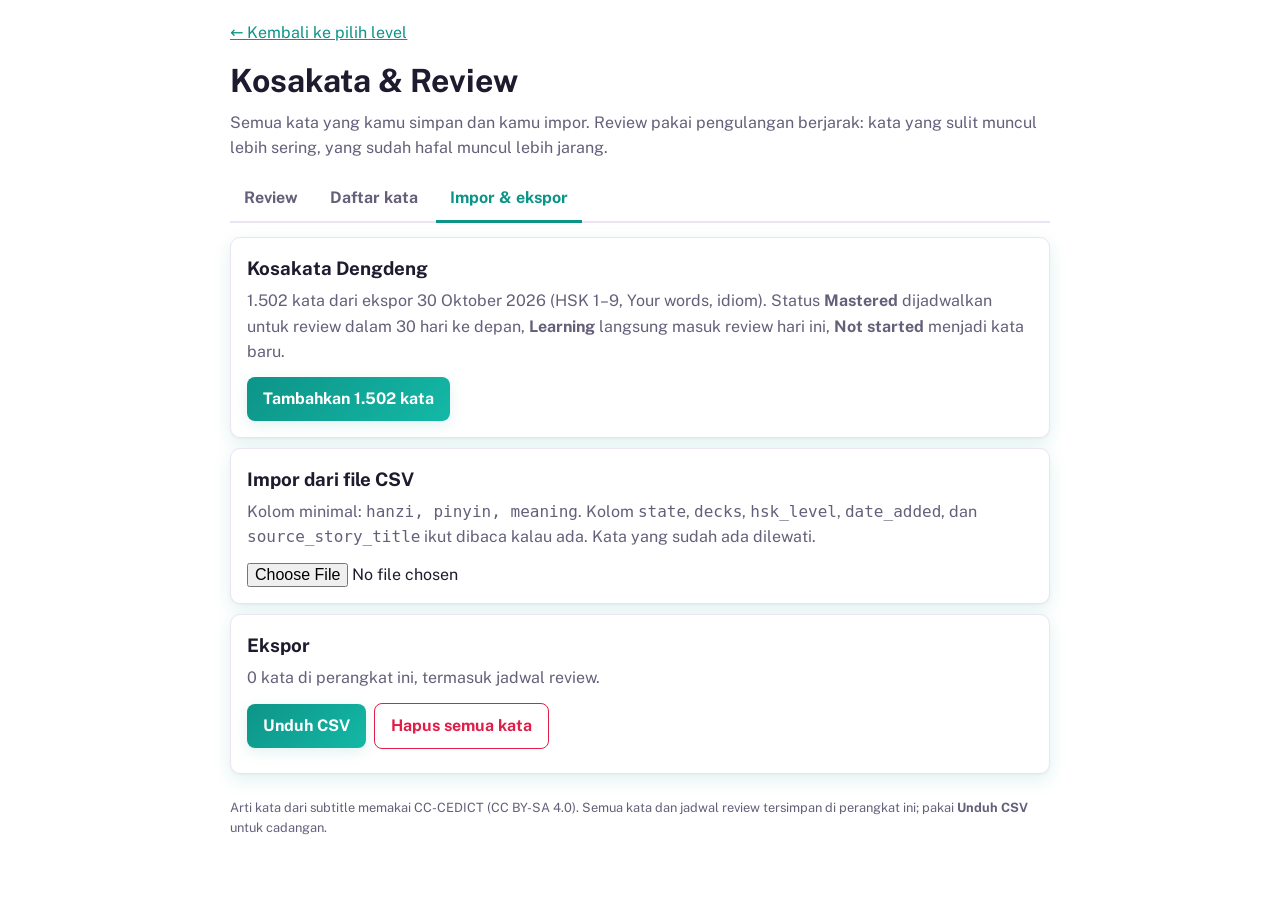
<file: kata/index.html>
<!doctype html>
<html lang="id" data-lv="kata"><head><meta charset="utf-8">
<meta name="viewport" content="width=device-width, initial-scale=1, viewport-fit=cover">
<title>Kosakata & Review</title>
<link rel="manifest" href="/manifest.webmanifest">
<meta name="theme-color" content="#0e5a63">
<link rel="icon" type="image/png" sizes="32x32" href="/icons/favicon-32.png">
<link rel="apple-touch-icon" href="/icons/apple-touch-icon.png">
<link href="https://fonts.googleapis.com/css2?family=Noto+Serif+SC:wght@400;700&family=Public+Sans:wght@400;600;700&display=swap" rel="stylesheet">
<style>
:root{--bg:#e9edf1;--paper:#fff;--ink:#17212b;--mute:#5b6773;--line:#c8d0d8;--on:#0e5a63;--onbg:#dff0f2;--red:#b42318;--ok:#1b7a3d;--warn:#8a5a00;box-sizing:border-box}
@media (prefers-color-scheme:dark){:root:not([data-theme="light"]){--bg:#10161c;--paper:#18212a;--ink:#e8edf1;--mute:#9aa7b3;--line:#33404c;--on:#5cc4cf;--onbg:#173238;--red:#ff8a7a;--ok:#6fd08c;--warn:#f1c56b}}
:root[data-theme="dark"]{--bg:#10161c;--paper:#18212a;--ink:#e8edf1;--mute:#9aa7b3;--line:#33404c;--on:#5cc4cf;--onbg:#173238;--red:#ff8a7a;--ok:#6fd08c;--warn:#f1c56b}
body{margin:0;background:var(--bg);color:var(--ink);font:16px/1.6 "Public Sans",system-ui,sans-serif}
.zh{font-family:"Noto Serif SC","Songti SC","SimSun",serif}
main{max-width:820px;margin:0 auto;padding:20px 16px 60px}a{color:var(--on)}
h1{margin:.3em 0 .1em}.note{color:var(--mute);margin:0 0 12px}
button,select,input{font:inherit}
.tabs{display:flex;gap:4px;border-bottom:2px solid var(--line);margin:14px 0}
.tabs button{border:0;background:none;color:var(--mute);padding:10px 14px;font-weight:700;cursor:pointer;border-bottom:3px solid transparent;margin-bottom:-2px}
.tabs button.on{color:var(--on);border-bottom-color:var(--on)}.tabs b{background:var(--red);color:#fff;border-radius:10px;padding:0 7px;font-size:.75rem;margin-left:4px}
.stats{display:grid;grid-template-columns:repeat(auto-fit,minmax(120px,1fr));gap:8px;margin-bottom:12px}
.st{background:var(--paper);border:1px solid var(--line);border-radius:8px;padding:8px 12px}.st b{display:block;font-size:1.5rem}
.row{display:flex;flex-wrap:wrap;gap:8px;align-items:center;margin:8px 0}
.row select,.row input{padding:7px 9px;border:1px solid var(--line);border-radius:6px;background:var(--paper);color:var(--ink)}.row input[type=search]{flex:1 1 180px}
.btn{border:1px solid var(--on);background:none;color:var(--on);border-radius:8px;padding:9px 16px;font-weight:700;cursor:pointer}
.btn.p{background:var(--on);color:var(--paper)}.btn.d{border-color:var(--red);color:var(--red)}
.card{background:var(--paper);border:1px solid var(--line);border-radius:14px;padding:26px 18px;text-align:center;min-height:240px;display:flex;flex-direction:column;justify-content:center;gap:6px}
.card .w{font:700 3.2rem/1.2 "Noto Serif SC",serif}.card .m{font-size:1.25rem}.card .py{color:var(--on);font-weight:700;font-size:1.25rem}
.card .src{color:var(--mute);font-size:.85rem}.card .tag{display:inline-block;background:var(--onbg);color:var(--on);border-radius:4px;padding:0 7px;font-size:.75rem;font-weight:700;margin:2px}
.grade{display:grid;grid-template-columns:repeat(4,1fr);gap:6px;margin-top:10px}
.grade button{border:0;border-radius:10px;padding:10px 4px;font-weight:700;cursor:pointer;color:#fff}.grade small{display:block;font-weight:400;opacity:.9;font-size:.75rem}
.g1{background:#b42318}.g2{background:#b26b00}.g3{background:#1b7a3d}.g4{background:#0e5a63}
.show{width:100%;margin-top:10px}
.list{display:grid;gap:6px}
.it{display:grid;grid-template-columns:auto 1fr auto;gap:2px 12px;align-items:start;background:var(--paper);border:1px solid var(--line);border-radius:8px;padding:10px 12px}
.it .w{font:700 1.5rem/1.2 "Noto Serif SC",serif}.it .py{color:var(--on);font-weight:600}.it .meta{color:var(--mute);font-size:.8rem}
.it .act{display:flex;gap:4px}.it .act button{border:1px solid var(--line);background:none;color:var(--ink);border-radius:6px;padding:3px 8px;cursor:pointer}
.it .act .del{color:var(--red)}
.pill{display:inline-block;border-radius:10px;padding:0 7px;font-size:.72rem;font-weight:700;margin-right:4px}
.s-n{background:var(--onbg);color:var(--on)}.s-l{background:#fff4d6;color:#8a5a00}.s-m{background:#dcf3e3;color:#1b7a3d}.s-d{background:#fde8e6;color:#b42318}
.box{background:var(--paper);border:1px solid var(--line);border-radius:10px;padding:16px;margin:10px 0}
.box h3{margin:0 0 4px}.msg{font-weight:600;color:var(--ok)}
.empty{background:var(--paper);border:1px solid var(--line);border-radius:8px;padding:20px;text-align:center;color:var(--mute)}
.more{display:block;margin:10px auto}
:focus-visible{outline:3px solid var(--on);outline-offset:2px}
footer{color:var(--mute);font-size:.8rem;margin-top:24px}
</style>
<link rel="stylesheet" href="/theme.css"></head><body>
<main>
<a href="/">← Kembali ke pilih level</a>
<h1>Kosakata & Review</h1>
<p class="note">Semua kata yang kamu simpan dan kamu impor. Review pakai pengulangan berjarak: kata yang sulit muncul lebih sering, yang sudah hafal muncul lebih jarang.</p>
<div class="tabs" role="tablist"><button data-tab="rev" class="on">Review<b id="dueb" hidden></b></button><button data-tab="list">Daftar kata</button><button data-tab="io">Impor & ekspor</button></div>
<div id="out"></div>
<footer>Arti kata dari subtitle memakai CC-CEDICT (CC BY-SA 4.0). Semua kata dan jadwal review tersimpan di perangkat ini; pakai <b>Unduh CSV</b> untuk cadangan.</footer>
</main>
<script src="/reader.js"></script>
<script>
const $=s=>document.querySelector(s),esc=s=>String(s??'').replace(/[&<>"]/g,c=>({'&':'&amp;','<':'&lt;','>':'&gt;','"':'&quot;'}[c]));
const DAY=864e5,today=()=>{const d=new Date();d.setHours(0,0,0,0);return d.getTime()},ymd=t=>{const d=new Date(t);return d.getFullYear()+'-'+String(d.getMonth()+1).padStart(2,'0')+'-'+String(d.getDate()).padStart(2,'0')};
const CFGK='hsk-srs-cfg',DAYK='hsk-srs-day';
const getJ=(k,d)=>{try{return JSON.parse(localStorage.getItem(k))??d}catch(e){return d}},setJ=(k,v)=>{try{localStorage.setItem(k,JSON.stringify(v))}catch(e){alert('Penyimpanan perangkat penuh atau diblokir. Unduh CSV sebagai cadangan.')}};
let cfg=Object.assign({newPerDay:20,dir:'zh',deck:''},getJ(CFGK,{}));
const W=()=>HR.saved(),save=a=>HR.store(a);
const decksOf=x=>x.decks&&x.decks.length?x.decks:[x.src?'Dari subtitle':'Lainnya'];
const inDeck=x=>!cfg.deck||decksOf(x).includes(cfg.deck);
const isNew=x=>!x.srs;const isDue=x=>x.srs&&x.srs.due<=today();const isMast=x=>x.srs&&x.srs.ivl>=21;
const stateOf=x=>isNew(x)?['n','Baru']:isDue(x)?['d','Jatuh tempo']:isMast(x)?['m','Hafal']:['l','Belajar'];
function dayInfo(){const d=getJ(DAYK,{});return d.date===ymd(today())?d:{date:ymd(today()),new:0,done:0}}
// --- spaced repetition (SM-2 style) ---
function next(s,g){s=Object.assign({ivl:0,ef:2.5,reps:0,lapses:0},s||{});
 // intervals for each button, always Lupa < Sulit < Bisa < Mudah
 const good=s.reps==0?2:s.reps==1?3:Math.round(Math.max(s.ivl,1)*s.ef);
 const hard=Math.min(Math.max(1,Math.round((s.ivl||1)*1.2)),Math.max(1,good-1));
 const easy=Math.max(good+1,s.reps==0?4:Math.round(Math.max(s.ivl,1)*s.ef*1.3));
 if(g==1){s.lapses++;s.reps=0;s.ivl=0;s.ef=Math.max(1.3,s.ef-.2)}
 else if(g==2){s.ivl=hard;s.ef=Math.max(1.3,s.ef-.15);s.reps++}
 else if(g==3){s.ivl=good;s.reps++}
 else{s.ivl=easy;s.ef+=.15;s.reps++}
 s.due=today()+s.ivl*DAY;s.last=Date.now();return s}
const lbl=n=>n<1?'hari ini':n==1?'1 hari':n<30?n+' hari':n<365?Math.round(n/30)+' bln':Math.round(n/365)+' thn';
let tab='rev',Q=[],qi=0,shown=false,sess={done:0,again:0};
function buildQueue(){const a=W(),di=dayInfo();
 const due=a.filter(x=>inDeck(x)&&isDue(x)).sort((x,y)=>x.srs.due-y.srs.due);
 const fresh=a.filter(x=>inDeck(x)&&isNew(x)).slice(0,Math.max(0,cfg.newPerDay-di.new));
 Q=[...due.map(x=>x.w),...fresh.map(x=>x.w)];qi=0;shown=false}
function badge(){const n=W().filter(isDue).length;const b=$('#dueb');b.hidden=!n;b.textContent=n}
function deckSel(){const ds=[...new Set(W().flatMap(decksOf))].sort();return `<select id="deck" aria-label="Deck"><option value="">Semua deck</option>${ds.map(d=>`<option${d==cfg.deck?' selected':''}>${esc(d)}</option>`).join('')}</select>`}
function stats(){const a=W().filter(inDeck),di=dayInfo();
 return `<div class="stats"><div class="st"><b>${a.filter(isDue).length}</b>jatuh tempo</div><div class="st"><b>${Math.min(a.filter(isNew).length,Math.max(0,cfg.newPerDay-di.new))}</b>kata baru hari ini</div><div class="st"><b>${a.filter(isMast).length}</b>hafal</div><div class="st"><b>${a.length}</b>total kata</div></div>`}
function renderRev(){const a=W();
 if(!a.length){$('#out').innerHTML=`<div class="empty">Belum ada kata. Buka tab <b>Impor & ekspor</b> untuk menambahkan kosakatamu, atau simpan kata dari subtitle listening.</div>`;return}
 let h=stats()+`<div class="row">${deckSel()}<select id="dir" aria-label="Arah kartu"><option value="zh"${cfg.dir=='zh'?' selected':''}>汉字 → arti</option><option value="en"${cfg.dir=='en'?' selected':''}>arti → 汉字</option></select><select id="npd" aria-label="Kata baru per hari">${[0,10,20,30,50].map(n=>`<option value="${n}"${n==cfg.newPerDay?' selected':''}>${n} kata baru/hari</option>`).join('')}</select></div>`;
 if(qi>=Q.length){h+=`<div class="empty">${sess.done?`<b>Selesai untuk sekarang!</b> ${sess.done} kartu direview${sess.again?`, ${sess.again} diulang`:''}.<br>`:'Tidak ada kartu untuk direview sekarang. '}Datang lagi besok, atau tambah kata baru per hari.</div>`;$('#out').innerHTML=h;return}
 const x=a.find(y=>y.w==Q[qi]);if(!x){qi++;return renderRev()}
 const front=cfg.dir=='zh'?`<div class="w zh">${esc(x.w)}</div>`:`<div class="m">${esc(x.d)}</div>`;
 const back=`${cfg.dir=='zh'?'':`<div class="w zh">${esc(x.w)}</div>`}<div class="py">${esc(x.p)}</div>${cfg.dir=='zh'?`<div class="m">${esc(x.d)}</div>`:''}${x.src?`<div class="src zh">${esc(x.src)}</div>`:''}<div>${decksOf(x).map(d=>`<span class="tag">${esc(d)}</span>`).join('')}</div>`;
 h+=`<p class="note" style="text-align:center">${qi+1} / ${Q.length}${isNew(x)?' · kata baru':''}</p><div class="card" id="card">${front}${shown?back:''}</div>`;
 if(!shown)h+=`<button class="btn p show" id="show" type="button">Lihat jawaban</button>`;
 else{const pv=g=>lbl(next(x.srs,g).ivl);h+=`<div class="grade"><button class="g1" data-g="1" type="button">Lupa<small>${pv(1)}</small></button><button class="g2" data-g="2" type="button">Sulit<small>${pv(2)}</small></button><button class="g3" data-g="3" type="button">Bisa<small>${pv(3)}</small></button><button class="g4" data-g="4" type="button">Mudah<small>${pv(4)}</small></button></div>`}
 h+=`<div class="row" style="justify-content:center"><button class="btn" id="spk" type="button">🔊 Dengar</button></div>`;
 $('#out').innerHTML=h;
 if(shown&&cfg.dir=='en')HR.speak(x.w)}
function grade(g){const a=W(),x=a.find(y=>y.w==Q[qi]);if(!x)return;const wasNew=isNew(x);
 x.srs=next(x.srs,g);save(a);const di=dayInfo();if(wasNew)di.new++;di.done++;setJ(DAYK,di);
 sess.done++;if(g==1){sess.again++;Q.splice(Math.min(Q.length,qi+5),0,x.w)}
 qi++;shown=false;badge();renderRev()}
let lf={q:'',st:'',n:60};
function renderList(){const a=W();
 const L=a.filter(x=>inDeck(x)&&(!lf.st||stateOf(x)[0]==lf.st)&&(!lf.q||[x.w,x.p,x.d].join(' ').toLowerCase().includes(lf.q)));
 let h=`<div class="row"><input id="q" type="search" placeholder="Cari hanzi, pinyin, atau arti…" value="${esc(lf.q)}">${deckSel()}<select id="st" aria-label="Status"><option value="">Semua status</option>${[['n','Baru'],['l','Belajar'],['d','Jatuh tempo'],['m','Hafal']].map(([k,v])=>`<option value="${k}"${k==lf.st?' selected':''}>${v}</option>`).join('')}</select></div><p class="note">${L.length} dari ${a.length} kata</p>`;
 if(!L.length){$('#out').innerHTML=h+'<div class="empty">Tidak ada kata untuk filter ini.</div>';return}
 h+=`<div class="list">${L.slice(0,lf.n).map(x=>{const[s,t]=stateOf(x);return `<div class="it"><div class="w zh">${esc(x.w)}</div><div><div class="py">${esc(x.p)}</div><div>${esc(x.d)}</div><div class="meta"><span class="pill s-${s}">${t}</span>${x.srs&&!isDue(x)?'review '+ymd(x.srs.due)+' · ':''}${esc(decksOf(x).join(', '))}${x.src?' · <span class="zh">'+esc(x.src)+'</span>':''}</div></div><div class="act"><button data-sp="${esc(x.w)}" type="button" aria-label="Dengar">🔊</button><button class="del" data-del="${esc(x.w)}" type="button">Hapus</button></div></div>`}).join('')}</div>`;
 if(L.length>lf.n)h+=`<button class="btn more" id="more" type="button">Tampilkan lebih banyak (${L.length-lf.n} lagi)</button>`;
 $('#out').innerHTML=h}
// --- import / export ---
function parseCSV(t){const rows=[];let r=[],f='',q=false;t=t.replace(/^﻿/,'');
 for(let i=0;i<t.length;i++){const c=t[i];if(q){if(c=='"'){if(t[i+1]=='"'){f+='"';i++}else q=false}else f+=c}
  else if(c=='"')q=true;else if(c==','){r.push(f);f=''}else if(c=='\n'||c=='\r'){if(c=='\r'&&t[i+1]=='\n')i++;r.push(f);rows.push(r);r=[];f=''}else f+=c}
 if(f||r.length){r.push(f);rows.push(r)}return rows.filter(x=>x.some(v=>v.trim()))}
function spread(state,i){const t=today();if(state=='m'){const ivl=30;return{ivl,ef:2.5,reps:3,lapses:0,due:t+(1+(i*7919)%30)*DAY}}if(state=='l')return{ivl:1,ef:2.5,reps:1,lapses:0,due:t};return null}
function merge(items,label){const a=W(),have=new Set(a.map(x=>x.w));let add=0,skip=0;
 items.forEach((it,i)=>{if(!it.w||have.has(it.w)){skip++;return}have.add(it.w);const s=spread(it.state,i);const x={w:it.w,p:it.p||'',d:it.d||'',src:it.src||'',decks:it.decks||[label],lvl:it.lvl||'',date:it.date||ymd(today())};if(s)x.srs=s;a.push(x);add++});
 save(a);badge();return `✓ ${add} kata ditambahkan${skip?`, ${skip} sudah ada (dilewati)`:''}.`}
function fromRows(rows,label){const hd=rows[0].map(h=>h.trim().toLowerCase());const ix=k=>hd.findIndex(h=>k.includes(h));
 const H=ix(['hanzi','word','simplified','汉字','中文']),P=ix(['pinyin']),M=ix(['meaning','definition','english','arti','translation']),S=ix(['state','status']),D=ix(['decks','deck']),Lv=ix(['hsk_level','level','hsk']),Dt=ix(['date_added','date']),Src=ix(['source_story_title','source','sumber']);
 const hasHead=H>=0;const body=hasHead?rows.slice(1):rows;
 return body.map(r=>({w:(r[hasHead?H:0]||'').trim(),p:(r[hasHead?P:1]||'').trim(),d:(r[hasHead?M:2]||'').trim(),lvl:Lv>=0?r[Lv]:'',date:Dt>=0?r[Dt]:'',src:Src>=0?r[Src]:'',
  decks:D>=0&&r[D]?[...new Set(r[D].split(';').map(x=>x.trim().replace(/^hsk/i,'HSK')).filter(Boolean))]:[label],
  state:S>=0?({mastered:'m',learning:'l',hafal:'m',belajar:'l'}[String(r[S]).trim().toLowerCase()]||'n'):'n'}))}
function renderIO(msg){const n=W().length;
 $('#out').innerHTML=`${msg?`<p class="msg">${msg}</p>`:''}
<div class="box"><h3>Kosakata Dengdeng</h3><p class="note">1.502 kata dari ekspor 30 Oktober 2026 (HSK 1–9, Your words, idiom). Status <b>Mastered</b> dijadwalkan untuk review dalam 30 hari ke depan, <b>Learning</b> langsung masuk review hari ini, <b>Not started</b> menjadi kata baru.</p><button class="btn p" id="dd" type="button">Tambahkan 1.502 kata</button></div>
<div class="box"><h3>Impor dari file CSV</h3><p class="note">Kolom minimal: <code>hanzi, pinyin, meaning</code>. Kolom <code>state</code>, <code>decks</code>, <code>hsk_level</code>, <code>date_added</code>, dan <code>source_story_title</code> ikut dibaca kalau ada. Kata yang sudah ada dilewati.</p><input type="file" id="file" accept=".csv,text/csv"></div>
<div class="box"><h3>Ekspor</h3><p class="note">${n} kata di perangkat ini, termasuk jadwal review.</p><div class="row"><button class="btn p" id="csv" type="button">Unduh CSV</button><button class="btn d" id="clr" type="button">Hapus semua kata</button></div></div>`}
function exportCSV(){const a=W();if(!a.length)return;const q=v=>{v=String(v??'');return /[",\n]/.test(v)?'"'+v.replace(/"/g,'""')+'"':v};
 const rows=[['hanzi','pinyin','meaning','hsk_level','state','decks','date_added','next_review','interval_days','source_story_title']].concat(a.map(x=>[x.w,x.p,x.d,x.lvl||'',stateOf(x)[1],decksOf(x).join('; '),x.date||'',x.srs?ymd(x.srs.due):'',x.srs?x.srs.ivl:'',x.src||'']));
 const l=document.createElement('a');l.href=URL.createObjectURL(new Blob(['﻿'+rows.map(r=>r.map(q).join(',')).join('\n')],{type:'text/csv;charset=utf-8'}));l.download='kosakata-hsk-'+ymd(today())+'.csv';document.body.appendChild(l);l.click();l.remove()}
function render(){document.querySelectorAll('.tabs button').forEach(b=>b.classList.toggle('on',b.dataset.tab==tab));badge();
 if(tab=='rev')renderRev();else if(tab=='list')renderList();else renderIO()}
document.querySelector('.tabs').onclick=e=>{const b=e.target.closest('[data-tab]');if(!b)return;tab=b.dataset.tab;if(tab=='rev'){buildQueue();sess={done:0,again:0}}render()};
$('#out').addEventListener('click',e=>{const t=e.target.closest('button');if(!t)return;
 if(t.id=='show'){shown=true;renderRev()}else if(t.dataset.g)grade(+t.dataset.g);
 else if(t.id=='spk'){HR.speak(Q[qi])}else if(t.dataset.sp)HR.speak(t.dataset.sp);
 else if(t.dataset.del){if(confirm('Hapus '+t.dataset.del+'?')){save(W().filter(x=>x.w!==t.dataset.del));renderList();badge()}}
 else if(t.id=='more'){lf.n+=100;renderList()}
 else if(t.id=='csv')exportCSV();
 else if(t.id=='clr'){if(confirm('Hapus semua kata dan jadwal review di perangkat ini? Ini tidak bisa dibatalkan.')){save([]);renderIO('Semua kata dihapus.');badge()}}
 else if(t.id=='dd'){t.disabled=true;t.textContent='Menambahkan…';fetch('decks/dengdeng.json').then(r=>r.json()).then(d=>{const F=d.fields;const items=d.words.map(r=>Object.fromEntries(F.map((f,i)=>[f,r[i]])));renderIO(merge(items,'Dengdeng'))}).catch(()=>renderIO('Gagal memuat daftar kata. Periksa koneksi lalu coba lagi.'))}});
$('#out').addEventListener('change',e=>{const t=e.target;
 if(t.id=='deck'){cfg.deck=t.value;setJ(CFGK,cfg);if(tab=='rev'){buildQueue()}render()}
 else if(t.id=='dir'){cfg.dir=t.value;setJ(CFGK,cfg);renderRev()}
 else if(t.id=='npd'){cfg.newPerDay=+t.value;setJ(CFGK,cfg);buildQueue();renderRev()}
 else if(t.id=='st'){lf.st=t.value;lf.n=60;renderList()}
 else if(t.id=='file'&&t.files[0]){const r=new FileReader();r.onload=()=>{const rows=parseCSV(r.result);renderIO(rows.length?merge(fromRows(rows,t.files[0].name.replace(/\.csv$/i,'')),'Impor'):'File kosong atau bukan CSV.')};r.readAsText(t.files[0],'utf-8')}});
$('#out').addEventListener('input',e=>{if(e.target.id=='q'){lf.q=e.target.value.trim().toLowerCase();lf.n=60;const p=e.target.selectionStart;renderList();const i=$('#q');i.focus();i.setSelectionRange(p,p)}});
document.addEventListener('keydown',e=>{if(tab!='rev'||e.target.matches('input,select'))return;if(e.key==' '&&!shown){e.preventDefault();shown=true;renderRev()}else if(shown&&'1234'.includes(e.key))grade(+e.key)});
if(!W().length)tab='io';
buildQueue();render();
if('serviceWorker' in navigator)addEventListener('load',()=>navigator.serviceWorker.register('/sw.js').catch(()=>{}));
</script>
</body></html>
</file>
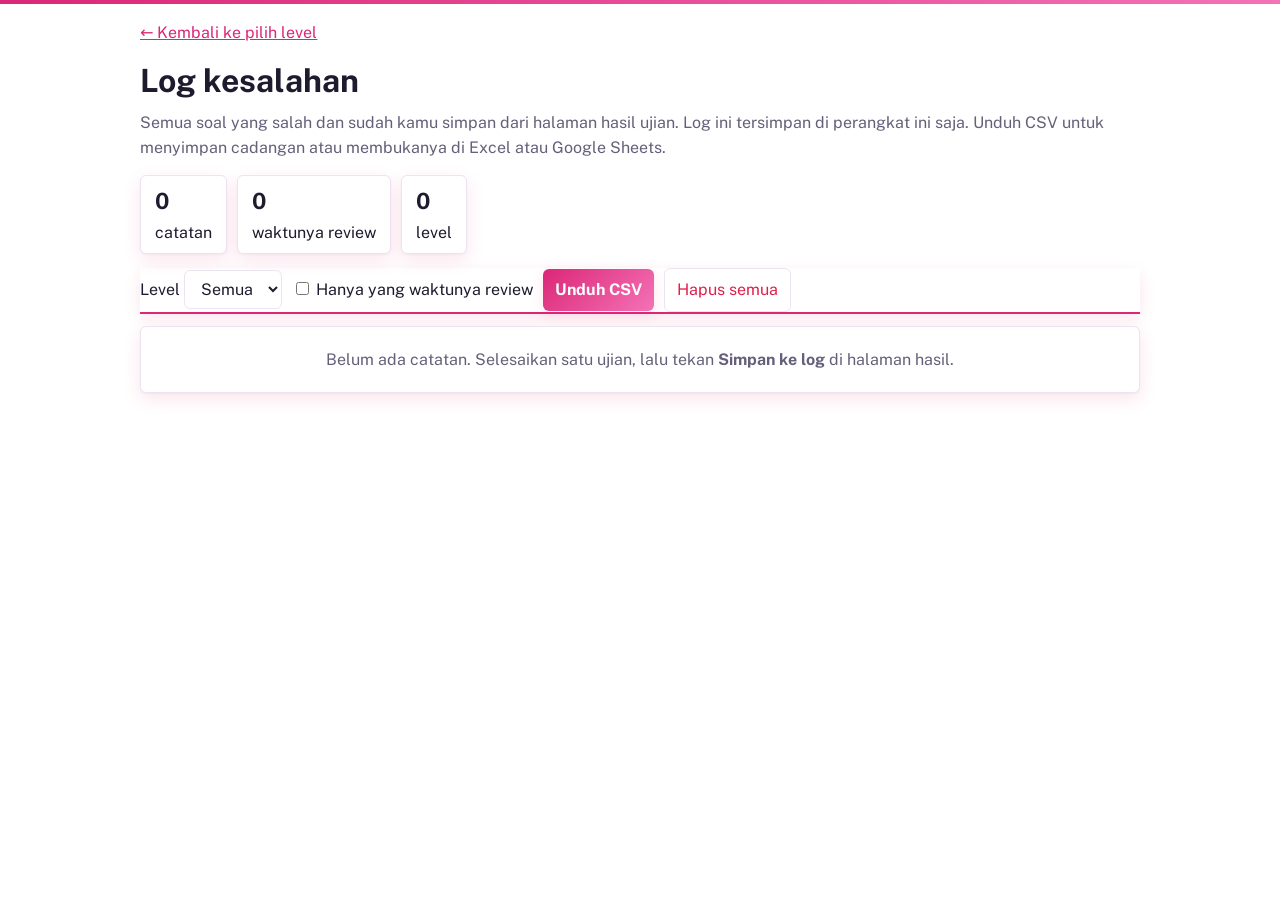
<file: log/index.html>
<!doctype html>
<html lang="id" data-lv="log"><head><meta charset="utf-8">
<meta name="viewport" content="width=device-width, initial-scale=1, viewport-fit=cover">
<title>Log Kesalahan</title>
<link rel="manifest" href="/manifest.webmanifest">
<meta name="theme-color" content="#0e5a63">
<link rel="icon" type="image/png" sizes="32x32" href="/icons/favicon-32.png">
<link rel="apple-touch-icon" href="/icons/apple-touch-icon.png">
<link href="https://fonts.googleapis.com/css2?family=Noto+Serif+SC:wght@400;700&family=Public+Sans:wght@400;600;700&display=swap" rel="stylesheet">
<style>
:root{--bg:#e9edf1;--paper:#fff;--ink:#17212b;--mute:#5b6773;--line:#c8d0d8;--on:#0e5a63;--onbg:#dff0f2;--red:#b42318;--ok:#1b7a3d;--due:#fff4d6;box-sizing:border-box}
@media (prefers-color-scheme:dark){:root:not([data-theme="light"]){--bg:#10161c;--paper:#18212a;--ink:#e8edf1;--mute:#9aa7b3;--line:#33404c;--on:#5cc4cf;--onbg:#173238;--red:#ff8a7a;--ok:#6fd08c;--due:#3a3216}}
:root[data-theme="dark"]{--bg:#10161c;--paper:#18212a;--ink:#e8edf1;--mute:#9aa7b3;--line:#33404c;--on:#5cc4cf;--onbg:#173238;--red:#ff8a7a;--ok:#6fd08c;--due:#3a3216}
body{margin:0;background:var(--bg);color:var(--ink);font:16px/1.6 "Public Sans",system-ui,sans-serif}
.zh{font-family:"Noto Serif SC","Songti SC","SimSun",serif}
main{max-width:1000px;margin:0 auto;padding:20px 16px 60px}
a{color:var(--on)}
h1{margin:.3em 0 .1em}.note{color:var(--mute);margin:0 0 14px}
.bar{display:flex;flex-wrap:wrap;gap:10px;align-items:center;margin:14px 0}
.bar select,.bar button{font:inherit;border-radius:6px;padding:8px 12px;border:1px solid var(--line);background:var(--paper);color:var(--ink)}
.bar .p{background:var(--on);border-color:var(--on);color:var(--paper);font-weight:700;cursor:pointer}
.bar .d{color:var(--red);cursor:pointer}
.stats{display:flex;flex-wrap:wrap;gap:10px}.stat{background:var(--paper);border:1px solid var(--line);border-radius:6px;padding:8px 14px}.stat b{font-size:1.4rem;display:block}
.tw{overflow-x:auto;background:var(--paper);border:1px solid var(--line);border-radius:6px}
table{width:100%;border-collapse:collapse;font-size:.9rem}th,td{padding:7px 9px;border-bottom:1px solid var(--line);text-align:left;vertical-align:top}
th{white-space:nowrap;font-size:.8rem;color:var(--mute)}
td:nth-child(1),td:nth-child(2),td:nth-child(9){white-space:nowrap}
tr.due td{background:var(--due)}td.x button{border:0;background:none;color:var(--red);cursor:pointer;font:inherit}
.empty{background:var(--paper);border:1px solid var(--line);border-radius:6px;padding:20px;text-align:center;color:var(--mute)}
:focus-visible{outline:3px solid var(--on);outline-offset:2px}
</style>
<link rel="stylesheet" href="/theme.css"></head><body>
<form name="log-kesalahan" data-netlify="true" netlify-honeypot="bot-field" hidden><input name="bot-field"><input name="nama"><input name="level"><input name="tanggal"><input name="jumlah"><textarea name="csv"></textarea></form>
<main>
<a href="/">← Kembali ke pilih level</a>
<h1>Log kesalahan</h1>
<p class="note">Semua soal yang salah dan sudah kamu simpan dari halaman hasil ujian. Log ini tersimpan di perangkat ini saja. Unduh CSV untuk menyimpan cadangan atau membukanya di Excel atau Google Sheets.</p>
<div class="stats" id="stats"></div>
<div class="bar"><label>Level <select id="lv"><option value="">Semua</option></select></label>
<label><input type="checkbox" id="due"> Hanya yang waktunya review</label>
<button class="p" id="csv" type="button">Unduh CSV</button><button class="d" id="clr" type="button">Hapus semua</button></div>
<div id="out"></div>
</main>
<script src="/log.js"></script>
<script>
const $=s=>document.querySelector(s),esc=s=>String(s??'').replace(/[&<>"]/g,c=>({'&':'&amp;','<':'&lt;','>':'&gt;','"':'&quot;'}[c]));
const today=new Date(Date.now()-new Date().getTimezoneOffset()*6e4).toISOString().slice(0,10);
const isDue=r=>r.review_date&&r.review_date<=today;
function view(){const all=HSKLog.load().map((r,i)=>({...r,_i:i}));
const lv=$('#lv'),cur=lv.value,levels=[...new Set(all.map(r=>r.level))].sort();
lv.innerHTML='<option value="">Semua</option>'+levels.map(l=>`<option${l==cur?' selected':''}>${esc(l)}</option>`).join('');
let rows=all.filter(r=>(!lv.value||r.level==lv.value)&&(!$('#due').checked||isDue(r)));
rows.sort((a,b)=>(a.review_date||'9').localeCompare(b.review_date||'9')||b.date.localeCompare(a.date));
$('#stats').innerHTML=`<div class="stat"><b>${all.length}</b>catatan</div><div class="stat"><b>${all.filter(isDue).length}</b>waktunya review</div><div class="stat"><b>${levels.length}</b>level</div>`;
if(!rows.length){$('#out').innerHTML=`<div class="empty">${all.length?'Tidak ada catatan untuk filter ini.':'Belum ada catatan. Selesaikan satu ujian, lalu tekan <b>Simpan ke log</b> di halaman hasil.'}</div>`;return rows}
$('#out').innerHTML=`<div class="tw"><table><thead><tr>${HSKLog.COLS.map(c=>`<th>${c}</th>`).join('')}<th></th></tr></thead><tbody>${rows.map(r=>`<tr class="${isDue(r)?'due':''}">${HSKLog.COLS.map(c=>`<td class="${c=='question'?'zh':''}">${esc(r[c])}</td>`).join('')}<td class="x"><button data-i="${r._i}" title="Hapus catatan ini">✕</button></td></tr>`).join('')}</tbody></table></div>`;
return rows}
$('#lv').onchange=view;$('#due').onchange=view;
$('#csv').onclick=()=>{const r=view();if(r.length)HSKLog.download(r.map(({_i,...x})=>x),`hsk-log-${today}.csv`)};
$('#clr').onclick=()=>{if(confirm('Hapus semua catatan di perangkat ini? Ini tidak bisa dibatalkan.')){HSKLog.save([]);view()}};
$('#out').onclick=e=>{const i=e.target.dataset.i;if(i==null)return;const a=HSKLog.load();a.splice(+i,1);HSKLog.save(a);view()};
view();
if('serviceWorker' in navigator)addEventListener('load',()=>navigator.serviceWorker.register('/sw.js').catch(()=>{}));
</script>
</body></html>
</file>
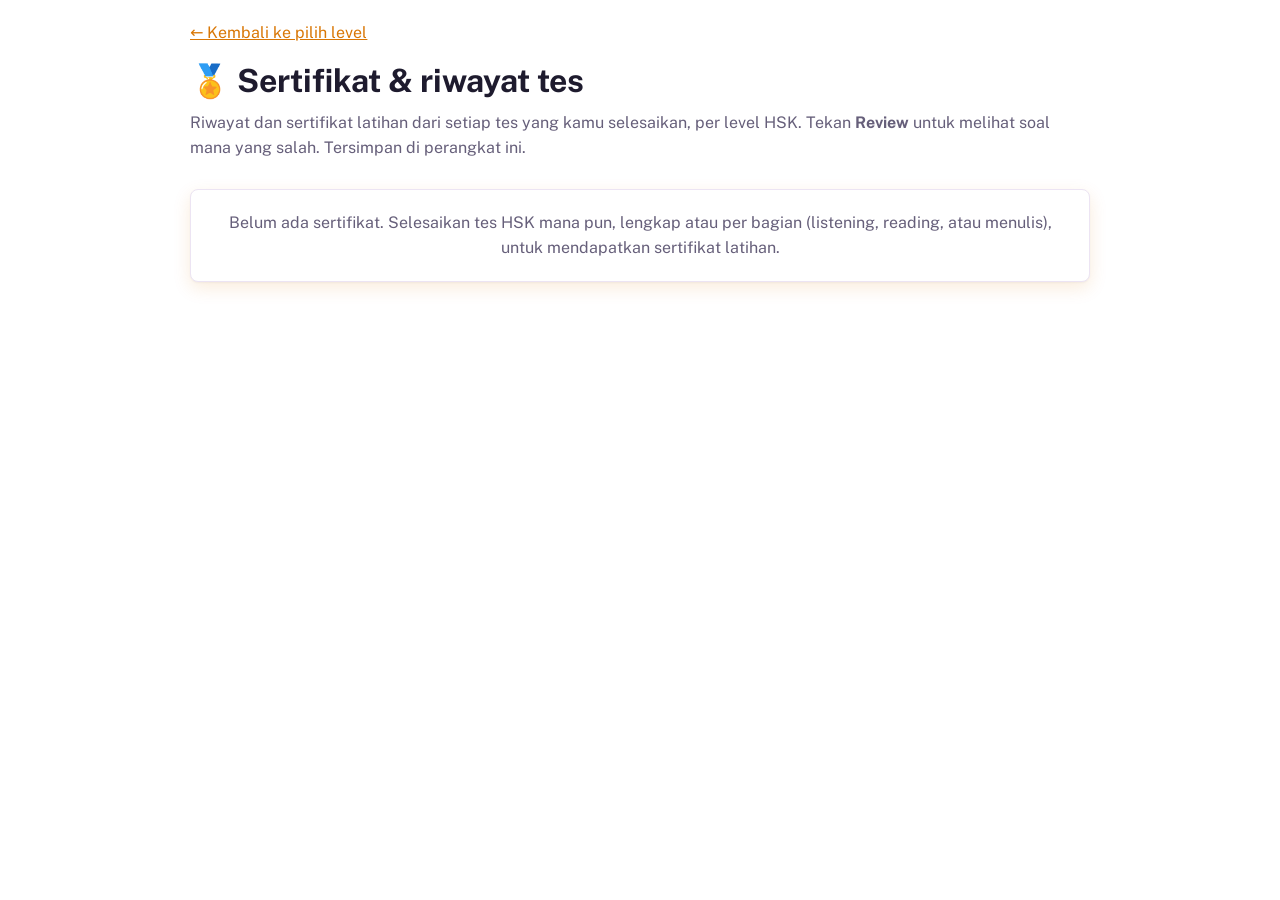
<file: sertifikat/index.html>
<!doctype html>
<html lang="id" data-lv="cert"><head><meta charset="utf-8">
<meta name="viewport" content="width=device-width, initial-scale=1, viewport-fit=cover">
<title>Sertifikat Saya</title>
<link rel="manifest" href="/manifest.webmanifest">
<meta name="theme-color" content="#0e5a63">
<link rel="icon" type="image/png" sizes="32x32" href="/icons/favicon-32.png">
<link rel="apple-touch-icon" href="/icons/apple-touch-icon.png">
<link href="https://fonts.googleapis.com/css2?family=Noto+Serif+SC:wght@400;700;900&family=Public+Sans:wght@400;500;700;800;900&display=swap" rel="stylesheet">
<style>
:root{--bg:#e9edf1;--paper:#fff;--ink:#17212b;--mute:#5b6773;--line:#c8d0d8;--on:#0e5a63;--onbg:#dff0f2;--red:#b42318;--ok:#1b7a3d;box-sizing:border-box}
@media (prefers-color-scheme:dark){:root:not([data-theme="light"]){--bg:#10161c;--paper:#18212a;--ink:#e8edf1;--mute:#9aa7b3;--line:#33404c;--on:#5cc4cf;--onbg:#173238;--red:#ff8a7a;--ok:#6fd08c}}
:root[data-theme="dark"]{--bg:#10161c;--paper:#18212a;--ink:#e8edf1;--mute:#9aa7b3;--line:#33404c;--on:#5cc4cf;--onbg:#173238;--red:#ff8a7a;--ok:#6fd08c}
body{margin:0;background:var(--bg);color:var(--ink);font:16px/1.6 "Public Sans",system-ui,sans-serif}
.zh{font-family:"Noto Serif SC","Songti SC","SimSun",serif}
main{max-width:900px;margin:0 auto;padding:20px 16px 60px}a{color:var(--on)}
h1{margin:.3em 0 .1em}.note{color:var(--mute);margin:0 0 12px}
.tabs{display:flex;flex-wrap:wrap;gap:6px;margin:14px 0}
.tabs button{font:inherit;font-weight:700;border:1px solid var(--line);background:var(--paper);color:var(--ink);border-radius:20px;padding:6px 14px;cursor:pointer}
.tabs button.on{background:var(--on);border-color:var(--on);color:var(--paper)}.tabs small{opacity:.75;font-weight:400}
h2{font-size:1.1rem;margin:22px 0 8px}
.grid{display:grid;grid-template-columns:repeat(auto-fill,minmax(250px,1fr));gap:12px}
.ce{background:var(--paper);border:1px solid var(--line);border-radius:10px;overflow:hidden;display:flex;flex-direction:column}
.ce canvas{width:100%;height:auto;display:block;background:#f6f8fb;cursor:zoom-in}
.ce .in{padding:10px 12px;display:grid;gap:2px}.ce .sc{font-size:1.4rem;font-weight:800}.ce .pass{color:var(--ok)}.ce .m{color:var(--mute);font-size:.85rem}
.ce .act{display:flex;gap:6px;padding:0 12px 12px}.ce .act button{flex:1;font:inherit;font-weight:700;border-radius:6px;padding:7px;cursor:pointer;border:1px solid var(--on);background:none;color:var(--on)}
.ce .act .p{background:var(--on);color:var(--paper)}.ce .act .d{flex:0 0 auto;border-color:var(--line);color:var(--red)}
.stats{display:grid;grid-template-columns:repeat(auto-fit,minmax(140px,1fr));gap:8px}.st{background:var(--paper);border:1px solid var(--line);border-radius:8px;padding:8px 12px}.st b{display:block;font-size:1.4rem}
.empty{background:var(--paper);border:1px solid var(--line);border-radius:8px;padding:20px;text-align:center;color:var(--mute)}
dialog{border:0;border-radius:12px;padding:0;max-width:min(94vw,560px);background:var(--paper)}dialog::backdrop{background:rgba(0,0,0,.6)}
dialog canvas{width:100%;height:auto;display:block}dialog .act{display:flex;gap:8px;padding:10px}dialog button{flex:1;font:inherit;font-weight:700;border-radius:6px;padding:9px;cursor:pointer;border:1px solid var(--on);background:none;color:var(--on)}dialog .p{background:var(--on);color:var(--paper)}
:focus-visible{outline:3px solid var(--on);outline-offset:2px}
.ce .act .rvb{border-color:var(--red);color:var(--red)}.ce .act .rvb.clean{border-color:var(--ok);color:var(--ok)}
dialog.rv{width:min(96vw,680px);max-width:none;max-height:90vh;color:var(--ink)}.rv-h{position:sticky;top:0;background:var(--paper);display:flex;gap:10px;align-items:flex-start;justify-content:space-between;padding:14px 16px;border-bottom:1px solid var(--line)}
.rv-h h3{margin:0;font-size:1.1rem}.rv-h p{margin:2px 0 0;color:var(--mute);font-size:.9rem}.rv-h button{flex:0 0 auto;padding:4px 10px}
.rv-b{padding:12px 16px 18px;display:grid;gap:10px}.rv-b h4{margin:8px 0 0;color:var(--on)}
.rq{border:1px solid var(--line);border-left:4px solid var(--red);border-radius:8px;padding:10px 12px}.rq .t{margin:4px 0;font-size:1.05rem}.rq .m{color:var(--mute);font-size:.85rem}
.rq .a{display:flex;flex-wrap:wrap;gap:6px 16px;margin-top:4px}.rq .x{color:var(--red);font-weight:700}.rq .y{color:var(--ok);font-weight:700}.rq .w{color:var(--mute);font-size:.88rem;margin-top:4px}
.rv-b .again{justify-self:start;text-decoration:none;font-weight:700;border-radius:6px;padding:9px 16px;background:var(--on);color:#fff}
</style>
<link rel="stylesheet" href="/theme.css"></head><body>
<main>
<a href="/">← Kembali ke pilih level</a>
<h1>🏅 Sertifikat &amp; riwayat tes</h1>
<p class="note">Riwayat dan sertifikat latihan dari setiap tes yang kamu selesaikan, per level HSK. Tekan <b>Review</b> untuk melihat soal mana yang salah. Tersimpan di perangkat ini.</p>
<div id="stats"></div>
<div class="tabs" id="tabs"></div>
<div id="out"></div>
<dialog id="rv" class="rv"><div class="rv-h"><div id="rvt"></div><button type="button" id="rvx" aria-label="Tutup">✕</button></div><div id="rvb" class="rv-b"></div></dialog>
<dialog id="dlg"><canvas id="big"></canvas><div class="act"><button class="p" id="bdl" type="button">Unduh</button><button id="bx" type="button">Tutup</button></div></dialog>
</main>
<script src="/log.js"></script>
<script src="/cert.js"></script>
<script>
const $=s=>document.querySelector(s),esc=s=>String(s??'').replace(/[&<>"]/g,c=>({'&':'&amp;','<':'&lt;','>':'&gt;','"':'&quot;'}[c]));
let lv=0;
const modeLbl=c=>c.mode=='full'?'Lengkap':CERT.MODE[c.mode][1];
function view(){const all=CERT.certs();
 const levels=[...new Set(all.map(c=>c.level))].sort();
 const best=all.length?Math.max(...all.map(c=>Math.round(100*c.total/c.max))):0;
 $('#stats').innerHTML=all.length?`<div class="stats"><div class="st"><b>${all.length}</b>sertifikat</div><div class="st"><b>${all.filter(c=>c.total>=c.max*.6).length}</b>lulus latihan (≥ 60%)</div><div class="st"><b>${best}%</b>nilai terbaik</div><div class="st"><b>${levels.length}</b>level HSK</div></div>`:'';
 $('#tabs').innerHTML=all.length?[0,...levels].map(l=>`<button type="button" data-l="${l}" class="${l==lv?'on':''}">${l?'HSK '+l:'Semua'} <small>${l?all.filter(c=>c.level==l).length:all.length}</small></button>`).join(''):'';
 if(!all.length){$('#out').innerHTML='<div class="empty">Belum ada sertifikat. Selesaikan tes HSK mana pun, lengkap atau per bagian (listening, reading, atau menulis), untuk mendapatkan sertifikat latihan.</div>';return}
 const show=(lv?[lv]:levels);
 $('#out').innerHTML=show.map(l=>{const L=all.filter(c=>c.level==l);if(!L.length)return '';
  return `<h2>HSK ${l} <span class="zh" style="color:var(--mute);font-weight:400">${['','一','二','三','四','五','六'][l]||''}级</span></h2><div class="grid">${L.map(c=>{const pc=Math.round(100*c.total/c.max);return `<div class="ce"><canvas data-id="${c.id}" width="10" height="10" aria-label="Sertifikat ${esc(c.title)}"></canvas><div class="in"><div class="sc ${pc>=60?'pass':''}">${c.total}/${c.max} · ${pc}%</div><div><b>${esc(c.title)}</b> · ${modeLbl(c)}</div><div class="m">${esc(c.name)} · ${new Date(c.date).toLocaleString('id-ID',{day:'numeric',month:'short',year:'numeric',hour:'2-digit',minute:'2-digit'})}</div></div><div class="act"><button class="rvb ${c.miss&&!c.miss.length?'clean':''}" data-rv="${c.id}" type="button">Review${c.miss?` (${c.miss.length})`:''}</button><button class="p" data-dl="${c.id}" type="button">Unduh</button><button data-open="${c.id}" type="button">Lihat</button><button class="d" data-del="${c.id}" type="button" aria-label="Hapus">✕</button></div></div>`}).join('')}</div>`}).join('');
 document.querySelectorAll('.ce canvas').forEach(cv=>CERT.draw(all.find(c=>c.id==cv.dataset.id),cv))}
$('#tabs').onclick=e=>{const b=e.target.closest('[data-l]');if(b){lv=+b.dataset.l;view()}};
$('#out').onclick=e=>{const t=e.target,all=CERT.certs();
 const id=t.dataset.rv||t.dataset.dl||t.dataset.open||t.dataset.del||(t.tagName=='CANVAS'&&t.dataset.id);if(!id)return;const c=all.find(x=>x.id==id);
 if(t.dataset.rv)review(c);
 else if(t.dataset.dl)CERT.download(c,t.closest('.ce').querySelector('canvas'));
 else if(t.dataset.del){if(confirm('Hapus sertifikat ini?')){CERT.store(all.filter(x=>x.id!=id));view()}}
 else{const cv=$('#big');CERT.draw(c,cv).then(()=>{$('#bdl').onclick=()=>CERT.download(c,cv);$('#dlg').showModal()})}};
$('#bx').onclick=()=>$('#dlg').close();
$('#rvx').onclick=()=>$('#rv').close();
const ymd=d=>{d=new Date(d);return new Date(d.getTime()-d.getTimezoneOffset()*6e4).toISOString().slice(0,10)};
function review(c){
 let miss=c.miss,old=false;
 if(!miss){old=true;// tests done before answers were kept: fall back to what was saved in the mistake log that day
  miss=HSKLog.load().filter(r=>String(r.level).replace(/\D/g,'')==c.level&&r.date==ymd(c.date)).map(r=>{const m=String(r.question).match(/^(\d+)(?: · (.*))?$/)||[];return{q:m[1]||r.question,section:r.section,text:m[2]||'',my:r.my_answer,key:r.correct_answer,why:r.why_I_missed_it,todo:r.what_to_review}})}
 const pc=Math.round(100*c.total/c.max),url=c.url||`/hsk${c.level}/`;
 $('#rvt').innerHTML=`<h3>Review · ${esc(c.title)} · ${modeLbl(c)}</h3><p>${new Date(c.date).toLocaleString('id-ID',{day:'numeric',month:'long',year:'numeric',hour:'2-digit',minute:'2-digit'})} · ${c.total}/${c.max} (${pc}%) · ${c.right} benar · ${c.wrong} salah · ${c.skip} kosong</p>`;
 const groups={};miss.slice().sort((a,b)=>a.q-b.q).forEach(m=>{const k=String(m.section||'Soal').split(' · ')[0];(groups[k]=groups[k]||[]).push(m)});
 let h='';
 if(!miss.length)h=old?'<p class="note">Detail jawaban untuk tes ini tidak tersimpan, karena dikerjakan sebelum fitur review ada dan kesalahannya tidak disimpan ke Log kesalahan. Tes berikutnya akan tersimpan otomatis.</p>':'<p class="note">Tidak ada jawaban salah di soal yang dinilai otomatis. Hebat! 🎉</p>';
 else{if(old)h+='<p class="note">Tes ini dikerjakan sebelum fitur review ada, jadi yang tampil adalah kesalahan yang kamu simpan ke Log kesalahan di hari yang sama.</p>';
  h+=`<p class="note">${miss.length} soal salah atau kosong.</p>`+Object.entries(groups).map(([k,L])=>`<h4>${esc(k)} · ${L.length}</h4>`+L.map(m=>`<div class="rq"><div class="m">Soal ${esc(m.q)}${m.section?' · '+esc(m.section):''}</div>${m.text?`<div class="t zh">${esc(m.text)}</div>`:''}<div class="a"><span>Jawabanmu: <span class="x">${m.my?esc(m.my)+' ✗':'tidak dijawab'}</span></span><span>Jawaban benar: <span class="y">${esc(m.key)} ✓</span></span></div>${m.why||m.todo?`<div class="w">${m.why?'Kenapa salah: '+esc(m.why):''}${m.why&&m.todo?' · ':''}${m.todo?'Ulang: '+esc(m.todo):''}</div>`:''}</div>`).join('')).join('')}
 h+=`<a class="again" href="${esc(url)}">Kerjakan lagi tes ini →</a>`;
 $('#rvb').innerHTML=h;$('#rv').showModal();$('#rvb').scrollTop=0}
view();
if('serviceWorker' in navigator)addEventListener('load',()=>navigator.serviceWorker.register('/sw.js').catch(()=>{}));
</script>
</body></html>
</file>
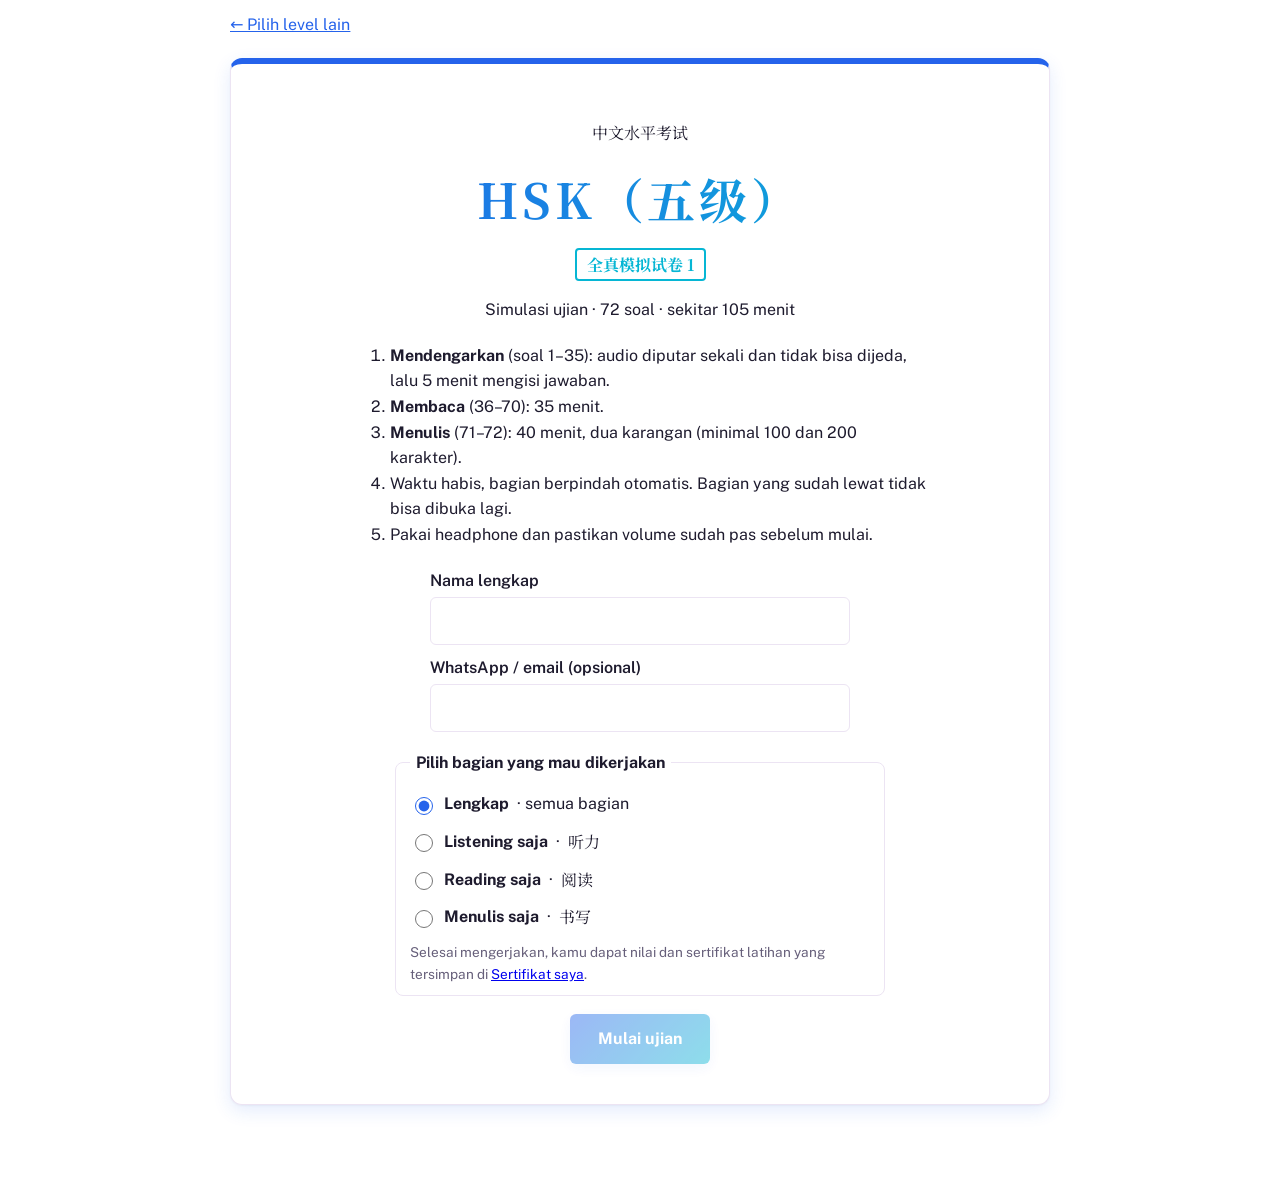
<file: hsk5/mock1/index.html>
<!doctype html>
<html lang="id" data-lv="5"><head><meta charset="utf-8">
<meta name="viewport" content="width=device-width, initial-scale=1, viewport-fit=cover">
<title>HSK 5 Mock 1</title>
<link rel="manifest" href="/manifest.webmanifest">
<meta name="theme-color" content="#0e5a63">
<link rel="icon" type="image/png" sizes="32x32" href="/icons/favicon-32.png">
<link rel="apple-touch-icon" href="/icons/apple-touch-icon.png">
<meta name="apple-mobile-web-app-capable" content="yes">
<meta name="mobile-web-app-capable" content="yes">
<meta name="apple-mobile-web-app-title" content="HSK Simulator">
<link href="https://fonts.googleapis.com/css2?family=Noto+Serif+SC:wght@400;700&family=Public+Sans:wght@400;600;700&display=swap" rel="stylesheet">
<style>
:root{--bg:#e9edf1;--paper:#fff;--ink:#17212b;--mute:#5b6773;--line:#c8d0d8;--on:#0e5a63;--onbg:#dff0f2;--red:#b42318;--ok:#1b7a3d;box-sizing:border-box;padding-top:env(safe-area-inset-top,0px);padding-bottom:env(safe-area-inset-bottom,0px)}
@media (prefers-color-scheme:dark){:root:not([data-theme="light"]){--bg:#10161c;--paper:#18212a;--ink:#e8edf1;--mute:#9aa7b3;--line:#33404c;--on:#5cc4cf;--onbg:#173238;--red:#ff8a7a;--ok:#6fd08c}}
:root[data-theme="dark"]{--bg:#10161c;--paper:#18212a;--ink:#e8edf1;--mute:#9aa7b3;--line:#33404c;--on:#5cc4cf;--onbg:#173238;--red:#ff8a7a;--ok:#6fd08c}
html{scroll-padding-top:150px}
body{margin:0;background:var(--bg);color:var(--ink);font:16px/1.6 "Public Sans",system-ui,sans-serif}
.zh{font-family:"Noto Serif SC","Songti SC","SimSun",serif}
main{max-width:820px;margin:0 auto;padding:12px 12px 60px}
.paper{background:var(--paper);border:1px solid var(--line);border-radius:6px;padding:20px 22px;margin:12px 0}
.cover{text-align:center;padding:40px 22px}
.cover h1{font-size:3rem;margin:.2em 0;letter-spacing:.08em}
.cover ol{text-align:left;max-width:540px;margin:20px auto}
.seal{display:inline-block;border:2px solid var(--red);color:var(--red);padding:2px 10px;border-radius:4px;font-weight:700}
.back{display:inline-block;margin-bottom:8px;color:var(--on)}
button{font:inherit;cursor:pointer}
.go{background:var(--on);color:var(--paper);border:0;border-radius:6px;padding:12px 28px;font-weight:700}
.go:disabled{opacity:.45;cursor:not-allowed}
.who{max-width:420px;margin:0 auto 18px;text-align:left;display:grid;gap:10px}.who label{display:grid;gap:4px;font-weight:600}.who input{font:inherit;padding:10px;border:1px solid var(--line);border-radius:6px;background:var(--paper);color:var(--ink)}
.bar{position:sticky;top:env(safe-area-inset-top,0px);z-index:5;background:var(--paper);border-bottom:2px solid var(--on);padding:8px 12px}
.bar .row{max-width:820px;margin:0 auto;display:flex;gap:12px;align-items:center;flex-wrap:wrap}
.bar .nm{flex:1;min-width:140px}.bar small{display:block;color:var(--mute)}
.tm{font:700 1.9rem/1 "Public Sans",sans-serif;font-variant-numeric:tabular-nums}.tm.low{color:var(--red)}
.fin{background:none;border:1px solid var(--line);color:var(--ink);border-radius:6px;padding:6px 12px}
.chips{max-width:820px;margin:6px auto 0;display:flex;flex-wrap:wrap;gap:4px}
.chip{min-width:30px;height:26px;border:1px solid var(--line);background:none;color:var(--mute);border-radius:4px;font-size:.8rem;padding:0}
.chip.done{background:var(--on);border-color:var(--on);color:var(--paper)}
.blk h2{margin:0 0 4px;font-size:1.15rem}.note{color:var(--mute);margin:0 0 10px}
.pass{margin:10px 0;padding:12px 16px;background:var(--bg);border-radius:6px;line-height:1.95}
.pass p{margin:0 0 .6em;text-indent:2em}.pass p:last-child{margin:0}
.pass img{float:right;width:38%;max-width:240px;margin:4px 0 8px 14px;border-radius:4px}
.pass::after{content:"";display:block;clear:both}
.bl{display:inline-block;min-width:2.4em;text-align:center;border-bottom:2px solid var(--ink);font-weight:700;font-family:"Public Sans",sans-serif;font-size:.85em;line-height:1.3}
.para{display:flex;gap:10px;margin:8px 0;padding:10px 14px;background:var(--bg);border-radius:6px}.para b{min-width:1.2em}
.q{display:flex;gap:10px;align-items:flex-start;flex-wrap:wrap;padding:10px 0;border-top:1px solid var(--line)}
.no{min-width:28px;font-variant-numeric:tabular-nums}
.t{flex:1 1 280px;font-size:1.05rem}
.opts{display:grid;grid-template-columns:repeat(auto-fit,minmax(200px,1fr));gap:6px;flex-basis:100%;padding-left:38px}
.opts.l{display:flex;flex-wrap:wrap}
.ch{border:1px solid var(--line);background:var(--paper);color:var(--ink);border-radius:6px;min-height:40px;padding:6px 12px;text-align:left}
.opts.l .ch{min-width:44px;text-align:center}
.ch b{margin-right:6px}
.ch.on{background:var(--on);border-color:var(--on);color:var(--paper)}
.wimg{display:block;max-width:100%;margin:10px auto;border-radius:4px}
textarea{width:100%;box-sizing:border-box;min-height:220px;font:1.05rem/1.8 "Noto Serif SC",serif;padding:10px;border:1px solid var(--line);border-radius:6px;background:var(--paper);color:var(--ink)}
.wc{color:var(--mute);font-size:.9rem;text-align:right}
:focus-visible{outline:3px solid var(--on);outline-offset:2px}
.sum{display:grid;grid-template-columns:repeat(auto-fit,minmax(150px,1fr));gap:10px}
.card{border:1px solid var(--line);border-radius:6px;padding:12px}.card b{font-size:1.8rem;display:block}
table{width:100%;border-collapse:collapse;font-size:.92rem}th,td{padding:5px 8px;border-bottom:1px solid var(--line);text-align:left;vertical-align:top}
.r-ok td:last-child{color:var(--ok)}.r-no td:last-child{color:var(--red)}
.trw{flex-basis:100%;padding-left:38px}.trb{border:1px solid var(--on);color:var(--on);background:none;border-radius:6px;padding:4px 12px;font-size:.85rem;margin-top:6px}
.trb.on{background:var(--onbg)}.trl{margin-top:8px;border-left:3px solid var(--line);padding:2px 0 2px 10px}
.cue{padding:4px 8px;border-radius:4px;line-height:1.7;font-size:1.12rem;font-family:"Noto Serif SC",serif}.cue b{font:700 .8rem "Public Sans",sans-serif;color:var(--mute);margin-right:6px}
.cue.on{background:var(--onbg);box-shadow:inset 3px 0 0 var(--on)}.cue.click{cursor:pointer}.cue.click:hover{background:var(--bg)}
.rv audio{width:100%;margin:8px 0}.cue{line-height:2.3}.cpl{border:1px solid var(--line);background:var(--paper);color:var(--on);border-radius:50%;width:26px;height:26px;font-size:.7rem;margin-right:6px;cursor:pointer;vertical-align:middle}
.pp{min-width:84px;font-weight:700}.pyt{accent-color:var(--on)}.pyrow{font-size:.9rem;color:var(--mute)}.bar select{font:inherit;border:1px solid var(--line);border-radius:6px;padding:5px;background:var(--paper);color:var(--ink)}
.rvq{border-top:1px solid var(--line);padding:10px 0}.rvq h3{margin:0;font-size:1rem}.rvq .note{margin:2px 0 0}
.tw{overflow-x:auto}.ess{white-space:pre-wrap;background:var(--bg);border-radius:6px;padding:10px 12px}.sent{font-weight:600}
</style>
<link rel="stylesheet" href="/theme.css"></head><body>
<form name="hasil-hsk5-mock1" data-netlify="true" netlify-honeypot="bot-field" hidden>
<input name="bot-field"><input name="nama"><input name="kontak"><input name="mendengarkan"><input name="membaca"><input name="total_otomatis"><input name="mulai"><input name="selesai"><input name="durasi_menit"><textarea name="jawaban_1_70"></textarea><textarea name="esai_71"></textarea><textarea name="esai_72"></textarea>
</form>
<main id="app"></main>
<script src="/cert.js"></script>
<script src="/reader.js"></script>
<audio id="au" preload="auto"></audio>
<script>
const KEY=["C", "D", "B", "C", "B", "A", "B", "D", "B", "D", "C", "D", "A", "C", "A", "B", "C", "B", "D", "B", "B", "B", "C", "A", "B", "A", "C", "A", "D", "B", "C", "A", "B", "C", "D", "B", "C", "A", "B", "D", "C", "A", "C", "C", "B", "B", "A", "E", "D", "C", "B", "C", "A", "E", "D", "A", "B", "D", "C", "B", "D", "B", "D", "C", "A", "B", "D", "C", "D", "C"];
const k=n=>KEY[n-1];
const LO={"1": ["支付对象错误", "没和商家沟通", "二维码有问题", "不会用高科技"], "2": ["查高铁时间", "选飞机座位", "在酒店点餐", "订餐厅座位"], "3": ["政府公务员", "汽车工程师", "建筑设计师", "数据分析师"], "4": ["在家吃火锅", "要收拾家务", "去单位加班", "去超市买菜"], "5": ["获得了冠军", "有强大实力", "体力有优势", "发挥得很好"], "6": ["一月", "四月", "七月", "十月"], "7": ["下载手机应用", "连上网络充值", "开车去营业厅", "给客服打电话"], "8": ["实验设计有失误", "产量预计不合理", "生产部门效率低", "设备软件有问题"], "9": ["注意补充热量", "可以多吃蔬菜", "立即停止减肥", "加强体育锻炼"], "10": ["生日", "元旦", "中秋", "春节"], "11": ["一起去电视台看", "在学校集体观看", "回家守着电视看", "一起去电影院看"], "12": ["音乐动画", "动画电影", "外国动画片", "中国经典动画片"], "13": ["资金不够充足", "缺少先进技术", "新产品利润低", "利益分配不公平"], "14": ["聘请高级人才", "投入更多资源", "与其他企业合作", "重视宣传和推广"], "15": ["汉语词汇的结构和变化", "汉外词汇的联系和区别", "新词的产生和旧词的消失", "古代汉语词汇的基本特征"], "16": ["批评", "称赞", "否定", "怀疑"], "17": ["能完全代替人的工作", "在工业中使用成本低", "能促进生产效率提升", "很容易在企业中普及"], "18": ["大量的工业应用", "电脑技术的升级", "企业的资金投入", "政府的大力支持"], "19": ["炒菜过于复杂", "机器人擅长创新", "机器人没有向妈妈学习", "机器人不擅长精细工作"], "20": ["读22遍课文", "把课文唱出来", "去老师办公室背", "边听歌曲边背诵"], "21": ["会编写歌曲", "把文章读熟", "开口大声读", "集中注意力"], "22": ["家庭收入", "文化传统", "升学竞争", "国际交往"], "23": ["对兴趣的理解", "对性格的培养", "对音乐的选择", "对花钱的认识"], "24": ["幼儿阶段", "小学阶段", "中学阶段", "大学阶段"], "25": ["2.18亿人", "7.23亿人", "8.94亿人", "12.86亿人"], "26": ["东部人口最多", "西部人口最少", "中部比西部人口多", "西部比东部人口多"], "27": ["诗的数量大大增加", "诗的风格更加悲伤", "诗的创作加入新主题", "作诗的水平明显提高"], "28": ["夜里经常下雨", "人们不爱娱乐", "冬天气候温暖", "农业生产忙碌"], "29": ["杜甫的诗和他的思想", "中国南北方风俗不同", "工作和娱乐都很重要", "社会环境对创作的影响"], "30": ["防止口渴", "显示身份", "对交友有利", "追求独特风格"], "31": ["可爱小巧", "结实耐用", "价格较高", "外形统一"], "32": ["注重产品创新", "常做视频广告", "销售遇到阻碍", "不搞优惠活动"], "33": ["一只羊", "两只羊", "三只羊", "一群羊"], "34": ["点火把狼吓跑", "躲进羊圈抓狼", "及时修理羊圈", "守在洞口看羊"], "35": ["做事要考虑周到", "不要害怕做错事", "他人的意见都不对", "犯错后要立即改正"]};
const RQ={"36": ["", "满足", "实现", "确认", "收集"], "37": ["", "专家预计", "与世界各国相比", "去年二季度以来", "经济规律告诉我们"], "38": ["", "挑战", "风险", "艰苦", "无奈"], "39": ["", "狗狗也有不同的性格特点", "也许狗狗的行为变化并不突然", "养狗会明显提升主人的幸福感", "惩罚狗会使宠物失去对主人的信任"], "40": ["", "款式", "样式", "仪式", "方式"], "41": ["", "奖励", "操作", "改善", "服用"], "42": ["", "反复", "再次", "重复", "总共"], "43": ["", "我也并不在乎", "我就会考虑", "我也会放弃购买", "男性和女性的选择不同"], "44": ["", "获得", "确保", "追求", "把握"], "45": ["", "交换", "转变", "延长", "扩大"], "56": ["尼普为什么没有上音乐学院？", "支付不起学费", "他的年龄太大", "考试发挥不好", "想去广州上学"], "57": ["关于尼普，可以知道什么？", "长相帅气", "热爱家乡", "有经济头脑", "想当电影明星"], "58": ["第三段中的画线词语“囊中羞涩”的意思最可能是：", "性格内向", "生活节俭", "语言能力差", "没什么钱"], "59": ["文中提到的区分三类职业的标准是什么？", "对数学的兴趣度", "是否有数学学位", "与数学的关联度", "数学成绩的高低"], "60": ["根据第一段，下列哪类人最可能属于第二类职业？", "大学教授", "建筑设计师", "列车售票员", "飞机乘务员"], "61": ["第二段主要在解释什么？", "乘法和加法的联系和区别", "如何用数学思维提升收入", "大脑对哪些数字更加敏感", "“数量级”这个概念的意义"], "62": ["上文主要想告诉我们什么？", "数学的应用很广", "数学思维很重要", "学好数学并不难", "工作离不开数学"], "63": ["与往年相比，父亲今年有什么不同？", "不抱怨我了", "不催我回家了", "不和我打招呼了", "不帮我搬东西了"], "64": ["吃饭时，父亲为什么发脾气？", "我总是乱花钱", "他在跟我开玩笑", "他退休后心情不好", "我跟父母毫无交流"], "65": ["第三段中画线部分的意思最可能是：", "他们在一句句吵架", "他们在愉快地聊天儿", "他们在一杯杯喝酒", "他们在谈论体育比赛"], "66": ["下列哪一项最适合做上文的标题？", "回家过年", "父亲的转变", "失控的情绪", "生活的酸甜苦辣"], "67": ["根据第一段，可以知道什么？", "老年病有多样症状", "老年人太过主观", "老年人有多种疾病", "老年病难以判断病因"], "68": ["第二段中画线部分的意思最可能是：", "看病时要仔细观察", "医生要加强经验积累", "判断老年病要有系统思维", "应重视老年人的心理问题"], "69": ["根据上文，下列哪一项正确？", "衰老也是一种疾病", "所有的老年人都有高血压", "老年人对社会交往的兴趣较低", "功能健全是定义老年人健康的关键"], "70": ["上文主要想告诉我们什么？", "什么才是真正的健康", "老年病的诊治并不复杂", "老年科的作用和价值", "西医和中医的主要差别"]};
const bl=n=>`<span class="bl">${n}</span>`,P=a=>`<div class="pass zh">${a.map(x=>`<p>${x}</p>`).join('')}</div>`,R=(a,b)=>Array.from({length:b-a+1},(_,i)=>a+i);
const B=[
{sec:0,title:'第一部分　1～10',note:'第 1～10 题：请选出正确答案。',qs:R(1,10)},
{sec:0,title:'11～19',note:'第 11～19 题：请选出正确答案。（11–12、13–14、15–16、17–19 各是一段对话）',qs:R(11,19)},
{sec:0,title:'第二部分',note:'第 20～35 题：请选出正确答案。（20–21、22–24、25–26、27–29、30–32、33–35 各是一段短文）',qs:R(20,35)},
{sec:1,title:'第一部分　36～38',note:'第 36～45 题：请选出正确答案。',html:P(["根据国家统计局的数据，2025 年一季度，中国 GDP 同比增长 5.4%，高于去年全年 5% 的增长速度，和去年四季度相比，也<span class=\"bl\">36</span>了 1.2% 的环比增长。国际社会对于 2025 年中国一季度 GDP 的增长预期普遍在 5.1%—5.2% 之间，最终中国经济增长高于预期，为全年经济增长打下了一个不错的基础。", "<span class=\"bl\">37</span>，中国经济增长速度突然开始放缓。去年第二和第三季度的 GDP 增速分别只有 4.7% 和 4.6%，达到全年 5% 的增长目标面临<span class=\"bl\">38</span>。在这样的背景下，中国开始加大经济刺激力度，进一步提高政策措施的针对性、有效性，最终完成了全年经济社会发展的目标任务。"]),qs:[36,37,38]},
{sec:1,title:'39～41',html:P(["有的狗主人反映：“我的狗本来很乖，我也从来不惩罚它，但是狗突然有一天变得攻击性很强，我也不知道为什么。”这种情况应该如何解释呢？", "动物行为专家指出，<span class=\"bl\">39</span>。大部分主人的观察能力有限，也没有能力读出宠物的行为信号。要搞清楚狗狗行为变化的原因，需要观察宠物和主人的互动<span class=\"bl\">40</span>，识别宠物传递的各种信号。动物的行为是不会说谎的，经过这样的观察，宠物行为变化问题的答案就出来了。接下来就需要进行环境管理，帮助宠物离开创伤性环境。如果宠物的情绪持续焦虑，可能要使用药物进行<span class=\"bl\">41</span>。"]),qs:[39,40,41]},
{sec:1,title:'42～45',html:P(["我在买东西时一般都会<span class=\"bl\">42</span>挑选，看它们的质量如何、使用的材料对人体是否安全等等，除此之外还要考虑它的风格是否符合自己的品位：有的东西安全、耐用，价格也不贵，但如果有点儿“土”，<span class=\"bl\">43</span>。因为我认为，选择时尚的产品可以显示一个人的文化品位，而文化品位在某种程度上是社会地位的标志。", "正如美国记者大卫·马克斯在《地位与文化》一书中说的：“一个人的文化品位与他的社会地位相互关联……我们都<span class=\"bl\">44</span>较高的地位，因为它能带来他人的尊重，让我们更快乐。地位最高的是名人、有权势的人，大多数人位于中间位置。”“人类还善于把任何小优势<span class=\"bl\">45</span>为地位的标志。比如一口好牙，富人的嘴就是他们银行账户的窗户。”对此，你怎么看？"]),qs:[42,43,44,45]},
{sec:1,title:'第二部分　46～50',note:'第 46～55 题：下列语段的顺序已被打乱，请重新排序。46 是第一段，50 是最后一段。',ord:[["A", "三江并流区域最窄处，澜沧江和金沙江之间仅仅相隔 66 公里，而怒江和澜沧江之间的距离更是只有 18 公里，三江并流仿佛三条巨龙并肩前行，却又不相交汇，这种自然景观在全世界范围内都极为少见。"], ["B", "三江并流，指的是金沙江、澜沧江和怒江这三条大江在云南省境内自北向南并行奔流了 170 多公里的壮丽景象。"], ["C", "除了生态多样性，三江并流区域还具有深厚的文化价值，是多个民族共同生活的家园，保留着丰富多彩的传统文化。其独特的自然景观和重要的文化意义，成为全人类共同的宝贵财富。"], ["D", "尽管其面积不到云南省面积的 4.5%，仅占中国国土面积的 0.2%，但这里却有着极为丰富的生物资源，包括中国 20% 以上的植物种类和 25% 以上的动物种类。"], ["E", "另外，三江并流区域，山高谷深，地形复杂多变，千万年来形成了相对隔绝的自然环境。"]],qs:R(46,50)},
{sec:1,title:'51～55',note:'51 是第一段，55 是最后一段。',ord:[["A", "唐伯虎学习十分刻苦，每天除了吃饭睡觉，几乎所有的时间都用在了练习绘画上。"], ["B", "唐伯虎是明朝（1368—1644）著名的画家、文学家。他从小就对绘画十分感兴趣，并展现出了极高的天赋。为了在绘画领域取得更高的成就，他决定拜沈周为师，学习绘画。"], ["C", "沈周对他进行了严格的训练，从基本的笔法、墨法到构图、色彩，都一一耐心指导。"], ["D", "从此，唐伯虎收起了骄傲之心，更加虚心学画。他不断研究绘画技巧，广泛吸收前人的经验，最终成为中国绘画史上的一代大师。他的作品风格独特，题材广泛，对后世绘画产生了深远影响。"], ["E", "经过一段时间的学习，唐伯虎觉得自己进步很大，有些骄傲起来。一天，沈周请他吃饭，让他去开窗户。唐伯虎伸手去推窗户，却发现那窗户竟然是老师画在墙上的。他立刻羞愧不已，意识到自己与老师相比还有很大的差距。"]],qs:R(51,55)},
{sec:1,title:'第三部分　56～58',note:'第 56～70 题：请选出正确答案。',html:P(["<img src=\"img/p56.jpg\" alt=\"\">尼普曾经有过做明星的音乐梦想。高考前，他参加了全省的音乐统一考试，在 2000 多人中拿下了第二名的成绩，但音乐学院的学费让他为难了。考虑到弟弟妹妹还要上学，家里根本负担不起，他主动放弃了音乐梦，报考了广州的一所商学院，成了这个学校的第一批山区学生。", "常年的艰苦生活在尼普的面容上留下了许多痕迹。第一次上课，同学们都以为他是老师。后来真正的老师进了教室，让每个学生用 5 分钟介绍自己和家乡，他热情洋溢地一口气说了近 30 分钟，听得老师和台下的同学们都张大了嘴，大家都被尼普对家乡的感情深深感动了。", "四年的大学生活并不轻松，甚至困难重重。他所读的是电子商务专业，专业课上的很多名词他都听不太懂。到了英语课，他只认得个别单词，连张口都困难。经济上也是<u>囊中羞涩</u>。面对这些挑战，他没有退缩。课堂上他认真记录，课后反复查阅资料，向同学请教。为了提升英语水平，他坚持每天背诵单词和练习口语。同时，他利用课余时间从事兼职，既缓解了经济压力，也锻炼了自己。渐渐地，尼普的学习成绩变好了，整个人也变得更加自信开朗。"]),qs:[56,57,58]},
{sec:1,title:'59～62',html:P(["<img src=\"img/p59.jpg\" alt=\"\">《数学的发现》一书中说，高中课堂上的学生，未来的职业可能有三类：数学家、用到数学的人、不用数学的人。第一类人包括物理学家、天文学家、某些领域的工程师，他们只占学生比例的 1%，他们会用数学来思考。第二类是数学的应用者，而不是数学的生产者，这类人的占比为 29%。第三类基本上不会用到超过小学水平的数学，70% 的学生都属于这一类。老师要发现那 1%，对 29% 的学生进行技术训练。而能把常识教好也不容易，这是为 70% 以后用不到数学的人做一件有意义的事。", "大多数人成年之后不会用到小学水平以上的数学，一道初中数学题就可能难倒我们。但我们也需要具有数学思维。比如对大多数人来说，挣 100 块钱很容易，努力一下，挣 1 万块钱也不难。但是，挣 100 万就很难了，挣 1 亿元就难如登天了。1 万块与 100 块相比、100 万与 1 万块相比、1 亿元与 100 万相比，都是提升 100 倍，怎么挣钱的难度越来越高呢？这里面就涉及“数量级”的概念。如果画一个从 0 到 1 亿的数轴，再标出 100、1 万、100 万的位置，我们会发现，这三个点都在 0 附近，离 1 亿非常非常远。也就是说，从乘法来看 100、1 万、100 万、1 亿之间的倍数关系是相等的，但其实这四个数之间的距离差别巨大。在日常生活中，“数量级”概念的应用也很常见。比如，在描述人口数量时，会说某个城市的人口是百万级别或千万级别的；在描述收入时，会说某个人的年收入是十万级别或百万级别的。"]),qs:[59,60,61,62]},
{sec:1,title:'63～66',html:P(["<img src=\"img/p63.jpg\" alt=\"\">2023 年的春节，我回家过年，整个车里堆满了年货。按往年的习惯，父亲早就站在楼门口迎出来，一边笑呵呵地抱怨我又乱买东西，一边动手帮我一起搬。但这一次，他并没有出来。我远远地见他站在窗后，隔着玻璃望向我，脸上没什么表情，直到我抬头，他才稍微点了点头，算是打过招呼。", "在厨房做饭的母亲悄悄把我拉进去，小声说：“你爸退休后心情不好，千万别惹他。”晚饭时，我主动说起一些趣事，可是父亲完全不理我，平时挺爱开玩笑的他，脸上一直是凝重的表情。", "饭刚吃到一半，他突然发起脾气来：“你一年才回来几次？”“谁像你这样完全不照顾父母的感受？”“人到什么年纪就该做什么事！”<u>我们的对话就像一场激烈的网球比赛，他问一句，我回一句</u>。最后，父亲的话像一记扣杀，结束了这场比赛：“我不想看见你了，你回家自己过节去吧！”我也没有犹豫，站起来推门而出。没有回头看父亲愤怒的脸，也没有安慰流泪的母亲。那一刻，安静的客厅里只留下一扇仍在晃动的门。", "开车回家的路上，我突然想起很多年前在奶奶家，父亲也曾这样突然离开。起因似乎是奶奶在饭桌上埋怨他只顾工作，很少回家，但就这么一句话，竟让他觉得彻底不被理解。", "如今，父亲成了奶奶那时的样子，我也成了父亲那时的样子。"]),qs:[63,64,65,66]},
{sec:1,title:'67～70',html:P(["<img src=\"img/p67.jpg\" alt=\"\">医院中的老年科是看什么病的？这是一个经常被问到的问题。因为西医把身体分成不同的器官和系统，比如病人心脏有问题，就去挂心内科的号。但人到了老年阶段，很多情况下很难从主观上判断问题出在什么地方。比如说，胸疼，有可能是心脏的问题，也可能是呼吸的问题，也可能是胃部的问题，甚至可能是皮肤的问题。", "另外一种情况是，老年人的不舒服往往是很多因素综合导致的，不一定是某一个器官出了问题。那么针对老年群体，<u>就不能够头疼医头，脚疼医脚</u>，这也是中医诊疗的一贯主张。甚至有一些不舒适可能不是身体的问题，心理情绪也会有躯体化的表现，需要综合判断。", "也有可能某些老年人并不是“病了”，而是“老了”。这种情况也需要去老年科进行咨询。如果把高血压视为疾病的话，那么在 80 岁以上的老人里可能很难找到一个完全没有病的。如今有一种看法认为，健康不应以年龄大小、是否有疾病来定义，而是应以功能作为最主要的切入点。尽管一个老年人有疾病，年龄也很大，但是他能够自理，心理情绪也没有太大的问题，还能积极地参与社会交往并体现社会价值，这就是健康的。"]),qs:[67,68,69,70]},
{sec:2,title:'第 71 题：看图写作',note:"请根据下面四张图，写一篇不少于 100 字的作文，写出这一天发生在张华身上的故事。",img:'img/q71.jpg',es:71,min:100},
{sec:2,title:'第 72 题：话题作文',note:"中国有句话是“绿水青山就是金山银山”，意思是好的自然环境（绿水、青山）是像金银一样宝贵的财富资源，甚至能创造更大的价值。请写一篇不少于 200 字的作文，结合这句话谈谈你对环境保护的看法。",es:72,min:200}];
const TR=[{"q":0,"spk":"","t":"大家好！欢迎参加 HSK（五级）考试。","s":1.27,"e":6.48,"i":0},{"q":0,"spk":"","t":"大家好！欢迎参加 HSK（五级）考试。","s":7.9,"e":12.03,"i":1},{"q":0,"spk":"","t":"大家好！欢迎参加 HSK（五级）考试。","s":13.41,"e":17.53,"i":2},{"q":0,"spk":"","t":"HSK（五级）听力考试分两部分，共 35 题。","s":19.31,"e":25.87,"i":3},{"q":0,"spk":"","t":"请大家注意，听力考试现在开始。","s":26.65,"e":31.48,"i":4},{"q":0,"spk":"","t":"第一部分","s":32.97,"e":34.22,"i":5},{"q":0,"spk":"","t":"第 1 到 10 题，听对话，选择正确答案。每题听一次。","s":34.72,"e":43.43,"i":6},{"q":0,"spk":"","t":"现在开始第 1 题：","s":45.18,"e":47.85,"i":7},{"q":1,"spk":"女","t":"昨天去商场买衣服，扫码支付一直失败。","s":51.41,"e":56.04,"i":8},{"q":1,"spk":"男","t":"怎么回事啊？","s":56.9,"e":58.05,"i":9},{"q":1,"spk":"女","t":"商家的二维码出问题了，和他沟通了半天才解决，费了不少精力。","s":59.07,"e":65.61,"i":10},{"q":1,"spk":"男","t":"高科技也有让人头疼的时候。","s":66.37,"e":69.12,"i":11},{"q":1,"spk":"问","t":"女的扫码支付为什么一直失败？","s":70.8,"e":74.69,"i":12},{"q":2,"spk":"男","t":"你好！我想预订今晚酒店西餐厅的座位，两位用餐，六点半到。","s":89.52,"e":95.9,"i":13},{"q":2,"spk":"女","t":"没问题。请问您贵姓？","s":96.9,"e":99.53,"i":14},{"q":2,"spk":"男","t":"免贵姓孙。最好是靠窗的座位，安静一点儿的位置。","s":100.31,"e":105.65,"i":15},{"q":2,"spk":"女","t":"好的，孙先生，靠窗座位已为您预留。","s":106.49,"e":110.6,"i":16},{"q":2,"spk":"问","t":"男的正在做什么？","s":112.21,"e":114.42,"i":17},{"q":3,"spk":"女","t":"现在就业压力比较大，你打算考公务员还是去企业工作？","s":129.65,"e":135.34,"i":18},{"q":3,"spk":"男","t":"公务员很稳定，待遇也不错。","s":136.16,"e":139.43,"i":19},{"q":3,"spk":"男","t":"但是我不想放弃自己的专业，还是想去车企做一名工程师，这样也能发挥我的优势。","s":139.93,"e":149.46,"i":20},{"q":3,"spk":"女","t":"挺好的，你可以多参加一些各大车企的校园招聘。","s":150.33,"e":155.5,"i":21},{"q":3,"spk":"男","t":"是的，我也投出了几份简历，但现在还没有接到面试通知。","s":156.08,"e":162.39,"i":22},{"q":3,"spk":"问","t":"男的想做什么工作？","s":164.11,"e":166.73,"i":23},{"q":4,"spk":"男","t":"周末咱们在家吃火锅吧，热热乎乎的，超满足！","s":181.65,"e":186.99,"i":24},{"q":4,"spk":"女","t":"算了吧。家里空间小，吃完火锅会一直有味道，而且收拾家务也特别麻烦。","s":187.84,"e":195.68,"i":25},{"q":4,"spk":"男","t":"我来刷盘子、刷碗怎么样？咱俩紧密配合，家务很快就可以搞定。","s":196.48,"e":204.37,"i":26},{"q":4,"spk":"女","t":"那好吧。明天我要加班，你晚上去超市买菜吧。","s":205.13,"e":209.75,"i":27},{"q":4,"spk":"问","t":"女的明天有什么计划？","s":211.32,"e":214.25,"i":28},{"q":5,"spk":"女","t":"明天的决赛你预测哪个队能赢？","s":229.36,"e":232.65,"i":29},{"q":5,"spk":"男","t":"我虽然支持广东队，但我觉得北京队能获得冠军，毕竟在赛场上是靠实力说话的。","s":233.3,"e":243.04,"i":30},{"q":5,"spk":"女","t":"广东队的球员虽然大赛经验不足，但是年轻，体力上有优势。","s":243.78,"e":249.64,"i":31},{"q":5,"spk":"女","t":"再说，比赛时运气也很重要。","s":250.07,"e":253.09,"i":32},{"q":5,"spk":"男","t":"希望明天他们都能好好发挥吧。","s":254.22,"e":257.6,"i":33},{"q":5,"spk":"问","t":"关于北京队，可以知道什么？","s":259.15,"e":262.82,"i":34},{"q":6,"spk":"男","t":"天气预报说北京周末要来一轮新的冷空气。","s":277.71,"e":282.32,"i":35},{"q":6,"spk":"女","t":"那可太糟糕了！我和朋友还约着去爬山呢。","s":282.98,"e":287.51,"i":36},{"q":6,"spk":"男","t":"据说这轮冷空气会带来强降雪，估计到时路面会结冰。","s":288.44,"e":294.83,"i":37},{"q":6,"spk":"女","t":"好吧，看来只能取消计划待在家里了。","s":295.42,"e":299.3,"i":38},{"q":6,"spk":"问","t":"对话最可能发生在哪个月份？","s":300.68,"e":304.45,"i":39},{"q":7,"spk":"女","t":"你手机是不是停机了？","s":319.61,"e":321.77,"i":40},{"q":7,"spk":"男","t":"哎呀，应该是套餐到期了，我忘了充值。","s":322.66,"e":327.13,"i":41},{"q":7,"spk":"女","t":"我说怎么给你打电话打不通呢。那你赶紧登录 APP 充上吧。","s":327.88,"e":333.55,"i":42},{"q":7,"spk":"男","t":"这会儿手机网络也断了，我一会儿连上 Wi-Fi 把钱充上。","s":334.3,"e":340.18,"i":43},{"q":7,"spk":"问","t":"男的要做什么？","s":341.62,"e":343.5,"i":44},{"q":8,"spk":"男","t":"这次实验中，新型电池的产量怎么样？","s":358.12,"e":361.84,"i":45},{"q":8,"spk":"女","t":"不太理想。更换设备后，产量不但没有提高，反而比预计少了近两成呢。","s":362.57,"e":369.99,"i":46},{"q":8,"spk":"男","t":"这太奇怪了，是哪里出了问题？","s":370.81,"e":373.97,"i":47},{"q":8,"spk":"女","t":"根据目前的情况来看，很可能是由于新设备软件存在问题，导致其无法长时间正常运行或与其他部件协调工作。","s":374.76,"e":385.88,"i":48},{"q":8,"spk":"问","t":"女的是什么意思？","s":387.16,"e":389.4,"i":49},{"q":9,"spk":"女","t":"我最近在减肥，饮食上控制热量，经常感觉身体没有力气。","s":404.18,"e":409.77,"i":50},{"q":9,"spk":"男","t":"那你可以多吃一些热量低但有营养的蔬菜。","s":410.53,"e":414.94,"i":51},{"q":9,"spk":"女","t":"蔬菜种类太多了，选择哪种比较好？","s":415.76,"e":419.68,"i":52},{"q":9,"spk":"男","t":"我推荐西蓝花，含有多种维生素，能帮你补充体力，可以多吃一些。","s":420.59,"e":428.28,"i":53},{"q":9,"spk":"问","t":"男的建议女的怎么做？","s":429.47,"e":432.37,"i":54},{"q":10,"spk":"男","t":"今年过年的年夜饭咱们吃什么？","s":447.32,"e":450.75,"i":55},{"q":10,"spk":"女","t":"还是老样子，凉的、热的一共八个菜，有儿子爱吃的炸鱼、女儿爱吃的烤鸭……","s":451.77,"e":460.17,"i":56},{"q":10,"spk":"男","t":"饺子还是吃肉三鲜的和黄瓜鸡蛋的两种？","s":460.96,"e":465.94,"i":57},{"q":10,"spk":"女","t":"对。你别忘了给孙子、孙女儿准备压岁钱。","s":467.5,"e":471.15,"i":58},{"q":10,"spk":"问","t":"他们在为了什么做准备？","s":472.66,"e":475.42,"i":59},{"q":11,"spk":"","t":"第 11 到 19 题，听对话，选择正确答案。每题听一次。","s":488.51,"e":497.32,"i":60},{"q":11,"spk":"","t":"第 11 到 12 题是根据下面这个对话：","s":498.69,"e":503.45,"i":61},{"q":11,"spk":"女","t":"你小时候最爱看什么动画片？我印象中，以前电视台放的动画片都很有意思。","s":505.31,"e":512.77,"i":62},{"q":11,"spk":"男","t":"我最爱看《葫芦兄弟》。","s":513.59,"e":515.94,"i":63},{"q":11,"spk":"男","t":"感觉老动画片中人物说话时的发音都很独特，还有片头歌曲，到现在我都记得怎么唱。","s":516.41,"e":526.49,"i":64},{"q":11,"spk":"女","t":"我也是！那时候放学就赶紧跑回家，和小伙伴们一起守着电视等它开播。","s":527.22,"e":534.19,"i":65},{"q":11,"spk":"男","t":"那可是经典动画片啊，每个葫芦娃的命运都牵动着我们的心。","s":534.94,"e":541.07,"i":66},{"q":11,"spk":"女","t":"不同年代的动画片感觉差别挺大的，也不知道现在的孩子都喜欢看什么。","s":541.84,"e":548.27,"i":67},{"q":11,"spk":"男","t":"现在的动画片主题更加丰富了，还有不少大制作的动画电影，引进的国外动画片也越来越多了。","s":549.02,"e":559.33,"i":68},{"q":11,"spk":"","t":"11. 他们小时候怎么收看动画片？","s":561.04,"e":566.52,"i":69},{"q":12,"spk":"","t":"12. 男的小时候最爱看的是什么动画片？","s":579.71,"e":585.91,"i":70},{"q":13,"spk":"","t":"第 13 到 14 题是根据下面这个对话：","s":599.09,"e":603.95,"i":71},{"q":13,"spk":"男","t":"咱们公司正在研发一种新的智能手表，可是资金比较紧张，大大影响了产品的研发速度。","s":605.48,"e":614.54,"i":72},{"q":13,"spk":"女","t":"这个情况我了解。","s":615.44,"e":617.09,"i":73},{"q":13,"spk":"女","t":"不过好在咱们还是有技术优势的，这个产品创新性强，利润空间也会比较大。","s":616.79,"e":624.1,"i":74},{"q":13,"spk":"男","t":"所以我在想，能不能以此吸引其他企业投入资金，和他们联合起来，一起承担研发成本。","s":624.98,"e":633.89,"i":75},{"q":13,"spk":"女","t":"这个主意不错，联合后能整合资源，后期也可以分担产品宣传和推广的投入。","s":634.79,"e":641.89,"i":76},{"q":13,"spk":"男","t":"不过联合也会面临不少问题，比如利益分配什么的。","s":642.91,"e":648.63,"i":77},{"q":13,"spk":"女","t":"只要提前商量好，明确各方的利益分配，应该问题不大。","s":649.74,"e":654.43,"i":78},{"q":13,"spk":"","t":"13. 公司现在面临的主要问题是什么？","s":656.15,"e":661.63,"i":79},{"q":14,"spk":"","t":"14. 男的给出了什么解决办法？","s":674.66,"e":679.28,"i":80},{"q":15,"spk":"","t":"第 15 到 16 题是根据下面这个对话：","s":692.42,"e":697.2,"i":81},{"q":15,"spk":"女","t":"你昨天去听王教授的学术讲座了吗？感觉怎么样？","s":698.69,"e":702.77,"i":82},{"q":15,"spk":"男","t":"去了。","s":703.72,"e":704.46,"i":83},{"q":15,"spk":"男","t":"王教授讲了好多汉语词汇构成的知识和演变的理论，他的讲座既深入又有趣，让我对汉语词汇有了新认识。","s":704.87,"e":716.76,"i":84},{"q":15,"spk":"女","t":"那有没有提到什么特别的词汇现象呢？","s":717.6,"e":720.87,"i":85},{"q":15,"spk":"男","t":"有啊，他讲了网络新词是怎么产生的，还有古代汉语词汇和现代汉语词汇的联系，好多内容我之前都没思考过。","s":721.59,"e":734.3,"i":86},{"q":15,"spk":"女","t":"听完讲座对你学习汉语词汇有帮助吗？","s":735.12,"e":738.63,"i":87},{"q":15,"spk":"男","t":"有。","s":739.45,"e":740.28,"i":88},{"q":15,"spk":"男","t":"我明白了好多词汇背后的规律，记忆生词更容易了，真希望以后还有这样的讲座。","s":740.7,"e":749.37,"i":89},{"q":15,"spk":"","t":"15. 这场学术讲座的题目最可能是什么？","s":750.93,"e":756.96,"i":90},{"q":16,"spk":"","t":"16. 男的对这场学术讲座是什么态度？","s":769.99,"e":775.63,"i":91},{"q":17,"spk":"","t":"第 17 到 19 题是根据下面这个对话：","s":788.71,"e":793.69,"i":92},{"q":17,"spk":"男","t":"如今机器人技术发展得真快，各种类型的机器人都陆续出现了。","s":795.21,"e":802.0,"i":93},{"q":17,"spk":"男","t":"机器人在工业领域发挥了重要作用，很多企业就是靠机器人大大提高了生产效率。","s":802.66,"e":811.46,"i":94},{"q":17,"spk":"女","t":"是啊，随着计算机技术的进步，机器人也跟着升级啦。","s":812.2,"e":817.45,"i":95},{"q":17,"spk":"女","t":"不过目前机器人普及程度还不够，很多小企业还是缺乏合适的机器人来配合生产。","s":817.93,"e":825.22,"i":96},{"q":17,"spk":"男","t":"是啊，有些复杂、精细或者需要创造力的工作，机器人也不擅长，得继续升级技术。","s":826.25,"e":836.63,"i":97},{"q":17,"spk":"女","t":"你指的是哪些工作？","s":837.55,"e":839.32,"i":98},{"q":17,"spk":"男","t":"比如修复文物、烹饪美食或者艺术创作等等。","s":840.31,"e":845.61,"i":99},{"q":17,"spk":"女","t":"确实是，机器人也许会炒菜，但很难复制“妈妈的味道”；","s":846.52,"e":851.7,"i":100},{"q":17,"spk":"女","t":"他们也许会写歌，但很难做到艺术创新。","s":852.19,"e":856.11,"i":101},{"q":17,"spk":"","t":"17. 男的认为机器人的优点是什么？","s":857.57,"e":862.81,"i":102},{"q":18,"spk":"","t":"18. 女的认为机器人技术进步的原因是什么？","s":875.88,"e":882.2,"i":103},{"q":19,"spk":"","t":"19. 机器人炒菜为什么很难复制“妈妈的味道”？","s":895.2,"e":901.89,"i":104},{"q":20,"spk":"","t":"第二部分","s":914.99,"e":916.15,"i":105},{"q":20,"spk":"","t":"第 20 到 35 题，听短文，选择正确答案。","s":916.77,"e":923.48,"i":106},{"q":20,"spk":"","t":"每题听一次。","s":924.26,"e":926.21,"i":107},{"q":20,"spk":"","t":"第 20 到 21 题是根据下面一篇短文：","s":928.0,"e":933.22,"i":108},{"q":20,"spk":"","t":"王月上初中的时候背诵课文总有困难，她就想了一个办法，效果每次都不错。","s":934.71,"e":943.62,"i":109},{"q":20,"spk":"","t":"有一次老师留她在办公室，问她是怎样把课文背下来的。","s":944.59,"e":950.53,"i":110},{"q":20,"spk":"","t":"她说：“背课文太枯燥了，我把课文当成歌词，再编成歌曲唱出来。”","s":951.03,"e":958.75,"i":111},{"q":20,"spk":"","t":"然后她在办公室当着众多老师的面这样做了。","s":959.6,"e":964.49,"i":112},{"q":20,"spk":"","t":"老师问她：“那你平时都是把每篇课文都唱出来的吗？真棒！”","s":965.4,"e":972.03,"i":113},{"q":20,"spk":"","t":"对于背课文，王月不但不觉得难，反而觉得很有意思。","s":973.29,"e":979.39,"i":114},{"q":20,"spk":"","t":"她经常把课文编成歌曲，还教给大家。","s":980.1,"e":983.83,"i":115},{"q":20,"spk":"","t":"事实证明，全班同学的背诵能力明显提升。","s":984.67,"e":989.39,"i":116},{"q":20,"spk":"","t":"据说，丰子恺先生的读书方法叫作“22 遍读书法”，他对一篇好文章，会前后读 22 遍之多。","s":990.04,"e":1000.84,"i":117},{"q":20,"spk":"","t":"他深有体会地说，把文章读熟后，自然就能背下来。","s":1001.55,"e":1006.94,"i":118},{"q":20,"spk":"","t":"当然，对现在的孩子们来说，靠心到、眼到、口到来背诵有难度，因为分散注意力的事物毕竟太多了。","s":1007.78,"e":1019.72,"i":119},{"q":20,"spk":"","t":"20. 王月用什么方法背课文？","s":1021.4,"e":1026.29,"i":120},{"q":21,"spk":"","t":"21. 根据丰子恺先生的方法，背诵课文的关键是什么？","s":1039.22,"e":1047.23,"i":121},{"q":22,"spk":"","t":"第 22 到 24 题是根据下面一篇短文：","s":1060.3,"e":1065.86,"i":122},{"q":22,"spk":"","t":"中国人很注重孩子在音乐方面的培养，这来自对中国传统文化深层次的认识。","s":1067.42,"e":1074.18,"i":123},{"q":22,"spk":"","t":"孔子说过，对孩子的培养要“兴于诗”，然后“成于乐”。","s":1074.78,"e":1080.44,"i":124},{"q":22,"spk":"","t":"意思是用诗来使孩子了解各种情感，用音乐来完善他们的人生。","s":1080.84,"e":1087.03,"i":125},{"q":22,"spk":"","t":"可见音乐对孩子来说，不仅仅是一个兴趣爱好，更重要的是可以培养孩子的性格。","s":1087.54,"e":1094.33,"i":126},{"q":22,"spk":"","t":"一个中国家庭如果面临音乐、体育和美术三方面的教育选择，绝大多数家庭还是会在收入允许的情况下首先选择音乐方面，这一点是和西方人思维不一样的。","s":1095.03,"e":1109.88,"i":127},{"q":22,"spk":"","t":"其实从功利的角度讲，音乐方面的特长很难让学生在升学考试中加分，这会让一些孩子成长到初、高中阶段放弃对音乐的学习。","s":1110.27,"e":1122.69,"i":128},{"q":22,"spk":"","t":"但在孩子的幼儿阶段，家长一般还是会选择音乐对孩子进行素质教育。","s":1123.14,"e":1129.42,"i":129},{"q":22,"spk":"","t":"22. 这段话从哪个角度说明中国人重视音乐教育？","s":1131.07,"e":1138.83,"i":130},{"q":23,"spk":"","t":"23. 中国人和西方人在哪个方面观念不同？","s":1151.77,"e":1158.41,"i":131},{"q":24,"spk":"","t":"24. 中国家庭一般在什么时候对孩子进行音乐教育？","s":1171.48,"e":1179.47,"i":132},{"q":25,"spk":"","t":"第 25 到 26 题是根据下面一篇短文：","s":1192.61,"e":1198.11,"i":133},{"q":25,"spk":"","t":"中国第七次人口普查统计中国总人口为 14.43 亿人。","s":1199.84,"e":1206.14,"i":134},{"q":25,"spk":"","t":"大陆 31 个省份中，超过 1 亿人的省份有广东省和山东省，河南省人口 0.99 亿，排名第三。","s":1206.95,"e":1217.41,"i":135},{"q":25,"spk":"","t":"从年龄结构上看，15—59 岁人口数量最多，为 8.94 亿人，占比 63%。","s":1218.14,"e":1227.49,"i":136},{"q":25,"spk":"","t":"性别结构方面，男性人口为 7.23 亿人，占比 51%；","s":1228.15,"e":1234.71,"i":137},{"q":25,"spk":"","t":"女性人口为 6.88 亿人，占比 49%。","s":1235.36,"e":1239.9,"i":138},{"q":25,"spk":"","t":"民族人口中，汉族人口占绝大多数，为 12.86 亿人。","s":1240.36,"e":1245.91,"i":139},{"q":25,"spk":"","t":"教育程度上，大学文化程度人口为 2.18 亿人。","s":1246.54,"e":1251.16,"i":140},{"q":25,"spk":"","t":"区域分布上，东部地区人口最为密集，有 5.64 亿人，占比 40%；","s":1251.85,"e":1259.48,"i":141},{"q":25,"spk":"","t":"中部地区人口与西部地区人口分别占比 26% 和 27%；","s":1260.02,"e":1267.07,"i":142},{"q":25,"spk":"","t":"东北地区人口占比 7%。","s":1267.51,"e":1270.32,"i":143},{"q":25,"spk":"","t":"总体来看，中国人口呈现出多样化特征。","s":1271.02,"e":1275.11,"i":144},{"q":25,"spk":"","t":"25. 根据这段话，中国男性人口有多少？","s":1276.92,"e":1284.06,"i":145},{"q":26,"spk":"","t":"26. 关于中国人口的区域分布，下列哪一项正确？","s":1296.88,"e":1304.96,"i":146},{"q":27,"spk":"","t":"第 27 到 29 题是根据下面一篇短文：","s":1318.06,"e":1323.43,"i":147},{"q":27,"spk":"","t":"公元 759 年农历十月，唐代诗人杜甫带着家人从秦州出发，一路饱受严寒之苦，最后终于到达了成都。","s":1325.11,"e":1335.46,"i":148},{"q":27,"spk":"","t":"成都舒适、随性的城市文化对杜甫的诗歌主题和风格产生了重大影响。","s":1335.88,"e":1342.66,"i":149},{"q":27,"spk":"","t":"杜甫在成都前后三年多，写了 200 多首诗；","s":1343.22,"e":1347.28,"i":150},{"q":27,"spk":"","t":"在整个四川境内写了将近 500 首诗，占他全部诗的三分之一。","s":1347.52,"e":1353.49,"i":151},{"q":27,"spk":"","t":"其中，有很多是以前从来没有写过的主题，充满新鲜感的杜甫用诗记录下了四川独特的自然特色和社会风俗，最典型的就是《春夜喜雨》这首诗。","s":1353.95,"e":1367.65,"i":152},{"q":27,"spk":"","t":"成都夜里经常下雨，白天雨就停了，所以四川传统里有一种传说，说老天爷喜爱四川：农业生产需要雨，但下雨又会影响人们出门娱乐，于是老天爷决定白天不下雨，只晚上下雨，这样种粮食和娱乐都不会耽误。","s":1368.27,"e":1389.79,"i":153},{"q":27,"spk":"","t":"杜甫从一个北方人的角度把四川最平常的事情记录在了诗里。","s":1390.34,"e":1396.12,"i":154},{"q":27,"spk":"","t":"27. 成都对杜甫的诗有什么影响？","s":1397.95,"e":1403.34,"i":155},{"q":28,"spk":"","t":"28. 《春夜喜雨》这首诗反映了成都的什么特点？","s":1416.34,"e":1423.42,"i":156},{"q":29,"spk":"","t":"29. 这段话主要想告诉我们什么？","s":1436.59,"e":1441.56,"i":157},{"q":30,"spk":"","t":"第 30 到 32 题是根据下面一篇短文：","s":1454.6,"e":1459.91,"i":158},{"q":30,"spk":"","t":"接近 80% 的年轻人会在出门时携带水杯。","s":1461.49,"e":1466.19,"i":159},{"q":30,"spk":"","t":"欧洲医学教授博福特说：“学生们不仅仅是想保持健康，他们也想展现出健康的样子。","s":1466.76,"e":1475.33,"i":160},{"q":30,"spk":"","t":"此时水杯甚至成了一种身份的象征。”","s":1475.89,"e":1479.78,"i":161},{"q":30,"spk":"","t":"很多人认为不渴的时候也可以喝点儿水，因为喝水有助于获得好的皮肤和保持头脑灵活。","s":1480.41,"e":1489.38,"i":162},{"q":30,"spk":"","t":"而且一个杯子的售价相对来说还是比较高的，咖啡馆时尚的超大保温杯一个要 200 多元。","s":1489.97,"e":1498.45,"i":163},{"q":30,"spk":"","t":"于是杯子制造商不断推出各种颜色和款式的水杯。","s":1499.13,"e":1503.98,"i":164},{"q":30,"spk":"","t":"打个比方，对一些视频平台的老板来说，他们唯一感到遗憾的是人们一天只有 24 小时，没法拿出更多的时间观看视频，那么杯子制造商估计感到遗憾的是人们的肚子只有那么大，喝不下更多的水。","s":1504.67,"e":1524.09,"i":165},{"q":30,"spk":"","t":"30. 年轻人出门为什么喜欢带水杯？","s":1525.79,"e":1531.57,"i":166},{"q":31,"spk":"","t":"31. 年轻人的水杯有什么特点？","s":1544.68,"e":1549.68,"i":167},{"q":32,"spk":"","t":"32. 关于水杯制造商，可以知道什么？","s":1562.78,"e":1568.77,"i":168},{"q":33,"spk":"","t":"第 33 到 35 题是根据下面一篇短文：","s":1581.72,"e":1587.2,"i":169},{"q":33,"spk":"","t":"从前，有个人养了一群羊。","s":1588.9,"e":1591.08,"i":170},{"q":33,"spk":"","t":"一天早上，他去放羊，发现少了一只。","s":1591.27,"e":1594.63,"i":171},{"q":33,"spk":"","t":"仔细一看，羊圈破了个洞，应该是夜里狼从洞外爬进来，把羊叼走了。","s":1595.07,"e":1602.5,"i":172},{"q":33,"spk":"","t":"邻居劝他说：“赶快把羊圈修一修，堵上那个大洞吧。”","s":1603.11,"e":1607.58,"i":173},{"q":33,"spk":"","t":"他说：“羊已经丢了，还修羊圈干什么呢？”","s":1608.14,"e":1611.76,"i":174},{"q":33,"spk":"","t":"他没接受邻居的建议。","s":1612.15,"e":1614.02,"i":175},{"q":33,"spk":"","t":"第二天早上，他去放羊，发现又少了一只羊。","s":1614.53,"e":1618.41,"i":176},{"q":33,"spk":"","t":"原来狼又从洞外爬进去，把羊叼走了。","s":1618.81,"e":1622.78,"i":177},{"q":33,"spk":"","t":"他很后悔没有听邻居的话，心想，现在修还不晚。","s":1623.3,"e":1628.04,"i":178},{"q":33,"spk":"","t":"他赶紧堵上了那个洞，把羊圈修得结结实实的。","s":1628.15,"e":1632.13,"i":179},{"q":33,"spk":"","t":"从此，他的羊再也没丢过。","s":1632.86,"e":1635.36,"i":180},{"q":33,"spk":"","t":"这个故事告诉我们，出了问题以后想办法补救，可以防止继续受损失。","s":1635.99,"e":1642.36,"i":181},{"q":33,"spk":"","t":"做错了事不要紧，只要及时改正，就不算晚。","s":1642.76,"e":1646.46,"i":182},{"q":33,"spk":"","t":"33. 这个人一共丢了几只羊？","s":1647.99,"e":1653.02,"i":183},{"q":34,"spk":"","t":"34. 邻居的建议是什么？","s":1666.05,"e":1669.98,"i":184},{"q":35,"spk":"","t":"35. 这段话主要想告诉我们什么？","s":1682.96,"e":1688.32,"i":185},{"q":35,"spk":"","t":"听力考试现在结束。","s":1701.9,"e":1704.62,"i":186}];
function trHTML(n,rev){const cs=TR.filter(c=>c.q==n||(n==1&&c.q==0));if(!cs.length)return '';
const timed=cs.some(c=>c.s!=null);
return `<div class="trw"><button class="trb" type="button">Tampilkan subtitle</button><div class="trl" hidden>${cs.map(c=>`<div class="cue${rev&&c.s!=null?' click':''}" data-i="${c.i}"${c.s!=null?` data-s="${c.s}"`:''}>${rev&&c.s!=null?`<button class="cpl" type="button" data-s="${c.s}" aria-label="Putar dari kalimat ini">▶</button>`:''}${c.spk?`<b>${c.spk}</b>`:''}<span class="ctx" data-ctx="${esc(c.t)}">${HR.html(c.t)}</span></div>`).join('')}${timed?'':'<p class="note" style="margin:6px 0 0">Audio soal ini belum tersedia, jadi transkripnya belum bisa diputar.</p>'}</div></div>`}
document.getElementById('au').addEventListener('timeupdate',()=>{const t=au.currentTime;let i=-1;for(const c of TR)if(c.s!=null&&c.s<=t+.05&&t<=c.e)i=c.i;
document.querySelectorAll('.cue.on').forEach(x=>{if(+x.dataset.i!==i)x.classList.remove('on')});if(i>=0)document.querySelectorAll(`.cue[data-i="${i}"]`).forEach(x=>x.classList.add('on'))});
function REV(){let h='<section class="paper rv"><h2>Review listening</h2><p class="note">Putar ulang audionya dengan subtitle. Buka subtitle hanya untuk soal yang ingin kamu cek, lalu ketuk kalimat mana pun untuk memutar dari situ.</p><div class="pyrow"><label><input type="checkbox" class="pyt" checked> Tampilkan pinyin</label></div><div id="rvp"></div>';
for(let n=1;n<=35;n++){h+=`<div class="rvq"><h3>Soal ${n}</h3><p class="note">Jawabanmu: <b>${A[n]||'–'}</b> · Kunci: <b>${k(n)}</b>${n>LQ?' · tidak dinilai':''}</p>${trHTML(n,true)}</div>`}
return h+'</section>'}
const ST=[{n:'听力 · Mendengarkan',a:1,b:35},{n:'阅读 · Membaca',a:36,b:70,min:35},{n:'写作 · Menulis',a:71,b:72,min:40}];
CERT.setup({level:5,title:'HSK 5 · 模拟试卷 1',sections:[{key:'L',zh:'听力',en:'Listening',stage:0,items:()=>CERT.items(1,LQ),available:()=>LQ>0},{key:'R',zh:'阅读',en:'Reading',stage:1,items:()=>CERT.items(36,70)},{key:'W',zh:'书写',en:'Writing',stage:2,items:()=>[...CERT.items(71,71,'essay',100),...CERT.items(72,72,'essay',200)]}]});
const $=s=>document.querySelector(s),app=$('#app'),au=$('#au'),A={};
let pz=0,AUD=false,AUDQ=35,LQ=0,stage=-1,end=0,timer,U={nama:'',kontak:''},T0=0;
const esc=s=>String(s).replace(/[&<>"]/g,c=>({'&':'&amp;','<':'&lt;','>':'&gt;','"':'&quot;'}[c]));
const fmt=s=>String(Math.floor(s/60)).padStart(2,'0')+':'+String(s%60).padStart(2,'0');
const zc=s=>(s.match(/[㐀-鿿]/g)||[]).length;
const btn=(n,v,l)=>`<button type="button" class="ch${A[n]==v?' on':''}" data-n="${n}" data-v="${v}"><b>${v}</b>${l?`<span class="zh">${l}</span>`:''}</button>`;
function intro(){app.innerHTML=`<a class="back" href="/">← Pilih level lain</a><section class="paper cover"><p class="zh">中文水平考试</p><h1 class="zh">HSK（五级）</h1><span class="seal zh">全真模拟试卷 1</span>
<p>Simulasi ujian · 72 soal · sekitar 105 menit</p>
<ol><li><b>Mendengarkan</b> (soal 1–35): ${LQ>=35?`audio diputar sekali dan tidak bisa dijeda, lalu 5 menit mengisi jawaban.`:LQ?`audio saat ini baru mencakup <b>soal 1–${LQ}</b>. Soal ${LQ+1}–35 tetap ditampilkan, tapi belum ada audionya dan tidak dinilai.`:`<b>audio untuk tes ini belum tersedia.</b> Soal 1–35 tetap ditampilkan supaya lengkap (10 menit), tapi tidak dinilai.`}</li><li><b>Membaca</b> (36–70): 35 menit.</li><li><b>Menulis</b> (71–72): 40 menit, dua karangan (minimal 100 dan 200 karakter).</li><li>Waktu habis, bagian berpindah otomatis. Bagian yang sudah lewat tidak bisa dibuka lagi.</li><li>Pakai headphone dan pastikan volume sudah pas sebelum mulai.</li></ol>
<div class="who"><label>Nama lengkap<input id="nm" autocomplete="name" required></label><label>WhatsApp / email (opsional)<input id="kt" autocomplete="email"></label></div>
${CERT.picker()}<button class="go" id="start" disabled>Mulai ujian</button></section>`;
const nm=$('#nm'),kt=$('#kt'),st=$('#start');nm.oninput=()=>st.disabled=!nm.value.trim();
st.onclick=()=>{U={nama:nm.value.trim(),kontak:kt.value.trim()};T0=Date.now();CERT.start();run(CERT.first())}}
function qHTML(n,ord){
if(n<=35)return `<div class="q" id="q${n}"><b class="no">${n}</b><div class="opts">${LO[n].map((o,i)=>btn(n,'ABCD'[i],o)).join('')}</div>${trHTML(n,false)}</div>`;
if(ord)return `<div class="q" id="q${n}"><b class="no">${n}</b><span class="t">Paragraf ke-${n-(n>50?50:45)}</span><div class="opts l">${'ABCDE'.split('').map(v=>btn(n,v)).join('')}</div></div>`;
const q=RQ[n];return `<div class="q" id="q${n}"><b class="no">${n}</b>${q[0]?`<span class="zh t">${q[0]}</span>`:''}<div class="opts">${q.slice(1).map((o,i)=>btn(n,'ABCD'[i],o)).join('')}</div></div>`}
function bHTML(b){let h=`<section class="paper blk"><h2 class="zh">${b.title}</h2>`;
if(b.note)h+=`<p class="note zh">${b.note}</p>`;
if(b.html)h+=b.html;
if(b.ord)h+=b.ord.map(x=>`<div class="para zh"><b>${x[0]}</b><span>${x[1]}</span></div>`).join('');
if(b.img)h+=`<img class="wimg" src="${b.img}" alt="Empat gambar cerita untuk soal 71">`;
if(b.es)return h+`<textarea class="es" data-n="${b.es}" placeholder="在这里写作文…">${esc(A[b.es]||'')}</textarea><p class="wc"><span id="wc${b.es}">${zc(A[b.es]||'')}</span> / minimal ${b.min} karakter</p></section>`;
return h+b.qs.map(n=>qHTML(n,!!b.ord)).join('')+'</section>'}
function run(i){stage=i;const S=ST[i];
const dur=isFinite(au.duration)?Math.ceil(au.duration):1706;
end=Date.now()+(i==0?(AUD?dur+300:600):S.min*60)*1000;
let c='';for(let n=S.a;n<=S.b;n++)c+=`<button class="chip${A[n]?' done':''}" id="c${n}" data-go="${n}">${n}</button>`;
app.innerHTML=`<header class="bar"><div class="row"><div class="nm"><b class="zh">${S.n}</b><small id="lab"></small></div><span class="tm" id="tm" role="timer">--:--</span><button class="fin" id="fin">Selesai bagian ini</button><button class="fin" id="pl" hidden>Putar audio</button>${i==0&&AUD?`<button class="fin pp" id="pp" type="button">❚❚ Jeda</button><select id="spd" aria-label="Kecepatan"><option value=".75">0.75×</option><option value="1" selected>1×</option><option value="1.25">1.25×</option></select><label class="pyrow"><input type="checkbox" class="pyt" checked> Pinyin</label>`:``}</div><div class="chips">${c}</div></header>`+(i==0&&LQ<35?`<section class="paper"><p class="note" style="margin:0">${LQ?`Audio baru tersedia untuk soal 1–${LQ}. Soal ${LQ+1}–35 belum ada audionya dan tidak dinilai.`:`Audio untuk bagian ini belum tersedia. Soal ditampilkan supaya lengkap, tapi tidak dinilai.`}</p></section>`:'')+B.filter(b=>b.sec==i).map(bHTML).join('');
scrollTo(0,0);
$('#fin').onclick=function(){if(this.dataset.c)return next();this.dataset.c=1;this.textContent=(stage==0&&!au.ended)?'Audio akan berhenti. Klik lagi':'Yakin? Klik lagi';setTimeout(()=>{delete this.dataset.c;this.textContent='Selesai bagian ini'},4000)};
if(i==0&&AUD){$('#pp').onclick=()=>{if(au.paused){au.play()}else{au.pause()}};$('#spd').onchange=e=>au.playbackRate=+e.target.value;au.onpause=()=>{if(stage==0&&!pz&&!au.ended){pz=Date.now();$('#pp').textContent='▶ Putar';tick()}};au.onplay=()=>{if(stage==0){if(pz){end+=Date.now()-pz;pz=0}$('#pp').textContent='❚❚ Jeda'}};$('#pl').onclick=()=>{au.play();$('#pl').hidden=true};au.currentTime=0;au.play().catch(()=>{$('#pl').hidden=false})}
clearInterval(timer);timer=setInterval(tick,500);tick()}
function tick(){const s=Math.max(0,Math.round((end-(stage==0&&pz?pz:Date.now()))/1000)),t=$('#tm');if(!t)return;t.textContent=fmt(s);t.classList.toggle('low',s<300);
const lab=$('#lab');if(stage==0&&!AUD){lab.textContent='Audio belum tersedia · tidak dinilai'}else if(stage==0){lab.textContent=au.ended?'Audio selesai. Isi dan periksa jawabanmu.':'Audio sedang diputar'}else lab.textContent='Sisa waktu bagian ini';
if(s<=0)next()}
function next(){pz=0;au.pause();clearInterval(timer);CERT.after(stage)!=null?run(CERT.after(stage)):result()}
app.addEventListener('click',e=>{const tb=e.target.closest('.trb');if(tb){const l=tb.nextElementSibling;l.hidden=!l.hidden;tb.classList.toggle('on',!l.hidden);tb.textContent=(l.hidden?'Tampilkan':'Sembunyikan')+' subtitle';return}
const cp=e.target.closest('.cpl');if(cp){au.currentTime=+cp.dataset.s;au.play();return}
const cu=e.target.closest('.cue.click');if(cu){au.currentTime=+cu.dataset.s;au.play();return}
const b=e.target.closest('.ch');if(b){const n=b.dataset.n;A[n]=A[n]==b.dataset.v?'':b.dataset.v;document.querySelectorAll(`.ch[data-n="${n}"]`).forEach(x=>x.classList.toggle('on',x.dataset.v==A[n]));mark(n);return}
const g=e.target.closest('[data-go]');if(g)$('#q'+g.dataset.go)?.scrollIntoView({behavior:'smooth',block:'start'})});
app.addEventListener('change',e=>{if(e.target.classList.contains('pyt')){HR.pinyin(e.target.checked);document.querySelectorAll('.pyt').forEach(x=>x.checked=e.target.checked)}});
app.addEventListener('input',e=>{if(e.target.classList.contains('es')){const n=e.target.dataset.n;A[n]=e.target.value;$('#wc'+n).textContent=zc(A[n]);mark(n)}});
function mark(n){const c=$('#c'+n);if(c)c.classList.toggle('done',!!(A[n]||'').trim())}
const ok=n=>A[n]==k(n);
const cnt=(a,b)=>{let c=0;for(let n=a;n<=b;n++)if(ok(n))c++;return c};
function result(){stage=3;const c1=cnt(1,LQ),c2=cnt(36,70);let rows='';
for(let n=1;n<=70;n++){const sk=n<=35&&n>LQ;rows+=`<tr class="${sk?'':ok(n)?'r-ok':'r-no'}"><td>${n}</td><td>${A[n]||'–'}</td><td>${k(n)}</td><td>${sk?'Tidak dinilai':ok(n)?'Benar':'Salah'}</td></tr>`}
const es=n=>`<h3 class="zh">第 ${n} 题 · ${zc(A[n]||'')} karakter</h3><div class="ess zh">${esc((A[n]||'').trim()||'–')}</div>`;
app.innerHTML=`<section class="paper" id="res"><h2>Hasil ujian</h2><div class="sum" id="sum"><div class="card"><span class="zh">听力 Mendengarkan</span>${LQ?`<b>${c1}/${LQ}</b>${Math.round(c1/LQ*100)}%${LQ<35?` · soal 1–${LQ}`:``}`:`<b>–</b>audio belum tersedia`}</div><div class="card"><span class="zh">阅读 Membaca</span><b>${c2}/35</b>${Math.round(c2/35*100)}%</div><div class="card"><span class="zh">写作 Menulis</span><b>–</b>dinilai guru</div></div>
<p class="note">Persentase adalah perkiraan sederhana (jumlah benar dibagi jumlah soal), bukan konversi skor resmi HSK. Karangan 71–72 dinilai oleh guru.</p></section>
<section class="paper"><h2>Karangan</h2>${es(71)}${es(72)}</section>
${AUD?REV():''}<section class="paper"><h2>Lembar jawaban 1–70</h2><div class="tw"><table><thead><tr><th>No</th><th>Jawabanmu</th><th>Kunci</th><th>Hasil</th></tr></thead><tbody>${rows}</tbody></table></div><p><button class="go" onclick="location.reload()">Ulangi ujian</button></p></section>`;
scrollTo(0,0);send(c1,c2);if(AUD){au.pause();au.currentTime=0;au.controls=true;$('#rvp').appendChild(au)}
CERT.finish();HSKLog.render($('#res'),{level:'HSK 5 · Mock 1',name:U.nama,items:R(1,70).filter(n=>(n>35||n<=LQ)&&!ok(n)).map(n=>({q:n,section:(n<=35?'Mendengarkan':'Membaca')+' · Bagian '+(n<=19?1:n<=35?2:n<=45?1:n<=55?2:3),text:n>35&&RQ[n]?RQ[n][0]:'',my:A[n],key:k(n)}))})}
function send(c1,c2){const t1=Date.now(),
d={'form-name':'hasil-hsk5-mock1',nama:U.nama,kontak:U.kontak,mendengarkan:LQ?c1+'/'+LQ:'-',membaca:c2+'/35',total_otomatis:(c1+c2)+'/'+(LQ+35),
mulai:new Date(T0).toLocaleString('id-ID'),selesai:new Date(t1).toLocaleString('id-ID'),durasi_menit:String(Math.round((t1-T0)/60000)),
jawaban_1_70:R(1,70).map(n=>`${n}:${A[n]||'-'}${ok(n)?'✓':'✗'}`).join(' '),esai_71:(A[71]||'').trim(),esai_72:(A[72]||'').trim()};
const m=document.createElement('p');m.className='sent';m.textContent='Mengirim hasil…';$('#sum').after(m);
fetch('/',{method:'POST',headers:{'Content-Type':'application/x-www-form-urlencoded'},body:new URLSearchParams(d).toString()})
.then(r=>{if(!r.ok)throw 0;m.textContent='✓ Hasil sudah terkirim ke guru.';m.style.color='var(--ok)'})
.catch(()=>{m.textContent='Hasil gagal terkirim. Screenshot halaman ini dan kirim ke guru.';m.style.color='var(--red)'})}
HR.load('words.json','HSK 5 · Mock 1');
fetch('listening.mp3',{method:'HEAD'}).then(r=>{if(r.ok&&/audio|mpeg|octet/.test(r.headers.get('content-type')||'')){AUD=true;LQ=AUDQ;au.src='listening.mp3'}}).catch(()=>{}).finally(intro);
</script><script src="/log.js"></script>
<script>if('serviceWorker' in navigator)addEventListener('load',()=>navigator.serviceWorker.register('/sw.js').catch(()=>{}))</script>
</body></html>
</file>
<file: theme.css>
/* Colourful theme shared by every page. Loaded after each page's own <style>, so it overrides the base tokens.
   Each page sets <html data-lv="..."> to pick its accent colour. */
:root:root{
  --bg:#ffffff;--paper:#ffffff;--ink:#1e1b2e;--mute:#665f7a;--line:#ece4f3;
  --on:#7c3aed;--onbg:#f1eafe;--on2:#ec4899;--red:#e11d48;--ok:#059669;
  --glow:rgba(124,58,237,.12);
}
:root:root[data-lv="1"]{--on:#e11d48;--on2:#f97316;--onbg:#ffe4ea;--glow:rgba(225,29,72,.12)}
:root:root[data-lv="2"]{--on:#ea580c;--on2:#f59e0b;--onbg:#ffedd5;--glow:rgba(234,88,12,.12)}
:root:root[data-lv="3"]{--on:#b45309;--on2:#eab308;--onbg:#fef3c7;--glow:rgba(202,138,4,.14)}
:root:root[data-lv="4"]{--on:#059669;--on2:#22c55e;--onbg:#d1fae5;--glow:rgba(5,150,105,.12)}
:root:root[data-lv="5"]{--on:#2563eb;--on2:#06b6d4;--onbg:#dbeafe;--glow:rgba(37,99,235,.12)}
:root:root[data-lv="6"]{--on:#9333ea;--on2:#d946ef;--onbg:#f3e8ff;--glow:rgba(147,51,234,.12)}
:root:root[data-lv="log"]{--on:#db2777;--on2:#f472b6;--onbg:#fce7f3;--glow:rgba(219,39,119,.12)}
:root:root[data-lv="kata"]{--on:#0d9488;--on2:#14b8a6;--onbg:#ccfbf1;--glow:rgba(13,148,136,.12)}
:root:root[data-lv="cert"]{--on:#d97706;--on2:#f59e0b;--onbg:#fef3c7;--glow:rgba(217,119,6,.14)}
@media (prefers-color-scheme:dark){
  :root:root:not([data-theme="light"]){--bg:#141024;--paper:#1e1934;--ink:#f1edfb;--mute:#aaa3c4;--line:#342c52;--on:#a78bfa;--onbg:#2d2350;--on2:#f472b6;--red:#fb7185;--ok:#34d399;--glow:rgba(167,139,250,.18)}
  :root:root:not([data-theme="light"])[data-lv="1"]{--on:#fb7185;--on2:#fdba74;--onbg:#3b1726}
  :root:root:not([data-theme="light"])[data-lv="2"]{--on:#fb923c;--on2:#fcd34d;--onbg:#3a2112}
  :root:root:not([data-theme="light"])[data-lv="3"]{--on:#facc15;--on2:#fde68a;--onbg:#3a2f0b}
  :root:root:not([data-theme="light"])[data-lv="4"]{--on:#34d399;--on2:#86efac;--onbg:#0f3328}
  :root:root:not([data-theme="light"])[data-lv="5"]{--on:#60a5fa;--on2:#67e8f9;--onbg:#13274a}
  :root:root:not([data-theme="light"])[data-lv="6"]{--on:#c084fc;--on2:#f0abfc;--onbg:#2e1846}
  :root:root:not([data-theme="light"])[data-lv="log"]{--on:#f472b6;--on2:#f9a8d4;--onbg:#3b1530}
  :root:root:not([data-theme="light"])[data-lv="kata"]{--on:#2dd4bf;--on2:#5eead4;--onbg:#0f332f}
  :root:root:not([data-theme="light"])[data-lv="cert"]{--on:#fbbf24;--on2:#fcd34d;--onbg:#3a2a0c}
}

/* page background: plain */
body{background:var(--bg)}

/* surfaces */
.paper,.box,.it,.st,.ce,.empty,.tw,.stat,.card:not(.multi):not(a){box-shadow:0 1px 2px rgba(30,27,46,.04),0 6px 18px var(--glow)}
.paper{border-color:var(--line);border-radius:12px}
.cover{border-top:6px solid var(--on)}
.cover h1{background:linear-gradient(90deg,var(--on),var(--on2));-webkit-background-clip:text;background-clip:text;color:transparent}
.seal{border-color:var(--on2)!important;color:var(--on2)!important}

/* buttons */
.go,.btn.p,.bar .p,.lg-b .p,.act .p,.hr-pop .b .sv:not(.done),.ce .act .p,dialog .p,.ct-act .go{
  background:linear-gradient(135deg,var(--on),var(--on2))!important;border:0!important;color:#fff!important;box-shadow:0 4px 14px var(--glow)}
.go:hover,.btn.p:hover{filter:brightness(1.05)}
.fin,.btn:not(.p):not(.d){border-color:var(--on);color:var(--on)}

/* test header bar */
.bar{border-bottom:0!important;box-shadow:0 2px 0 var(--on),0 6px 16px var(--glow)}
.bar::before{content:"";position:absolute;inset:0 0 auto 0;height:4px;background:linear-gradient(90deg,var(--on),var(--on2))}
.tm{color:var(--on)}
.chip.done,.ch.on{background:linear-gradient(135deg,var(--on),var(--on2))!important;border-color:transparent!important;color:#fff!important}
.ch:hover{border-color:var(--on)}
.blk h2,.paper h2{color:var(--on)}
.bl{color:var(--on);border-bottom-color:var(--on)!important}

/* tabs / chips on menu pages */
.tabs button.on{color:var(--on)!important;border-bottom-color:var(--on)!important}
.tabs button.on[data-l]{background:linear-gradient(135deg,var(--on),var(--on2))!important;color:#fff!important;border-color:transparent!important}
.stats .st b,.sum .card b{color:var(--on)}

/* ---------- home page ---------- */
html:not([data-lv]) header h1,:root:root[data-lv="home"] header h1{background:linear-gradient(90deg,#7c3aed,#ec4899 45%,#f97316);-webkit-background-clip:text;background-clip:text;color:transparent}
.lv .card{position:relative;overflow:hidden;border:0;border-radius:16px;--c1:#7c3aed;--c2:#ec4899;--cb:#f1eafe;
  background:linear-gradient(160deg,var(--cb),var(--paper) 55%);box-shadow:0 2px 0 var(--c1) inset,0 8px 22px rgba(30,27,46,.08)}
.lv .card::before{content:"";position:absolute;inset:0 0 auto 0;height:6px;background:linear-gradient(90deg,var(--c1),var(--c2))}
.lv .card .big{color:var(--c1)}.lv .card .tag{background:var(--c1);color:#fff}
.lv .card .go{background:none!important;box-shadow:none!important;color:var(--c1)!important}
.lv .card .tests a{color:var(--c1);border-color:color-mix(in srgb,var(--c1) 30%,transparent)}
.lv .card .tests a:hover{background:var(--cb);border-color:var(--c1)}
.lv .card[href^="hsk1"]{--c1:#e11d48;--c2:#f97316;--cb:#ffe4ea}
.lv .card[href^="hsk2"]{--c1:#ea580c;--c2:#f59e0b;--cb:#ffedd5}
.lv .card[href^="hsk3"]{--c1:#b45309;--c2:#eab308;--cb:#fef3c7}
.lv .card[href^="hsk4"]{--c1:#059669;--c2:#22c55e;--cb:#d1fae5}
.lv .card.multi{--c1:#2563eb;--c2:#06b6d4;--cb:#dbeafe}
.lv .card[href^="hsk6"]{--c1:#9333ea;--c2:#d946ef;--cb:#f3e8ff}
@media (prefers-color-scheme:dark){:root:not([data-theme="light"]) .lv .card{--cb:color-mix(in srgb,var(--c1) 22%,var(--paper))}
  :root:not([data-theme="light"]) .lv .card .big,:root:not([data-theme="light"]) .lv .card .go,:root:not([data-theme="light"]) .lv .card .tests a{color:color-mix(in srgb,var(--c1) 55%,#fff)}}
.logc{border:0!important;border-radius:14px!important;color:#fff!important;box-shadow:0 8px 20px rgba(30,27,46,.12)}
.logc span{color:rgba(255,255,255,.88)!important}
.logc[href^="sertifikat"]{background:linear-gradient(135deg,#f59e0b,#ef4444)}
.logc[href^="log"]{background:linear-gradient(135deg,#ec4899,#8b5cf6)}
.logc[href^="kata"]{background:linear-gradient(135deg,#14b8a6,#3b82f6)}
.app{border:0;background:linear-gradient(135deg,var(--onbg),var(--paper));box-shadow:0 6px 18px var(--glow)}
</file>
